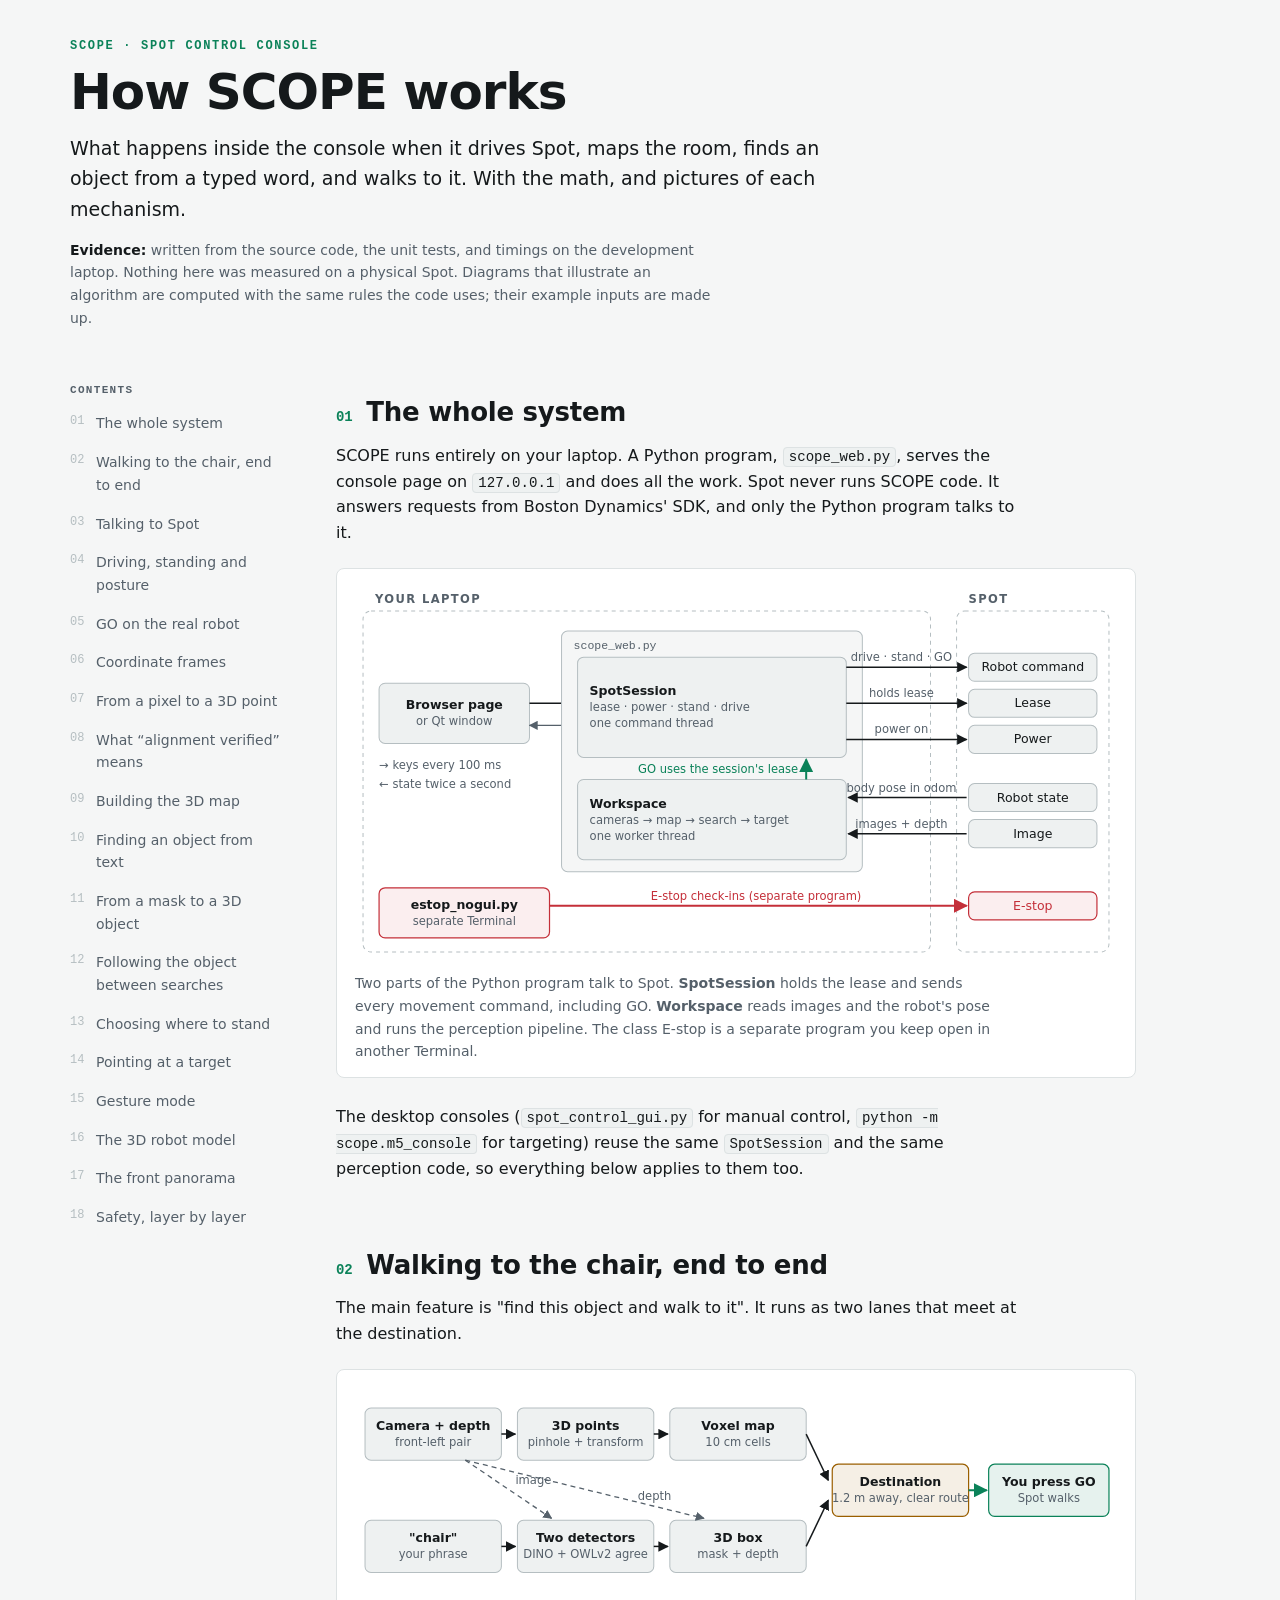
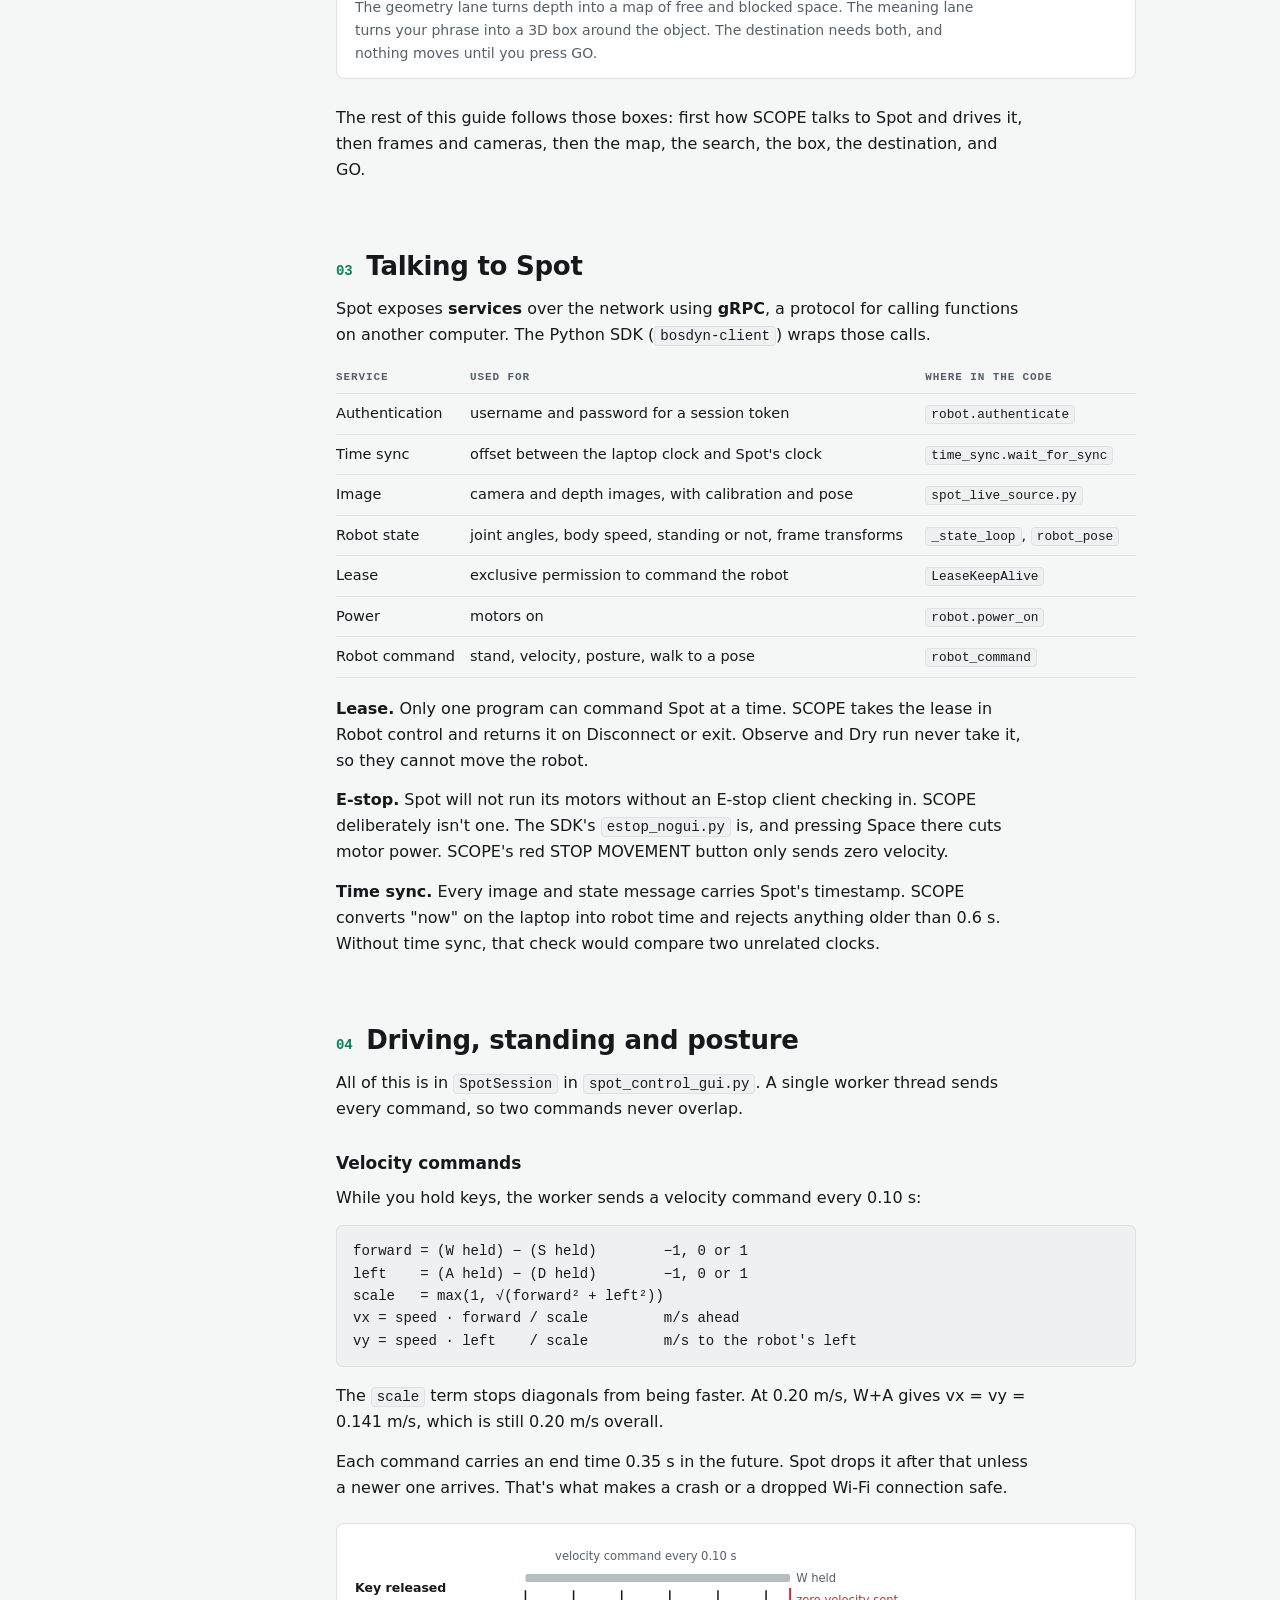
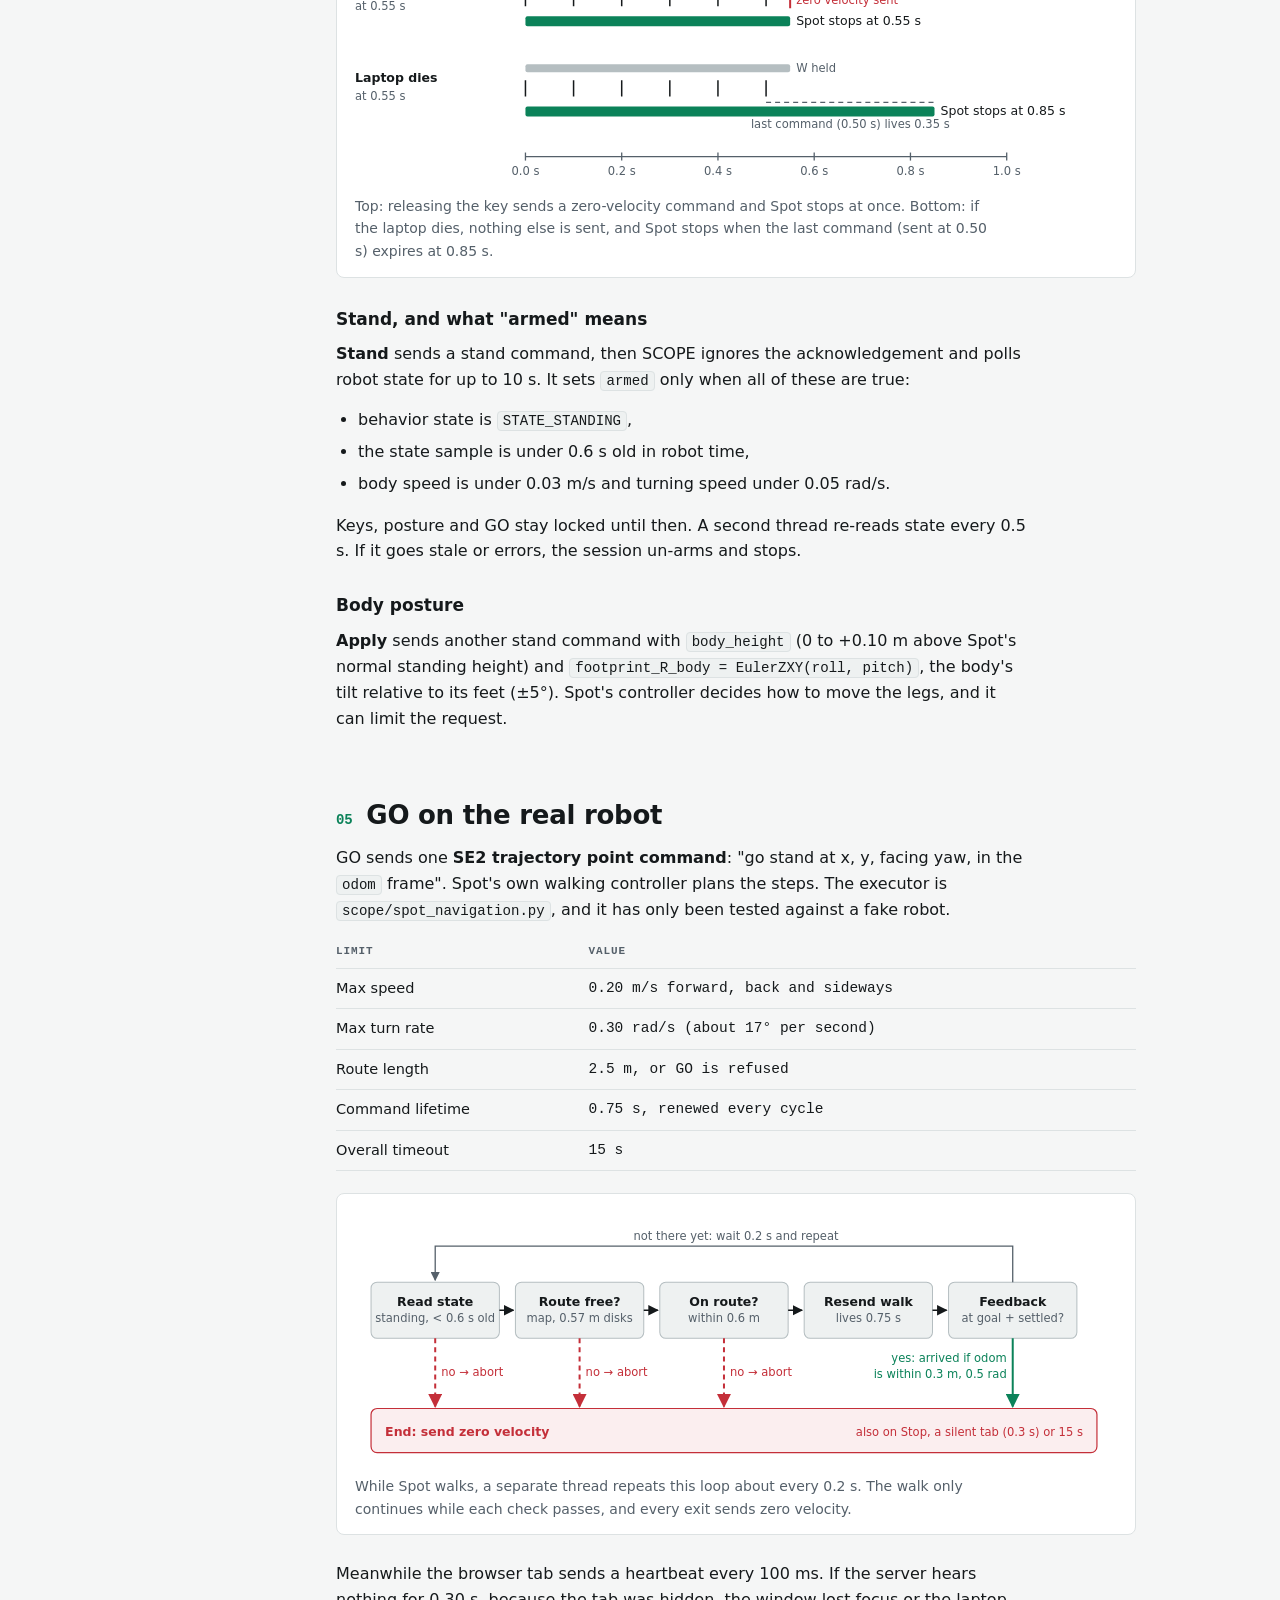
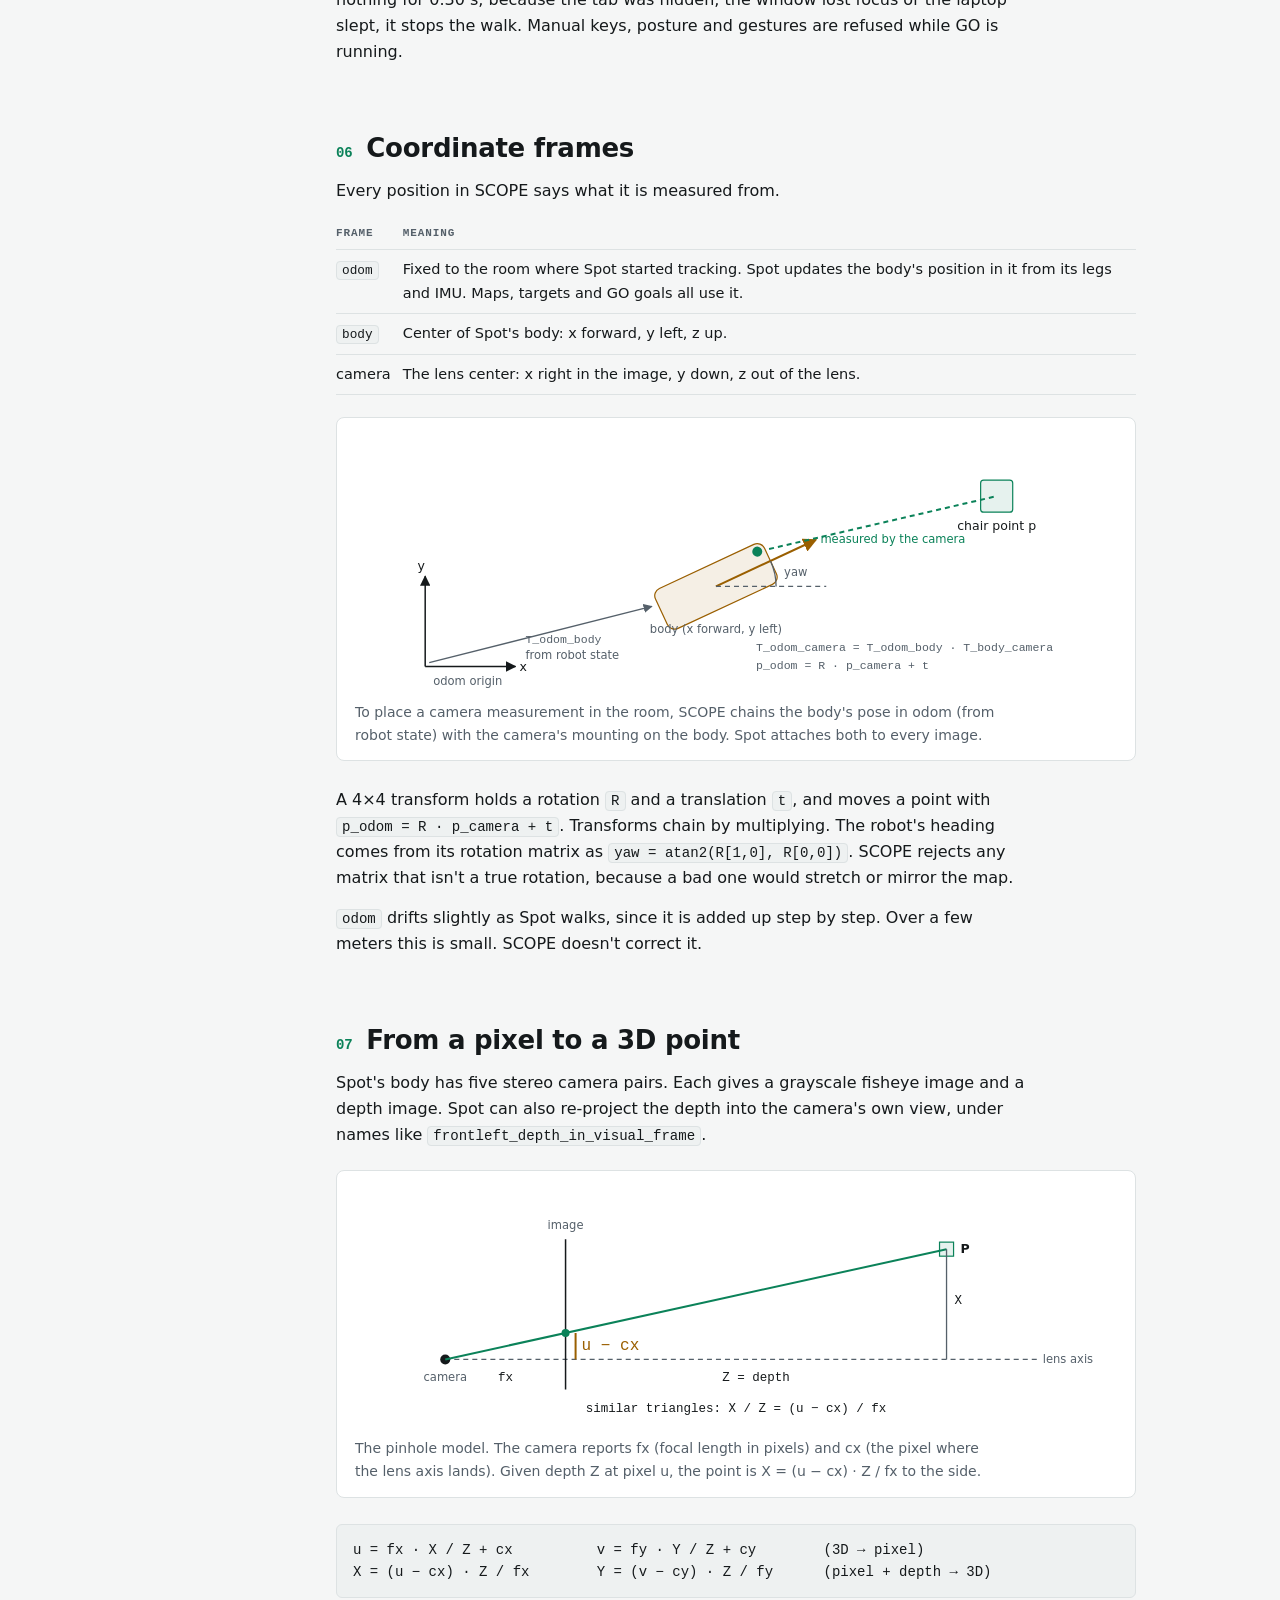
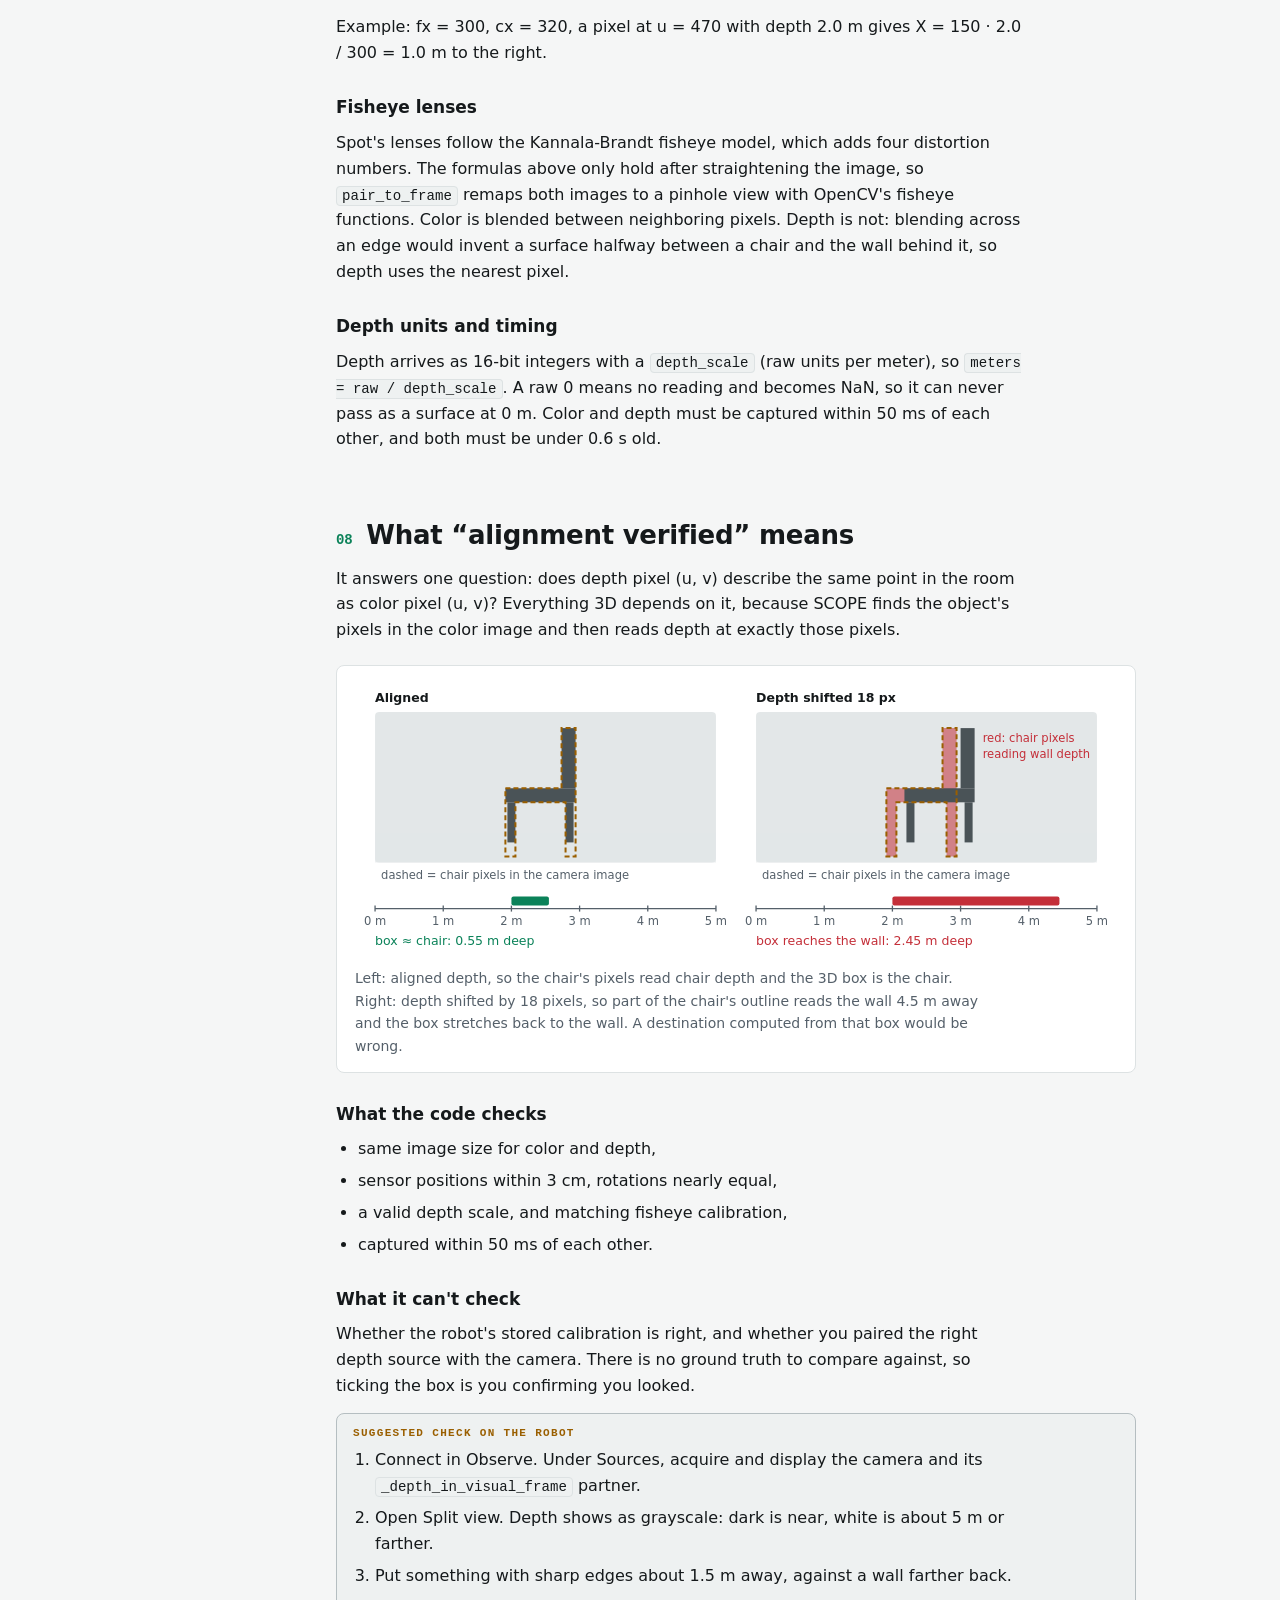
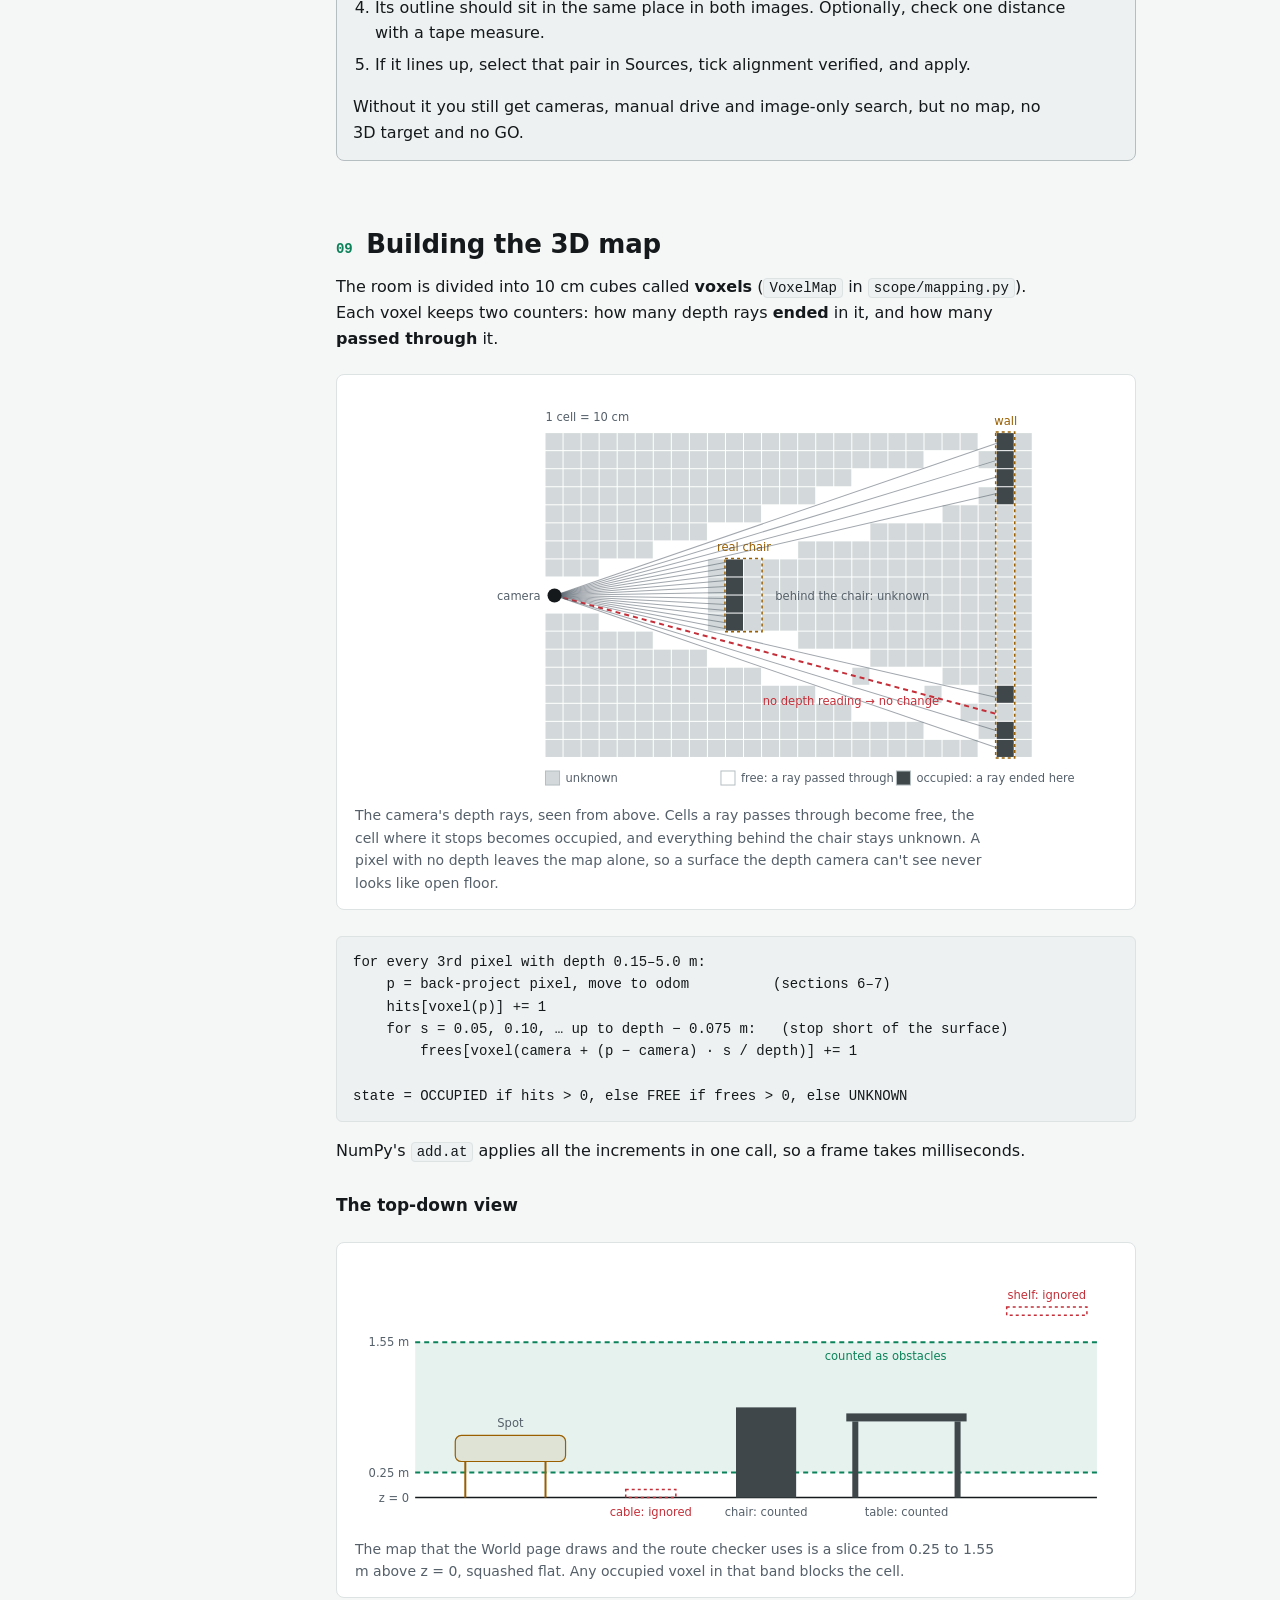
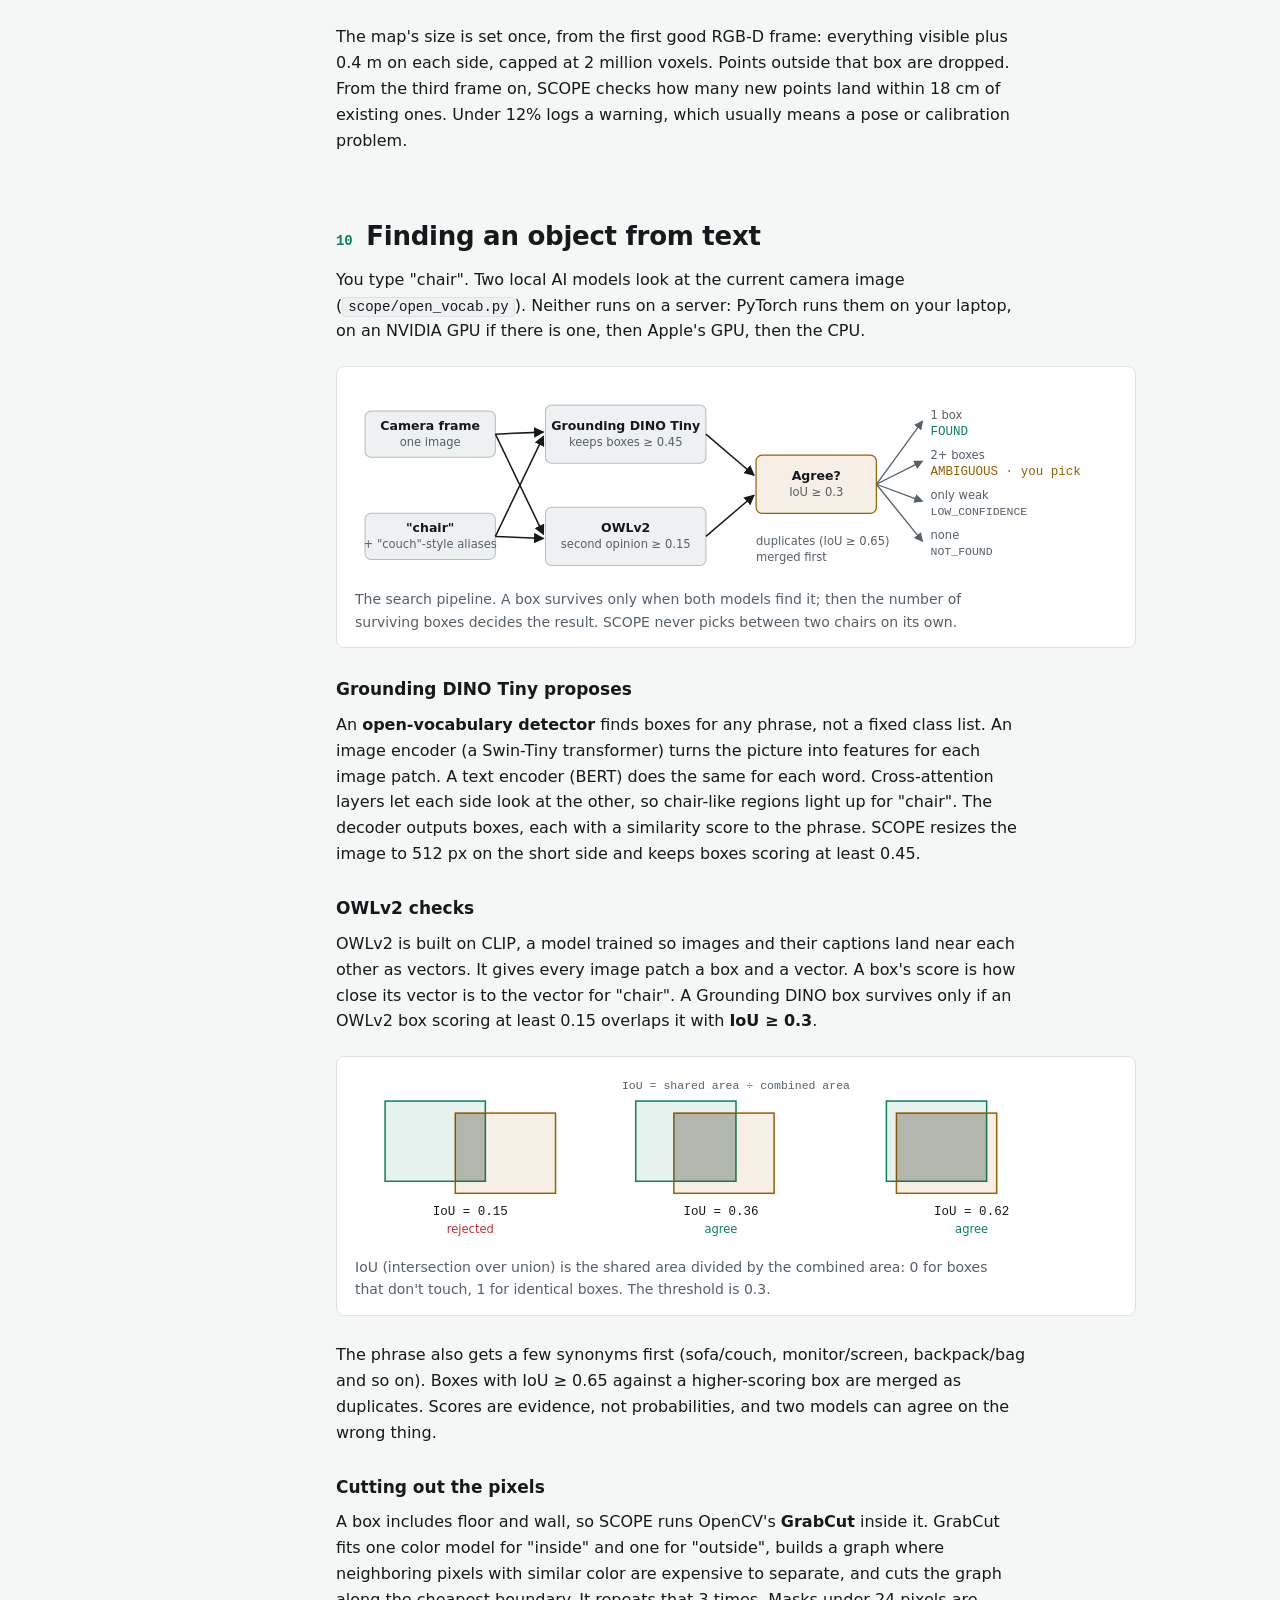
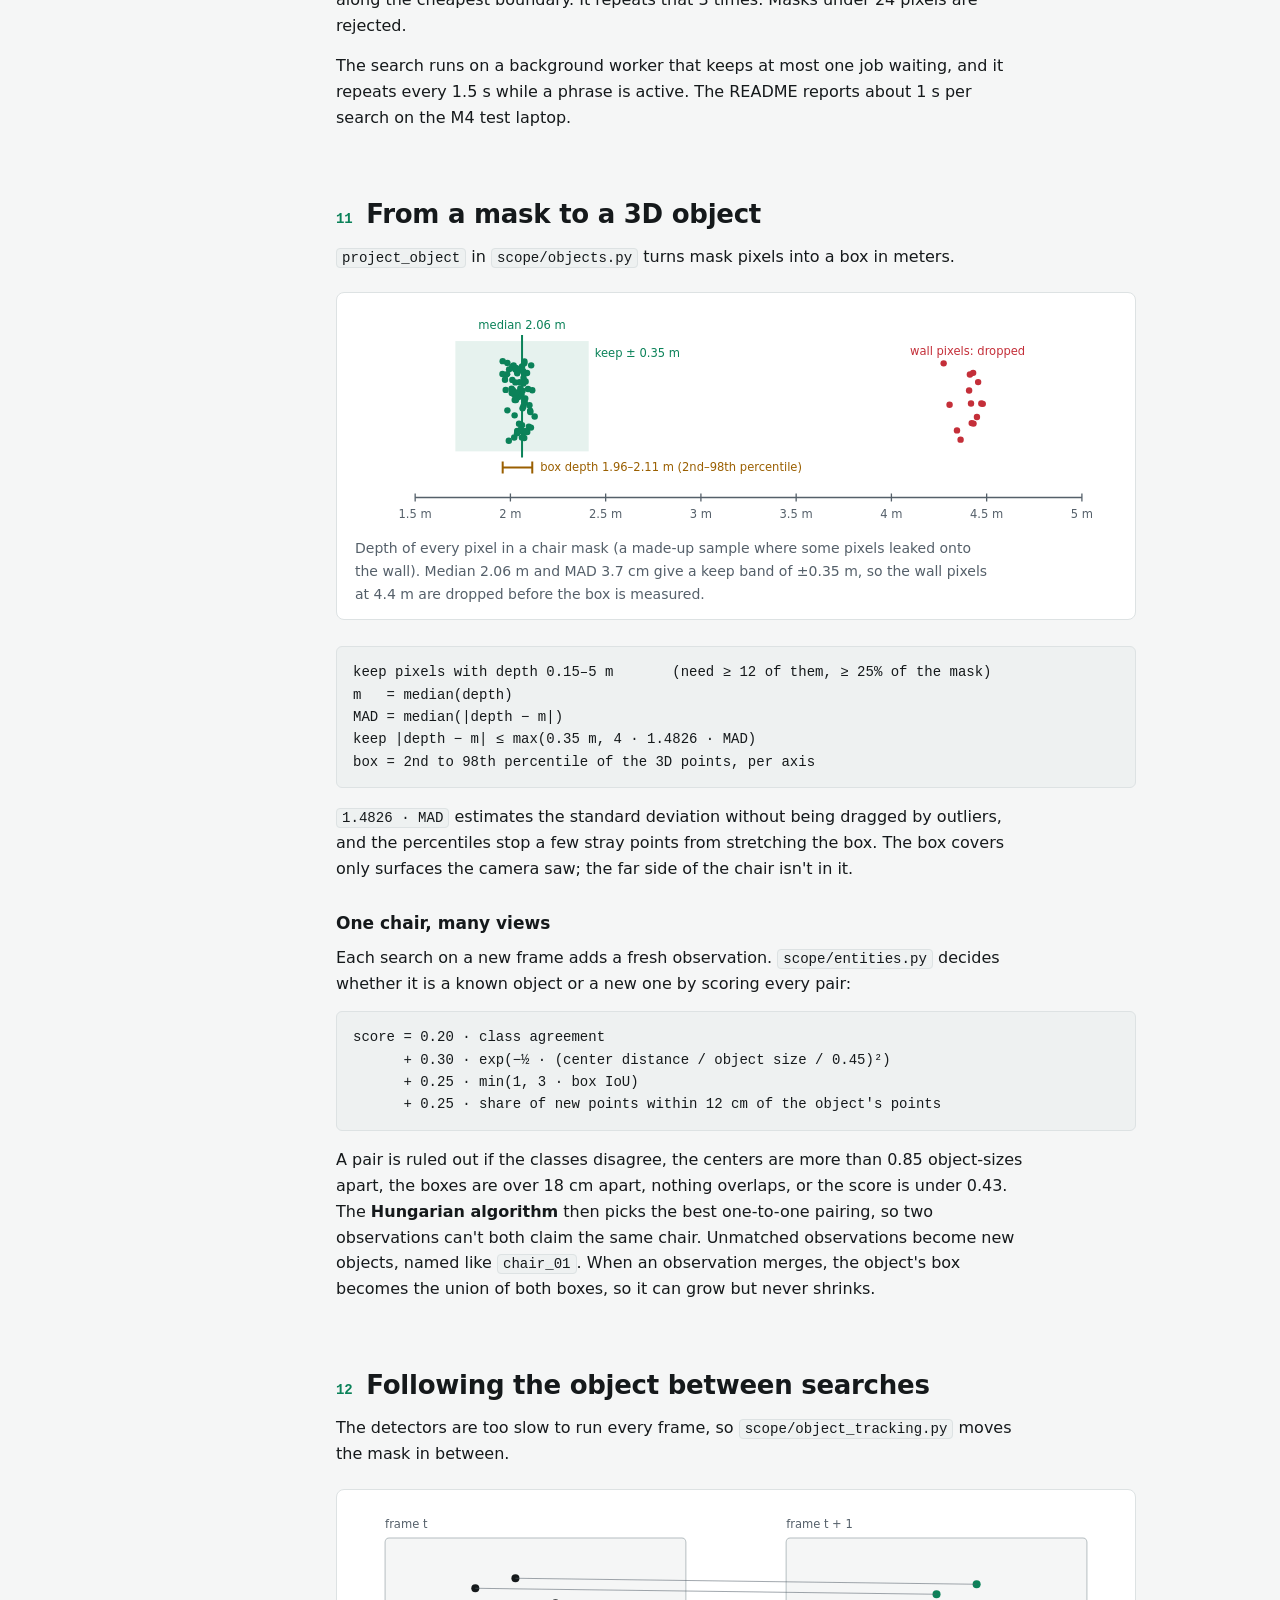
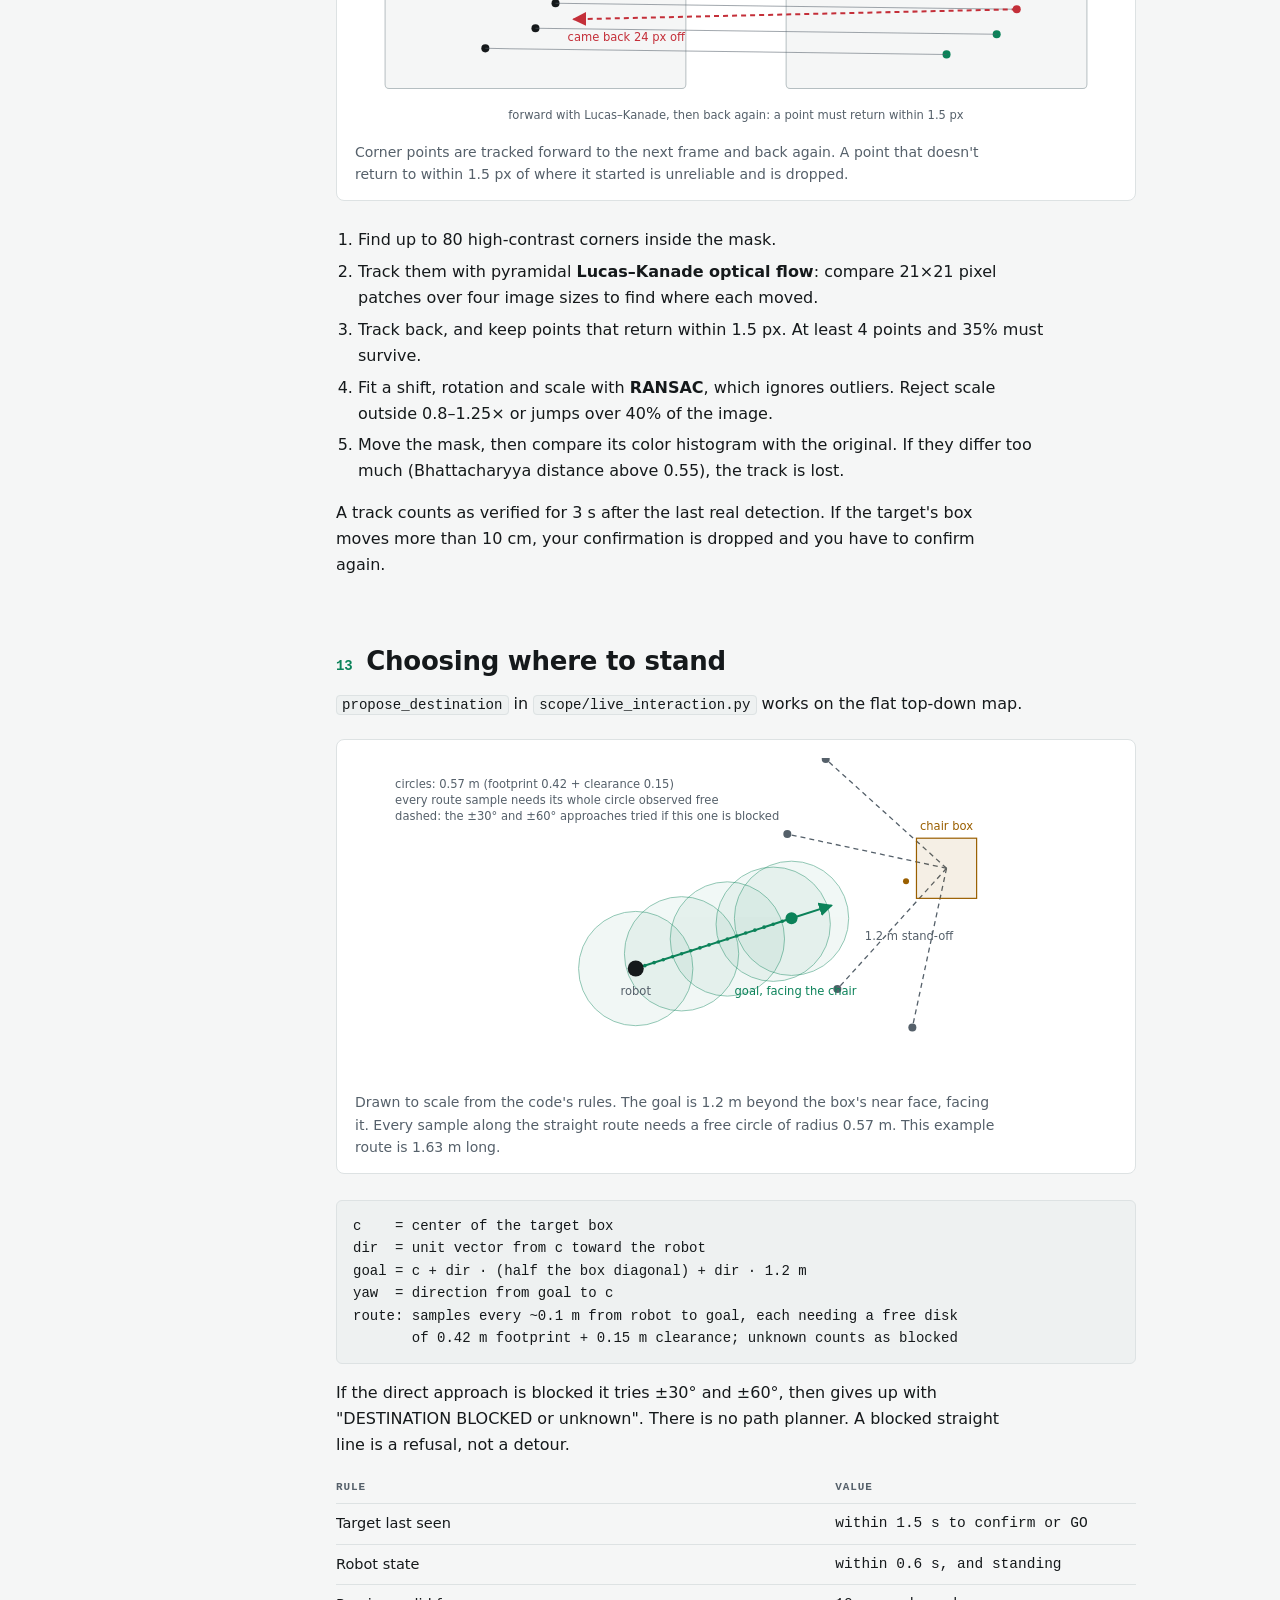
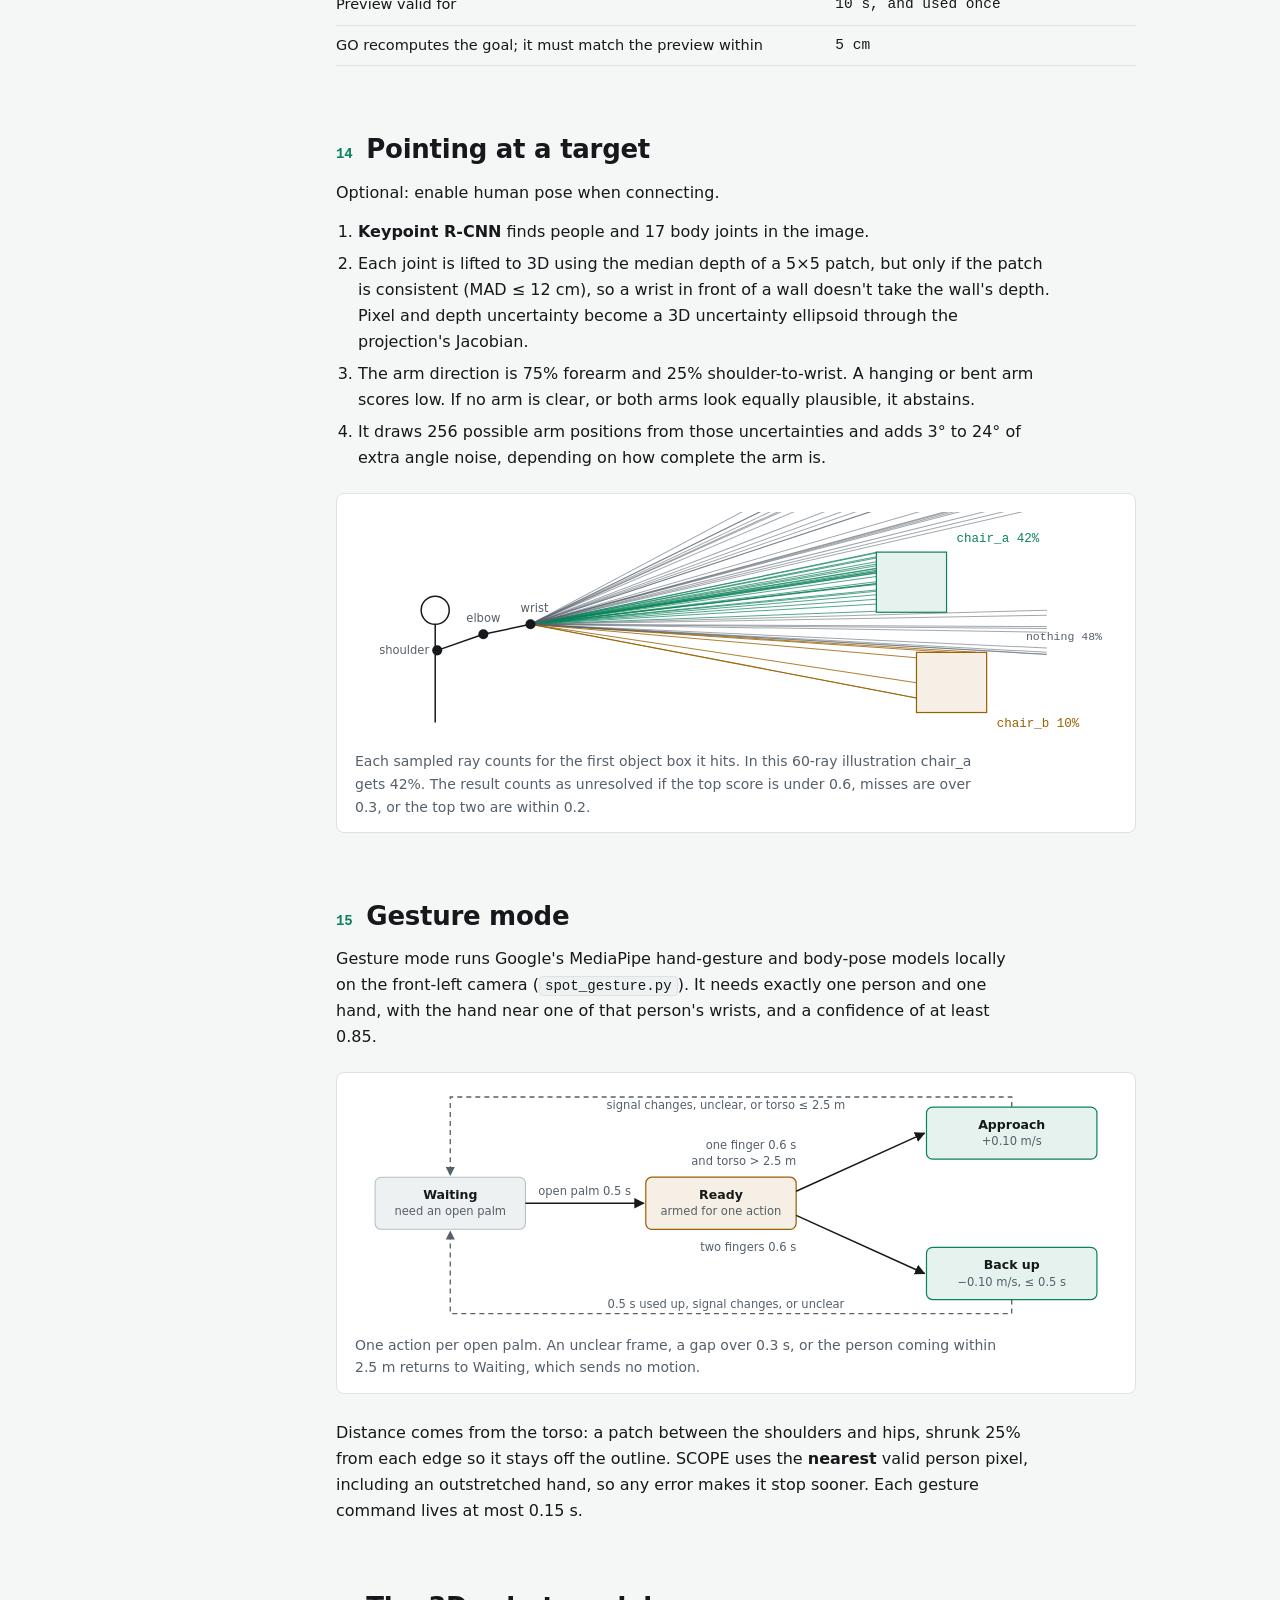
<file: docs/how-scope-works.html>
<!doctype html>
<html lang="en">
<head>
<meta charset="utf-8">
<meta name="viewport" content="width=device-width, initial-scale=1, viewport-fit=cover">
<title>How SCOPE Works</title>
<style>
/* Layout: sticky contents rail beside one reading column; figures fill the column. */
:root {
  color-scheme: dark;
  --bg: #0b0c0d; --panel: #121516; --raised: #191d1f; --line: #24292c; --line-strong: #3a4145;
  --fg: #e6e8e9; --muted: #9ba3a8; --accent: #3ecf9b; --accent-soft: rgba(62,207,155,.13);
  --target: #f0b44c; --target-soft: rgba(240,180,76,.14); --stop: #ef5a64; --stop-soft: rgba(239,90,100,.13);
  --map-unk: #070808; --map-free: #263034; --map-occ: #8a959a; --depth-far: #c9cfd1; --depth-near: #3b4246;
  --code: #15191b;
  --sans: -apple-system, BlinkMacSystemFont, "SF Pro Text", "Segoe UI", system-ui, Roboto, sans-serif;
  --mono: ui-monospace, "SF Mono", Menlo, Consolas, "Liberation Mono", monospace;
}
@media (prefers-color-scheme: light) { :root:not([data-theme="dark"]) {
  color-scheme: light;
  --bg: #f5f6f6; --panel: #ffffff; --raised: #eef1f1; --line: #dde2e3; --line-strong: #b5bec1;
  --fg: #15191b; --muted: #55606a; --accent: #0b8259; --accent-soft: rgba(11,130,89,.10);
  --target: #9a5f00; --target-soft: rgba(154,95,0,.10); --stop: #c42f39; --stop-soft: rgba(196,47,57,.08);
  --map-unk: #d3d9da; --map-free: #ffffff; --map-occ: #3f474b; --depth-far: #e3e7e8; --depth-near: #4a5357;
  --code: #eef1f1;
} }
:root[data-theme="light"] {
  color-scheme: light;
  --bg: #f5f6f6; --panel: #ffffff; --raised: #eef1f1; --line: #dde2e3; --line-strong: #b5bec1;
  --fg: #15191b; --muted: #55606a; --accent: #0b8259; --accent-soft: rgba(11,130,89,.10);
  --target: #9a5f00; --target-soft: rgba(154,95,0,.10); --stop: #c42f39; --stop-soft: rgba(196,47,57,.08);
  --map-unk: #d3d9da; --map-free: #ffffff; --map-occ: #3f474b; --depth-far: #e3e7e8; --depth-near: #4a5357;
  --code: #eef1f1;
}
:root[data-theme="dark"] {
  color-scheme: dark;
  --bg: #0b0c0d; --panel: #121516; --raised: #191d1f; --line: #24292c; --line-strong: #3a4145;
  --fg: #e6e8e9; --muted: #9ba3a8; --accent: #3ecf9b; --accent-soft: rgba(62,207,155,.13);
  --target: #f0b44c; --target-soft: rgba(240,180,76,.14); --stop: #ef5a64; --stop-soft: rgba(239,90,100,.13);
  --map-unk: #070808; --map-free: #263034; --map-occ: #8a959a; --depth-far: #c9cfd1; --depth-near: #3b4246;
  --code: #15191b;
}
* { box-sizing: border-box; }
body { margin: 0; background: var(--bg); color: var(--fg); font: 16px/1.62 var(--sans);
  -webkit-font-smoothing: antialiased; }
.wrap { max-width: 1180px; margin: 0 auto; padding-inline: 20px; padding-block: 40px 96px;
  display: grid; grid-template-columns: 210px minmax(0, 1fr); gap: 56px; }
header.top { grid-column: 1 / -1; display: grid; gap: 14px; max-width: 820px; }
.eyebrow { font: 600 12px/1 var(--mono); letter-spacing: .14em; text-transform: uppercase; color: var(--accent); }
h1 { font-size: clamp(34px, 5vw, 50px); line-height: 1.05; letter-spacing: -.02em; margin: 0; text-wrap: balance; }
.lede { font-size: 19px; color: var(--fg); margin: 0; max-width: 64ch; }
.note { font-size: 14px; color: var(--muted); margin: 0; max-width: 72ch; }
.note b { color: var(--fg); font-weight: 600; }
nav.toc { position: sticky; top: calc(env(safe-area-inset-top, 0px) + 24px); align-self: start;
  max-height: calc(100vh - 48px); overflow: auto; font-size: 14px; }
nav.toc p { font: 600 11px/1 var(--mono); letter-spacing: .12em; text-transform: uppercase; color: var(--muted); margin: 0 0 12px; }
nav.toc ol { list-style: none; margin: 0; padding: 0; display: grid; gap: 2px; }
nav.toc a { display: grid; grid-template-columns: 26px 1fr; color: var(--muted); text-decoration: none; padding: 4px 0; }
nav.toc a span { font: 12px/1.6 var(--mono); color: var(--line-strong); }
nav.toc a:hover, nav.toc a:focus-visible { color: var(--fg); }
article { min-width: 0; max-width: 800px; }
section { padding-top: 12px; margin-bottom: 56px; scroll-margin-top: 24px; }
h2 { font-size: 26px; line-height: 1.2; letter-spacing: -.01em; margin: 0 0 14px; text-wrap: balance;
  display: flex; gap: 14px; align-items: baseline; }
h2 .n { font: 600 14px/1 var(--mono); color: var(--accent); }
h3 { font-size: 17px; margin: 28px 0 8px; }
p, li { max-width: 68ch; }
p { margin: 0 0 14px; }
ul, ol.steps { padding-left: 22px; margin: 0 0 16px; }
li { margin-bottom: 6px; }
a { color: var(--accent); }
code { font: .88em var(--mono); background: var(--code); border: 1px solid var(--line); border-radius: 4px; padding: 1px 5px; }
pre.math { font: 14px/1.6 var(--mono); background: var(--code); border: 1px solid var(--line); border-radius: 6px;
  padding: 14px 16px; overflow-x: auto; margin: 0 0 16px; max-width: 100%; }
figure { margin: 22px 0 26px; padding: 18px 18px 14px; background: var(--panel); border: 1px solid var(--line);
  border-radius: 8px; overflow-x: auto; }
figure svg { display: block; width: 100%; height: auto; min-width: var(--minw, 560px); color: var(--fg);
  font-family: var(--sans); }
figcaption { color: var(--muted); font-size: 14px; margin-top: 12px; max-width: 72ch; }
.tbl { overflow-x: auto; margin: 0 0 18px; }
table { border-collapse: collapse; font-size: 14.5px; min-width: 480px; width: 100%; font-variant-numeric: tabular-nums; }
th, td { text-align: left; padding: 8px 12px 8px 0; border-bottom: 1px solid var(--line); vertical-align: top; }
th { font: 600 11px/1.4 var(--mono); letter-spacing: .08em; text-transform: uppercase; color: var(--muted); }
td.num { font-family: var(--mono); white-space: nowrap; }
.callout { border: 1px solid var(--line-strong); background: var(--raised); border-radius: 8px; padding: 14px 16px; margin: 0 0 18px; }
.callout p:last-child { margin-bottom: 0; }
.callout .label { font: 600 11px/1 var(--mono); letter-spacing: .12em; text-transform: uppercase; color: var(--target); margin-bottom: 8px; display: block; }
dl.gloss { display: grid; grid-template-columns: minmax(130px, 210px) minmax(0, 1fr); gap: 8px 20px; margin: 0; }
dl.gloss dt { font-weight: 600; }
dl.gloss dd { margin: 0; color: var(--muted); }
/* SVG vocabulary */
svg .t { fill: currentColor; font-size: 12.5px; }
svg .tb { font-weight: 600; }
svg .tm { fill: var(--muted); font-size: 11.5px; }
svg .tmono { font-family: var(--mono); }
svg .tcap { letter-spacing: .12em; font-weight: 600; }
svg .ta { fill: var(--accent); } svg .tt { fill: var(--target); } svg .ts { fill: var(--stop); }
svg .mk { fill: currentColor; } svg .mk-a { fill: var(--accent); } svg .mk-s { fill: var(--stop); }
svg .mk-m { fill: var(--muted); } svg .mk-t { fill: var(--target); }
svg .ln { stroke: currentColor; stroke-width: 1.5; fill: none; }
svg .ln-m { stroke: var(--muted); stroke-width: 1.3; fill: none; }
svg .ln-a { stroke: var(--accent); stroke-width: 2; fill: none; }
svg .ln-t { stroke: var(--target); stroke-width: 2; fill: none; }
svg .ln-s { stroke: var(--stop); stroke-width: 2; fill: none; }
svg .dash { stroke-dasharray: 5 4; }
svg .ray { stroke: var(--muted); stroke-width: 1; opacity: .55; fill: none; }
svg .ray-a { stroke: var(--accent); stroke-width: 1; opacity: .7; fill: none; }
svg .ray-t { stroke: var(--target); stroke-width: 1; opacity: .8; fill: none; }
svg .leg { stroke: var(--target); stroke-width: 7; stroke-linecap: round; fill: none; }
svg .ln-fill { fill: none; stroke: currentColor; stroke-width: 1.5; }
svg .box { fill: var(--raised); stroke: var(--line-strong); stroke-width: 1; }
svg .box-a { fill: var(--accent-soft); stroke: var(--accent); stroke-width: 1.2; }
svg .box-t { fill: var(--target-soft); stroke: var(--target); stroke-width: 1.2; }
svg .box-s { fill: var(--stop-soft); stroke: var(--stop); stroke-width: 1.2; }
svg .panelbox { fill: var(--bg); stroke: var(--line-strong); stroke-width: 1; }
svg .frame { fill: none; stroke: var(--line-strong); stroke-width: 1; stroke-dasharray: 4 4; }
svg .dot { fill: currentColor; } svg .dot-a { fill: var(--accent); } svg .dot-s { fill: var(--stop); }
svg .dot-t { fill: var(--target); } svg .dot-m { fill: var(--muted); }
svg .c-unk { fill: var(--map-unk); } svg .c-free { fill: var(--map-free); } svg .c-occ { fill: var(--map-occ); }
svg .sw { stroke: var(--line-strong); stroke-width: 1; }
svg .truth { fill: none; stroke: var(--target); stroke-width: 1.5; stroke-dasharray: 3 3; }
svg .band { fill: var(--accent-soft); }
svg .bar-a { fill: var(--accent); } svg .bar-s { fill: var(--stop); } svg .bar-m { fill: var(--line-strong); }
svg .depth-far { fill: var(--depth-far); } svg .depth-floor { fill: var(--depth-far); opacity: .7; }
svg .depth-near { fill: var(--depth-near); }
svg .mask { fill: none; stroke: var(--target); stroke-width: 2; stroke-dasharray: 5 3; }
svg .leak-fill { fill: var(--stop); opacity: .55; stroke: none; }
svg .obj { fill: var(--map-occ); } svg .obj-x { fill: none; stroke: var(--stop); stroke-width: 1.5; stroke-dasharray: 3 3; }
svg .disk { fill: var(--accent-soft); stroke: var(--accent); stroke-width: .8; opacity: .55; }
svg .r-a { fill: var(--accent-soft); stroke: var(--accent); stroke-width: 1.5; }
svg .r-t { fill: var(--target-soft); stroke: var(--target); stroke-width: 1.5; }
svg .r-i { fill: var(--fg); opacity: .22; }
@media (max-width: 900px) {
  .wrap { grid-template-columns: minmax(0, 1fr); gap: 28px; padding-block: 28px 72px; }
  nav.toc { position: static; max-height: none; border: 1px solid var(--line); border-radius: 8px; padding: 14px 16px; }
  nav.toc ol { grid-template-columns: repeat(auto-fill, minmax(180px, 1fr)); }
  h2 { font-size: 23px; }
  .lede { font-size: 17px; }
  dl.gloss { grid-template-columns: minmax(0, 1fr); gap: 2px 0; }
  dl.gloss dd { margin-bottom: 10px; }
}
@media (prefers-reduced-motion: no-preference) { html { scroll-behavior: smooth; } }
</style>
</head>
<body>
<div class="wrap">
<header class="top">
<div class="eyebrow">SCOPE · Spot control console</div>
<h1>How SCOPE works</h1>
<p class="lede">What happens inside the console when it drives Spot, maps the room, finds an object from a typed word, and walks to it. With the math, and pictures of each mechanism.</p>
<p class="note"><b>Evidence:</b> written from the source code, the unit tests, and timings on the development laptop. Nothing here was measured on a physical Spot. Diagrams that illustrate an algorithm are computed with the same rules the code uses; their example inputs are made up.</p>
</header>
<nav class="toc" aria-label="Contents"><p>Contents</p><ol><li><a href="#system"><span>01</span>The whole system</a></li><li><a href="#pipeline"><span>02</span>Walking to the chair, end to end</a></li><li><a href="#sdk"><span>03</span>Talking to Spot</a></li><li><a href="#drive"><span>04</span>Driving, standing and posture</a></li><li><a href="#go"><span>05</span>GO on the real robot</a></li><li><a href="#frames"><span>06</span>Coordinate frames</a></li><li><a href="#pixels"><span>07</span>From a pixel to a 3D point</a></li><li><a href="#alignment"><span>08</span>What “alignment verified” means</a></li><li><a href="#map"><span>09</span>Building the 3D map</a></li><li><a href="#search"><span>10</span>Finding an object from text</a></li><li><a href="#box"><span>11</span>From a mask to a 3D object</a></li><li><a href="#tracking"><span>12</span>Following the object between searches</a></li><li><a href="#destination"><span>13</span>Choosing where to stand</a></li><li><a href="#pointing"><span>14</span>Pointing at a target</a></li><li><a href="#gesture"><span>15</span>Gesture mode</a></li><li><a href="#model"><span>16</span>The 3D robot model</a></li><li><a href="#panorama"><span>17</span>The front panorama</a></li><li><a href="#safety"><span>18</span>Safety, layer by layer</a></li><li><a href="#first-run"><span>19</span>First run on the robot</a></li><li><a href="#limits"><span>20</span>Limits that matter on a real robot</a></li><li><a href="#glossary"><span>21</span>Glossary</a></li></ol></nav>
<article><section id="system"><h2><span class="n">01</span>The whole system</h2>
<p>SCOPE runs entirely on your laptop. A Python program, <code>scope_web.py</code>, serves the console page on <code>127.0.0.1</code> and does all the work. Spot never runs SCOPE code. It answers requests from Boston Dynamics' SDK, and only the Python program talks to it.</p>
<figure><svg viewBox="0 0 760 372" role="img" aria-label="Browser talks only to the local Python server; SpotSession sends every command to Spot, the Workspace reads images and pose, and the class E-stop is a separate program." style="--minw:640px"><defs><marker id="d1-ar" viewBox="0 0 10 10" refX="9" refY="5" markerWidth="7" markerHeight="7" orient="auto-start-reverse"><path class="mk" d="M0 0 L10 5 L0 10 z"/></marker><marker id="d1-aa" viewBox="0 0 10 10" refX="9" refY="5" markerWidth="7" markerHeight="7" orient="auto-start-reverse"><path class="mk-a" d="M0 0 L10 5 L0 10 z"/></marker><marker id="d1-as" viewBox="0 0 10 10" refX="9" refY="5" markerWidth="7" markerHeight="7" orient="auto-start-reverse"><path class="mk-s" d="M0 0 L10 5 L0 10 z"/></marker><marker id="d1-am" viewBox="0 0 10 10" refX="9" refY="5" markerWidth="7" markerHeight="7" orient="auto-start-reverse"><path class="mk-m" d="M0 0 L10 5 L0 10 z"/></marker><marker id="d1-at" viewBox="0 0 10 10" refX="9" refY="5" markerWidth="7" markerHeight="7" orient="auto-start-reverse"><path class="mk-t" d="M0 0 L10 5 L0 10 z"/></marker></defs><text x="20.0" y="16.0" class="tm tcap" text-anchor="start">YOUR LAPTOP</text><rect x="8" y="24" width="566" height="340" rx="8" class="frame"/><text x="612.0" y="16.0" class="tm tcap" text-anchor="start">SPOT</text><rect x="600" y="24" width="152" height="340" rx="8" class="frame"/><rect x="24" y="96" width="150" height="60" rx="6" class="box"/><text x="99.0" y="122.0" class="t tb" text-anchor="middle">Browser page</text><text x="99.0" y="138.0" class="tm" text-anchor="middle">or Qt window</text><path d="M174.0 116.0 L222.0 116.0" class="ln" marker-end="url(#d1-ar)"/><path d="M222.0 138.0 L174.0 138.0" class="ln-m" marker-end="url(#d1-am)"/><text x="24.0" y="182.0" class="tm" text-anchor="start">→ keys every 100 ms</text><text x="24.0" y="200.0" class="tm" text-anchor="start">← state twice a second</text><rect x="206" y="44" width="300" height="240" rx="6" class="panelbox"/><text x="218.0" y="62.0" class="tm tmono" text-anchor="start">scope_web.py</text><rect x="222" y="70" width="268" height="100" rx="6" class="box"/><text x="234.0" y="108.0" class="t tb" text-anchor="start">SpotSession</text><text x="234.0" y="124.0" class="tm" text-anchor="start">lease · power · stand · drive</text><text x="234.0" y="140.0" class="tm" text-anchor="start">one command thread</text><rect x="222" y="192" width="268" height="80" rx="6" class="box"/><text x="234.0" y="220.0" class="t tb" text-anchor="start">Workspace</text><text x="234.0" y="236.0" class="tm" text-anchor="start">cameras → map → search → target</text><text x="234.0" y="252.0" class="tm" text-anchor="start">one worker thread</text><path d="M450.0 192.0 L450.0 172.0" class="ln-a" marker-end="url(#d1-aa)"/><text x="442.0" y="186.0" class="tm ta" text-anchor="end">GO uses the session&#x27;s lease</text><rect x="612" y="66" width="128" height="28" rx="6" class="box"/><text x="676.0" y="84.0" class="t" text-anchor="middle">Robot command</text><rect x="612" y="102" width="128" height="28" rx="6" class="box"/><text x="676.0" y="120.0" class="t" text-anchor="middle">Lease</text><rect x="612" y="138" width="128" height="28" rx="6" class="box"/><text x="676.0" y="156.0" class="t" text-anchor="middle">Power</text><rect x="612" y="196" width="128" height="28" rx="6" class="box"/><text x="676.0" y="214.0" class="t" text-anchor="middle">Robot state</text><rect x="612" y="232" width="128" height="28" rx="6" class="box"/><text x="676.0" y="250.0" class="t" text-anchor="middle">Image</text><rect x="612" y="304" width="128" height="28" rx="6" class="box-s"/><text x="676.0" y="322.0" class="t ts" text-anchor="middle">E-stop</text><path d="M490.0 80.0 L610.0 80.0" class="ln" marker-end="url(#d1-ar)"/><text x="545.0" y="74.0" class="tm" text-anchor="middle">drive · stand · GO</text><path d="M490.0 116.0 L610.0 116.0" class="ln" marker-end="url(#d1-ar)"/><text x="545.0" y="110.0" class="tm" text-anchor="middle">holds lease</text><path d="M490.0 152.0 L610.0 152.0" class="ln" marker-end="url(#d1-ar)"/><text x="545.0" y="146.0" class="tm" text-anchor="middle">power on</text><path d="M610.0 210.0 L492.0 210.0" class="ln" marker-end="url(#d1-ar)"/><text x="545.0" y="204.0" class="tm" text-anchor="middle">body pose in odom</text><path d="M610.0 246.0 L492.0 246.0" class="ln" marker-end="url(#d1-ar)"/><text x="545.0" y="240.0" class="tm" text-anchor="middle">images + depth</text><rect x="24" y="300" width="170" height="50" rx="6" class="box-s"/><text x="109.0" y="321.0" class="t tb" text-anchor="middle">estop_nogui.py</text><text x="109.0" y="337.0" class="tm" text-anchor="middle">separate Terminal</text><path d="M194.0 318.0 L610.0 318.0" class="ln-s" marker-end="url(#d1-as)"/><text x="400.0" y="312.0" class="tm ts" text-anchor="middle">E-stop check-ins (separate program)</text></svg><figcaption>Two parts of the Python program talk to Spot. <b>SpotSession</b> holds the lease and sends every movement command, including GO. <b>Workspace</b> reads images and the robot's pose and runs the perception pipeline. The class E-stop is a separate program you keep open in another Terminal.</figcaption></figure>
<p>The desktop consoles (<code>spot_control_gui.py</code> for manual control, <code>python -m scope.m5_console</code> for targeting) reuse the same <code>SpotSession</code> and the same perception code, so everything below applies to them too.</p>
</section><section id="pipeline"><h2><span class="n">02</span>Walking to the chair, end to end</h2>
<p>The main feature is "find this object and walk to it". It runs as two lanes that meet at the destination.</p>
<figure><svg viewBox="0 0 760 196" role="img" aria-label="Geometry lane builds a map from depth, meaning lane turns the phrase into a 3D box; both feed the destination, then GO." style="--minw:640px"><defs><marker id="d2-ar" viewBox="0 0 10 10" refX="9" refY="5" markerWidth="7" markerHeight="7" orient="auto-start-reverse"><path class="mk" d="M0 0 L10 5 L0 10 z"/></marker><marker id="d2-aa" viewBox="0 0 10 10" refX="9" refY="5" markerWidth="7" markerHeight="7" orient="auto-start-reverse"><path class="mk-a" d="M0 0 L10 5 L0 10 z"/></marker><marker id="d2-as" viewBox="0 0 10 10" refX="9" refY="5" markerWidth="7" markerHeight="7" orient="auto-start-reverse"><path class="mk-s" d="M0 0 L10 5 L0 10 z"/></marker><marker id="d2-am" viewBox="0 0 10 10" refX="9" refY="5" markerWidth="7" markerHeight="7" orient="auto-start-reverse"><path class="mk-m" d="M0 0 L10 5 L0 10 z"/></marker><marker id="d2-at" viewBox="0 0 10 10" refX="9" refY="5" markerWidth="7" markerHeight="7" orient="auto-start-reverse"><path class="mk-t" d="M0 0 L10 5 L0 10 z"/></marker></defs><rect x="10" y="20" width="136" height="52" rx="6" class="box"/><text x="78.0" y="42.0" class="t tb" text-anchor="middle">Camera + depth</text><text x="78.0" y="58.0" class="tm" text-anchor="middle">front-left pair</text><rect x="162" y="20" width="136" height="52" rx="6" class="box"/><text x="230.0" y="42.0" class="t tb" text-anchor="middle">3D points</text><text x="230.0" y="58.0" class="tm" text-anchor="middle">pinhole + transform</text><rect x="314" y="20" width="136" height="52" rx="6" class="box"/><text x="382.0" y="42.0" class="t tb" text-anchor="middle">Voxel map</text><text x="382.0" y="58.0" class="tm" text-anchor="middle">10 cm cells</text><rect x="10" y="132" width="136" height="52" rx="6" class="box"/><text x="78.0" y="154.0" class="t tb" text-anchor="middle">&quot;chair&quot;</text><text x="78.0" y="170.0" class="tm" text-anchor="middle">your phrase</text><rect x="162" y="132" width="136" height="52" rx="6" class="box"/><text x="230.0" y="154.0" class="t tb" text-anchor="middle">Two detectors</text><text x="230.0" y="170.0" class="tm" text-anchor="middle">DINO + OWLv2 agree</text><rect x="314" y="132" width="136" height="52" rx="6" class="box"/><text x="382.0" y="154.0" class="t tb" text-anchor="middle">3D box</text><text x="382.0" y="170.0" class="tm" text-anchor="middle">mask + depth</text><path d="M146.0 46.0 L160.0 46.0" class="ln" marker-end="url(#d2-ar)"/><path d="M146.0 158.0 L160.0 158.0" class="ln" marker-end="url(#d2-ar)"/><path d="M298.0 46.0 L312.0 46.0" class="ln" marker-end="url(#d2-ar)"/><path d="M298.0 158.0 L312.0 158.0" class="ln" marker-end="url(#d2-ar)"/><path d="M110.0 72.0 L196.0 130.0" class="ln-m dash" marker-end="url(#d2-am)"/><text x="160.0" y="96.0" class="tm" text-anchor="start">image</text><path d="M110.0 72.0 L348.0 130.0" class="ln-m dash" marker-end="url(#d2-am)"/><text x="282.0" y="112.0" class="tm" text-anchor="start">depth</text><rect x="476" y="76" width="136" height="52" rx="6" class="box-t"/><text x="544.0" y="98.0" class="t tb" text-anchor="middle">Destination</text><text x="544.0" y="114.0" class="tm" text-anchor="middle">1.2 m away, clear route</text><path d="M450.0 46.0 L472.0 92.0" class="ln" marker-end="url(#d2-ar)"/><path d="M450.0 158.0 L472.0 112.0" class="ln" marker-end="url(#d2-ar)"/><rect x="632" y="76" width="120" height="52" rx="6" class="box-a"/><text x="692.0" y="98.0" class="t tb" text-anchor="middle">You press GO</text><text x="692.0" y="114.0" class="tm" text-anchor="middle">Spot walks</text><path d="M612.0 102.0 L630.0 102.0" class="ln-a" marker-end="url(#d2-aa)"/></svg><figcaption>The geometry lane turns depth into a map of free and blocked space. The meaning lane turns your phrase into a 3D box around the object. The destination needs both, and nothing moves until you press GO.</figcaption></figure>
<p>The rest of this guide follows those boxes: first how SCOPE talks to Spot and drives it, then frames and cameras, then the map, the search, the box, the destination, and GO.</p>
</section><section id="sdk"><h2><span class="n">03</span>Talking to Spot</h2>
<p>Spot exposes <b>services</b> over the network using <b>gRPC</b>, a protocol for calling functions on another computer. The Python SDK (<code>bosdyn-client</code>) wraps those calls.</p>
<div class="tbl"><table><thead><tr><th>Service</th><th>Used for</th><th>Where in the code</th></tr></thead><tbody><tr><td>Authentication</td><td>username and password for a session token</td><td><code>robot.authenticate</code></td></tr><tr><td>Time sync</td><td>offset between the laptop clock and Spot's clock</td><td><code>time_sync.wait_for_sync</code></td></tr><tr><td>Image</td><td>camera and depth images, with calibration and pose</td><td><code>spot_live_source.py</code></td></tr><tr><td>Robot state</td><td>joint angles, body speed, standing or not, frame transforms</td><td><code>_state_loop</code>, <code>robot_pose</code></td></tr><tr><td>Lease</td><td>exclusive permission to command the robot</td><td><code>LeaseKeepAlive</code></td></tr><tr><td>Power</td><td>motors on</td><td><code>robot.power_on</code></td></tr><tr><td>Robot command</td><td>stand, velocity, posture, walk to a pose</td><td><code>robot_command</code></td></tr></tbody></table></div>
<p><b>Lease.</b> Only one program can command Spot at a time. SCOPE takes the lease in Robot control and returns it on Disconnect or exit. Observe and Dry run never take it, so they cannot move the robot.</p>
<p><b>E-stop.</b> Spot will not run its motors without an E-stop client checking in. SCOPE deliberately isn't one. The SDK's <code>estop_nogui.py</code> is, and pressing Space there cuts motor power. SCOPE's red STOP MOVEMENT button only sends zero velocity.</p>
<p><b>Time sync.</b> Every image and state message carries Spot's timestamp. SCOPE converts "now" on the laptop into robot time and rejects anything older than 0.6 s. Without time sync, that check would compare two unrelated clocks.</p>
</section><section id="drive"><h2><span class="n">04</span>Driving, standing and posture</h2>
<p>All of this is in <code>SpotSession</code> in <code>spot_control_gui.py</code>. A single worker thread sends every command, so two commands never overlap.</p>
<h3>Velocity commands</h3>
<p>While you hold keys, the worker sends a velocity command every 0.10 s:</p>
<pre class="math">forward = (W held) − (S held)        −1, 0 or 1
left    = (A held) − (D held)        −1, 0 or 1
scale   = max(1, √(forward² + left²))
vx = speed · forward / scale         m/s ahead
vy = speed · left    / scale         m/s to the robot's left</pre>
<p>The <code>scale</code> term stops diagonals from being faster. At 0.20 m/s, W+A gives vx = vy = 0.141 m/s, which is still 0.20 m/s overall.</p>
<p>Each command carries an end time 0.35 s in the future. Spot drops it after that unless a newer one arrives. That's what makes a crash or a dropped Wi-Fi connection safe.</p>
<figure><svg viewBox="0 0 760 240" role="img" aria-label="Each velocity command expires 0.35 s after it is sent. On release a zero command stops Spot at once; if the laptop dies, Spot stops when the last command expires." style="--minw:640px"><defs><marker id="d3-ar" viewBox="0 0 10 10" refX="9" refY="5" markerWidth="7" markerHeight="7" orient="auto-start-reverse"><path class="mk" d="M0 0 L10 5 L0 10 z"/></marker><marker id="d3-aa" viewBox="0 0 10 10" refX="9" refY="5" markerWidth="7" markerHeight="7" orient="auto-start-reverse"><path class="mk-a" d="M0 0 L10 5 L0 10 z"/></marker><marker id="d3-as" viewBox="0 0 10 10" refX="9" refY="5" markerWidth="7" markerHeight="7" orient="auto-start-reverse"><path class="mk-s" d="M0 0 L10 5 L0 10 z"/></marker><marker id="d3-am" viewBox="0 0 10 10" refX="9" refY="5" markerWidth="7" markerHeight="7" orient="auto-start-reverse"><path class="mk-m" d="M0 0 L10 5 L0 10 z"/></marker><marker id="d3-at" viewBox="0 0 10 10" refX="9" refY="5" markerWidth="7" markerHeight="7" orient="auto-start-reverse"><path class="mk-t" d="M0 0 L10 5 L0 10 z"/></marker></defs><text x="0.0" y="50.0" class="t tb" text-anchor="start">Key released</text><text x="0.0" y="68.0" class="tm" text-anchor="start">at 0.55 s</text><rect x="170.0" y="32" width="264.0" height="8" rx="2" class="bar-m"/><text x="440.0" y="40.0" class="tm" text-anchor="start">W held</text><line x1="170.0" y1="48.0" x2="170.0" y2="64.0" class="ln"/><line x1="218.0" y1="48.0" x2="218.0" y2="64.0" class="ln"/><line x1="266.0" y1="48.0" x2="266.0" y2="64.0" class="ln"/><line x1="314.0" y1="48.0" x2="314.0" y2="64.0" class="ln"/><line x1="362.0" y1="48.0" x2="362.0" y2="64.0" class="ln"/><line x1="410.0" y1="48.0" x2="410.0" y2="64.0" class="ln"/><line x1="434.0" y1="46.0" x2="434.0" y2="66.0" class="ln-s"/><text x="440.0" y="62.0" class="tm ts" text-anchor="start">zero velocity sent</text><rect x="170.0" y="74" width="264.0" height="10" rx="2" class="bar-a"/><text x="440.0" y="83.0" class="t" text-anchor="start">Spot stops at 0.55 s</text><text x="0.0" y="140.0" class="t tb" text-anchor="start">Laptop dies</text><text x="0.0" y="158.0" class="tm" text-anchor="start">at 0.55 s</text><rect x="170.0" y="122" width="264.0" height="8" rx="2" class="bar-m"/><text x="440.0" y="130.0" class="tm" text-anchor="start">W held</text><line x1="170.0" y1="138.0" x2="170.0" y2="154.0" class="ln"/><line x1="218.0" y1="138.0" x2="218.0" y2="154.0" class="ln"/><line x1="266.0" y1="138.0" x2="266.0" y2="154.0" class="ln"/><line x1="314.0" y1="138.0" x2="314.0" y2="154.0" class="ln"/><line x1="362.0" y1="138.0" x2="362.0" y2="154.0" class="ln"/><line x1="410.0" y1="138.0" x2="410.0" y2="154.0" class="ln"/><rect x="170.0" y="164" width="408.0" height="10" rx="2" class="bar-a"/><line x1="410.0" y1="160.0" x2="578.0" y2="160.0" class="ln-m dash"/><text x="494.0" y="186.0" class="tm" text-anchor="middle">last command (0.50 s) lives 0.35 s</text><text x="584.0" y="173.0" class="t" text-anchor="start">Spot stops at 0.85 s</text><text x="290.0" y="18.0" class="tm" text-anchor="middle">velocity command every 0.10 s</text><line x1="170.0" y1="214.0" x2="650.0" y2="214.0" class="ln-m"/><line x1="170.0" y1="210.0" x2="170.0" y2="218.0" class="ln-m"/><text x="170.0" y="232.0" class="tm" text-anchor="middle">0.0 s</text><line x1="266.0" y1="210.0" x2="266.0" y2="218.0" class="ln-m"/><text x="266.0" y="232.0" class="tm" text-anchor="middle">0.2 s</text><line x1="362.0" y1="210.0" x2="362.0" y2="218.0" class="ln-m"/><text x="362.0" y="232.0" class="tm" text-anchor="middle">0.4 s</text><line x1="458.0" y1="210.0" x2="458.0" y2="218.0" class="ln-m"/><text x="458.0" y="232.0" class="tm" text-anchor="middle">0.6 s</text><line x1="554.0" y1="210.0" x2="554.0" y2="218.0" class="ln-m"/><text x="554.0" y="232.0" class="tm" text-anchor="middle">0.8 s</text><line x1="650.0" y1="210.0" x2="650.0" y2="218.0" class="ln-m"/><text x="650.0" y="232.0" class="tm" text-anchor="middle">1.0 s</text></svg><figcaption>Top: releasing the key sends a zero-velocity command and Spot stops at once. Bottom: if the laptop dies, nothing else is sent, and Spot stops when the last command (sent at 0.50 s) expires at 0.85 s.</figcaption></figure>
<h3>Stand, and what "armed" means</h3>
<p><b>Stand</b> sends a stand command, then SCOPE ignores the acknowledgement and polls robot state for up to 10 s. It sets <code>armed</code> only when all of these are true:</p>
<ul>
<li>behavior state is <code>STATE_STANDING</code>,</li>
<li>the state sample is under 0.6 s old in robot time,</li>
<li>body speed is under 0.03 m/s and turning speed under 0.05 rad/s.</li>
</ul>
<p>Keys, posture and GO stay locked until then. A second thread re-reads state every 0.5 s. If it goes stale or errors, the session un-arms and stops.</p>
<h3>Body posture</h3>
<p><b>Apply</b> sends another stand command with <code>body_height</code> (0 to +0.10 m above Spot's normal standing height) and <code>footprint_R_body = EulerZXY(roll, pitch)</code>, the body's tilt relative to its feet (±5°). Spot's controller decides how to move the legs, and it can limit the request.</p>
</section><section id="go"><h2><span class="n">05</span>GO on the real robot</h2>
<p>GO sends one <b>SE2 trajectory point command</b>: "go stand at x, y, facing yaw, in the <code>odom</code> frame". Spot's own walking controller plans the steps. The executor is <code>scope/spot_navigation.py</code>, and it has only been tested against a fake robot.</p>
<div class="tbl"><table><thead><tr><th>Limit</th><th>Value</th></tr></thead><tbody><tr><td>Max speed</td><td class="num">0.20 m/s forward, back and sideways</td></tr><tr><td>Max turn rate</td><td class="num">0.30 rad/s (about 17° per second)</td></tr><tr><td>Route length</td><td class="num">2.5 m, or GO is refused</td></tr><tr><td>Command lifetime</td><td class="num">0.75 s, renewed every cycle</td></tr><tr><td>Overall timeout</td><td class="num">15 s</td></tr></tbody></table></div>
<figure><svg viewBox="0 0 760 250" role="img" aria-label="The GO thread re-checks state, map and route every cycle and renews a short-lived walk command. Every way out ends with a zero-velocity command." style="--minw:640px"><defs><marker id="d13-ar" viewBox="0 0 10 10" refX="9" refY="5" markerWidth="7" markerHeight="7" orient="auto-start-reverse"><path class="mk" d="M0 0 L10 5 L0 10 z"/></marker><marker id="d13-aa" viewBox="0 0 10 10" refX="9" refY="5" markerWidth="7" markerHeight="7" orient="auto-start-reverse"><path class="mk-a" d="M0 0 L10 5 L0 10 z"/></marker><marker id="d13-as" viewBox="0 0 10 10" refX="9" refY="5" markerWidth="7" markerHeight="7" orient="auto-start-reverse"><path class="mk-s" d="M0 0 L10 5 L0 10 z"/></marker><marker id="d13-am" viewBox="0 0 10 10" refX="9" refY="5" markerWidth="7" markerHeight="7" orient="auto-start-reverse"><path class="mk-m" d="M0 0 L10 5 L0 10 z"/></marker><marker id="d13-at" viewBox="0 0 10 10" refX="9" refY="5" markerWidth="7" markerHeight="7" orient="auto-start-reverse"><path class="mk-t" d="M0 0 L10 5 L0 10 z"/></marker></defs><rect x="16" y="70" width="128" height="56" rx="6" class="box"/><text x="80.0" y="94.0" class="t tb" text-anchor="middle">Read state</text><text x="80.0" y="110.0" class="tm" text-anchor="middle">standing, &lt; 0.6 s old</text><rect x="160" y="70" width="128" height="56" rx="6" class="box"/><text x="224.0" y="94.0" class="t tb" text-anchor="middle">Route free?</text><text x="224.0" y="110.0" class="tm" text-anchor="middle">map, 0.57 m disks</text><rect x="304" y="70" width="128" height="56" rx="6" class="box"/><text x="368.0" y="94.0" class="t tb" text-anchor="middle">On route?</text><text x="368.0" y="110.0" class="tm" text-anchor="middle">within 0.6 m</text><rect x="448" y="70" width="128" height="56" rx="6" class="box"/><text x="512.0" y="94.0" class="t tb" text-anchor="middle">Resend walk</text><text x="512.0" y="110.0" class="tm" text-anchor="middle">lives 0.75 s</text><rect x="592" y="70" width="128" height="56" rx="6" class="box"/><text x="656.0" y="94.0" class="t tb" text-anchor="middle">Feedback</text><text x="656.0" y="110.0" class="tm" text-anchor="middle">at goal + settled?</text><path d="M144.0 98.0 L158.0 98.0" class="ln" marker-end="url(#d13-ar)"/><path d="M288.0 98.0 L302.0 98.0" class="ln" marker-end="url(#d13-ar)"/><path d="M432.0 98.0 L446.0 98.0" class="ln" marker-end="url(#d13-ar)"/><path d="M576.0 98.0 L590.0 98.0" class="ln" marker-end="url(#d13-ar)"/><path d="M656.0 70.0 L656.0 34.0 L80.0 34.0 L80.0 68.0" class="ln-m" marker-end="url(#d13-am)"/><text x="380.0" y="28.0" class="tm" text-anchor="middle">not there yet: wait 0.2 s and repeat</text><rect x="16" y="196" width="724" height="44" rx="6" class="box-s"/><text x="30.0" y="223.0" class="t tb ts" text-anchor="start">End: send zero velocity</text><text x="726.0" y="223.0" class="tm ts" text-anchor="end">also on Stop, a silent tab (0.3 s) or 15 s</text><path d="M80.0 126.0 L80.0 194.0" class="ln-s dash" marker-end="url(#d13-as)"/><text x="86.0" y="164.0" class="tm ts" text-anchor="start">no → abort</text><path d="M224.0 126.0 L224.0 194.0" class="ln-s dash" marker-end="url(#d13-as)"/><text x="230.0" y="164.0" class="tm ts" text-anchor="start">no → abort</text><path d="M368.0 126.0 L368.0 194.0" class="ln-s dash" marker-end="url(#d13-as)"/><text x="374.0" y="164.0" class="tm ts" text-anchor="start">no → abort</text><path d="M656.0 126.0 L656.0 194.0" class="ln-a" marker-end="url(#d13-aa)"/><text x="650.0" y="150.0" class="tm ta" text-anchor="end">yes: arrived if odom</text><text x="650.0" y="166.0" class="tm ta" text-anchor="end">is within 0.3 m, 0.5 rad</text></svg><figcaption>While Spot walks, a separate thread repeats this loop about every 0.2 s. The walk only continues while each check passes, and every exit sends zero velocity.</figcaption></figure>
<p>Meanwhile the browser tab sends a heartbeat every 100 ms. If the server hears nothing for 0.30 s, because the tab was hidden, the window lost focus or the laptop slept, it stops the walk. Manual keys, posture and gestures are refused while GO is running.</p>
</section><section id="frames"><h2><span class="n">06</span>Coordinate frames</h2>
<p>Every position in SCOPE says what it is measured from.</p>
<div class="tbl"><table><thead><tr><th>Frame</th><th>Meaning</th></tr></thead><tbody><tr><td><code>odom</code></td><td>Fixed to the room where Spot started tracking. Spot updates the body's position in it from its legs and IMU. Maps, targets and GO goals all use it.</td></tr><tr><td><code>body</code></td><td>Center of Spot's body: x forward, y left, z up.</td></tr><tr><td>camera</td><td>The lens center: x right in the image, y down, z out of the lens.</td></tr></tbody></table></div>
<figure><svg viewBox="0 0 760 252" role="img" aria-label="A point seen by the camera is moved into the odom frame by chaining the body pose from robot state with the camera&#x27;s mounting transform." style="--minw:640px"><defs><marker id="d4-ar" viewBox="0 0 10 10" refX="9" refY="5" markerWidth="7" markerHeight="7" orient="auto-start-reverse"><path class="mk" d="M0 0 L10 5 L0 10 z"/></marker><marker id="d4-aa" viewBox="0 0 10 10" refX="9" refY="5" markerWidth="7" markerHeight="7" orient="auto-start-reverse"><path class="mk-a" d="M0 0 L10 5 L0 10 z"/></marker><marker id="d4-as" viewBox="0 0 10 10" refX="9" refY="5" markerWidth="7" markerHeight="7" orient="auto-start-reverse"><path class="mk-s" d="M0 0 L10 5 L0 10 z"/></marker><marker id="d4-am" viewBox="0 0 10 10" refX="9" refY="5" markerWidth="7" markerHeight="7" orient="auto-start-reverse"><path class="mk-m" d="M0 0 L10 5 L0 10 z"/></marker><marker id="d4-at" viewBox="0 0 10 10" refX="9" refY="5" markerWidth="7" markerHeight="7" orient="auto-start-reverse"><path class="mk-t" d="M0 0 L10 5 L0 10 z"/></marker></defs><path d="M70.0 230.0 L160.0 230.0" class="ln" marker-end="url(#d4-ar)"/><path d="M70.0 230.0 L70.0 140.0" class="ln" marker-end="url(#d4-ar)"/><text x="164.0" y="234.0" class="t" text-anchor="start">x</text><text x="66.0" y="134.0" class="t" text-anchor="middle">y</text><text x="78.0" y="248.0" class="tm" text-anchor="start">odom origin</text><g transform="rotate(-25.0 360 150)"><rect x="300" y="128" width="120" height="44" rx="8" class="box-t"/><circle cx="412" cy="136" r="5" class="dot-a"/></g><path d="M360.0 150.0 L459.7 103.5" class="ln-t" marker-end="url(#d4-at)"/><line x1="360.0" y1="150.0" x2="470.0" y2="150.0" class="ln-m dash"/><path d="M420 150 A60 60 0 0 0 414.4 124.6" class="ln-m"/><text x="428.0" y="140.0" class="tm" text-anchor="start">yaw</text><text x="360.0" y="196.0" class="tm" text-anchor="middle">body (x forward, y left)</text><line x1="413.0" y1="112.7" x2="640.0" y2="60.0" class="ln-a dash"/><rect x="624" y="44" width="32" height="32" rx="3" class="box-a"/><text x="640.0" y="94.0" class="t" text-anchor="middle">chair point p</text><text x="536.5" y="106.4" class="tm ta" text-anchor="middle">measured by the camera</text><path d="M74.0 226.0 L296.0 170.0" class="ln-m" marker-end="url(#d4-am)"/><text x="170.0" y="206.0" class="tm tmono" text-anchor="start">T_odom_body</text><text x="170.0" y="222.0" class="tm" text-anchor="start">from robot state</text><text x="400.0" y="214.0" class="tm tmono" text-anchor="start">T_odom_camera = T_odom_body · T_body_camera</text><text x="400.0" y="232.0" class="tm tmono" text-anchor="start">p_odom = R · p_camera + t</text></svg><figcaption>To place a camera measurement in the room, SCOPE chains the body's pose in odom (from robot state) with the camera's mounting on the body. Spot attaches both to every image.</figcaption></figure>
<p>A 4×4 transform holds a rotation <code>R</code> and a translation <code>t</code>, and moves a point with <code>p_odom = R · p_camera + t</code>. Transforms chain by multiplying. The robot's heading comes from its rotation matrix as <code>yaw = atan2(R[1,0], R[0,0])</code>. SCOPE rejects any matrix that isn't a true rotation, because a bad one would stretch or mirror the map.</p>
<p><code>odom</code> drifts slightly as Spot walks, since it is added up step by step. Over a few meters this is small. SCOPE doesn't correct it.</p>
</section><section id="pixels"><h2><span class="n">07</span>From a pixel to a 3D point</h2>
<p>Spot's body has five stereo camera pairs. Each gives a grayscale fisheye image and a depth image. Spot can also re-project the depth into the camera's own view, under names like <code>frontleft_depth_in_visual_frame</code>.</p>
<figure><svg viewBox="0 0 760 236" role="img" aria-label="Side view of a pinhole camera. The pixel offset u minus cx relates to the sideways distance X by the same ratio as fx to depth Z." style="--minw:640px"><defs><marker id="d5-ar" viewBox="0 0 10 10" refX="9" refY="5" markerWidth="7" markerHeight="7" orient="auto-start-reverse"><path class="mk" d="M0 0 L10 5 L0 10 z"/></marker><marker id="d5-aa" viewBox="0 0 10 10" refX="9" refY="5" markerWidth="7" markerHeight="7" orient="auto-start-reverse"><path class="mk-a" d="M0 0 L10 5 L0 10 z"/></marker><marker id="d5-as" viewBox="0 0 10 10" refX="9" refY="5" markerWidth="7" markerHeight="7" orient="auto-start-reverse"><path class="mk-s" d="M0 0 L10 5 L0 10 z"/></marker><marker id="d5-am" viewBox="0 0 10 10" refX="9" refY="5" markerWidth="7" markerHeight="7" orient="auto-start-reverse"><path class="mk-m" d="M0 0 L10 5 L0 10 z"/></marker><marker id="d5-at" viewBox="0 0 10 10" refX="9" refY="5" markerWidth="7" markerHeight="7" orient="auto-start-reverse"><path class="mk-t" d="M0 0 L10 5 L0 10 z"/></marker></defs><line x1="90.0" y1="170.0" x2="680.0" y2="170.0" class="ln-m dash"/><text x="686.0" y="174.0" class="tm" text-anchor="start">lens axis</text><line x1="210.0" y1="50.0" x2="210.0" y2="200.0" class="ln"/><text x="210.0" y="40.0" class="tm" text-anchor="middle">image</text><circle cx="90" cy="170" r="5" class="dot"/><text x="90.0" y="192.0" class="tm" text-anchor="middle">camera</text><line x1="90.0" y1="170.0" x2="590.0" y2="60.0" class="ln-a"/><rect x="583" y="53" width="14" height="14" class="box-a"/><text x="604.0" y="64.0" class="t tb" text-anchor="start">P</text><circle cx="210" cy="143.6" r="4" class="dot-a"/><line x1="220.0" y1="170.0" x2="220.0" y2="143.6" class="ln-t"/><text x="226.0" y="160.8" class="tt tmono" text-anchor="start">u − cx</text><text x="150.0" y="192.0" class="tmono t" text-anchor="middle">fx</text><line x1="590.0" y1="170.0" x2="590.0" y2="60.0" class="ln-m"/><text x="598.0" y="115.0" class="tmono t" text-anchor="start">X</text><text x="400.0" y="192.0" class="tmono t" text-anchor="middle">Z = depth</text><text x="380.0" y="222.0" class="tmono t" text-anchor="middle">similar triangles:  X / Z = (u − cx) / fx</text></svg><figcaption>The pinhole model. The camera reports fx (focal length in pixels) and cx (the pixel where the lens axis lands). Given depth Z at pixel u, the point is X = (u − cx) · Z / fx to the side.</figcaption></figure>
<pre class="math">u = fx · X / Z + cx          v = fy · Y / Z + cy        (3D → pixel)
X = (u − cx) · Z / fx        Y = (v − cy) · Z / fy      (pixel + depth → 3D)</pre>
<p>Example: fx = 300, cx = 320, a pixel at u = 470 with depth 2.0 m gives X = 150 · 2.0 / 300 = 1.0 m to the right.</p>
<h3>Fisheye lenses</h3>
<p>Spot's lenses follow the Kannala-Brandt fisheye model, which adds four distortion numbers. The formulas above only hold after straightening the image, so <code>pair_to_frame</code> remaps both images to a pinhole view with OpenCV's fisheye functions. Color is blended between neighboring pixels. Depth is not: blending across an edge would invent a surface halfway between a chair and the wall behind it, so depth uses the nearest pixel.</p>
<h3>Depth units and timing</h3>
<p>Depth arrives as 16-bit integers with a <code>depth_scale</code> (raw units per meter), so <code>meters = raw / depth_scale</code>. A raw 0 means no reading and becomes NaN, so it can never pass as a surface at 0 m. Color and depth must be captured within 50 ms of each other, and both must be under 0.6 s old.</p>
</section><section id="alignment"><h2><span class="n">08</span>What “alignment verified” means</h2>
<p>It answers one question: does depth pixel (u, v) describe the same point in the room as color pixel (u, v)? Everything 3D depends on it, because SCOPE finds the object's pixels in the color image and then reads depth at exactly those pixels.</p>
<figure><svg viewBox="0 0 760 270" role="img" aria-label="With aligned depth the chair pixels pick up chair depth. With depth shifted, part of the chair mask reads the wall behind it and the 3D box stretches back to the wall." style="--minw:640px"><defs><marker id="d6-ar" viewBox="0 0 10 10" refX="9" refY="5" markerWidth="7" markerHeight="7" orient="auto-start-reverse"><path class="mk" d="M0 0 L10 5 L0 10 z"/></marker><marker id="d6-aa" viewBox="0 0 10 10" refX="9" refY="5" markerWidth="7" markerHeight="7" orient="auto-start-reverse"><path class="mk-a" d="M0 0 L10 5 L0 10 z"/></marker><marker id="d6-as" viewBox="0 0 10 10" refX="9" refY="5" markerWidth="7" markerHeight="7" orient="auto-start-reverse"><path class="mk-s" d="M0 0 L10 5 L0 10 z"/></marker><marker id="d6-am" viewBox="0 0 10 10" refX="9" refY="5" markerWidth="7" markerHeight="7" orient="auto-start-reverse"><path class="mk-m" d="M0 0 L10 5 L0 10 z"/></marker><marker id="d6-at" viewBox="0 0 10 10" refX="9" refY="5" markerWidth="7" markerHeight="7" orient="auto-start-reverse"><path class="mk-t" d="M0 0 L10 5 L0 10 z"/></marker></defs><text x="20.0" y="18.0" class="t tb" text-anchor="start">Aligned</text><rect x="20" y="28" width="340" height="150" rx="4" class="depth-far"/><rect x="20" y="148" width="340" height="30" class="depth-floor"/><rect x="150" y="104" width="70" height="14" class="depth-near"/><rect x="206" y="44" width="14" height="60" class="depth-near"/><rect x="152" y="118" width="8" height="40" class="depth-near"/><rect x="210" y="118" width="8" height="40" class="depth-near"/><path d="M150 104 h56 v-60 h14 v128 h-10 v-54 h-50 v54 h-10 z" class="mask"/><text x="26.0" y="194.0" class="tm" text-anchor="start">dashed = chair pixels in the camera image</text><line x1="20.0" y1="224.0" x2="360.0" y2="224.0" class="ln-m"/><line x1="20.0" y1="221.0" x2="20.0" y2="227.0" class="ln-m"/><text x="20.0" y="240.0" class="tm" text-anchor="middle">0 m</text><line x1="88.0" y1="221.0" x2="88.0" y2="227.0" class="ln-m"/><text x="88.0" y="240.0" class="tm" text-anchor="middle">1 m</text><line x1="156.0" y1="221.0" x2="156.0" y2="227.0" class="ln-m"/><text x="156.0" y="240.0" class="tm" text-anchor="middle">2 m</text><line x1="224.0" y1="221.0" x2="224.0" y2="227.0" class="ln-m"/><text x="224.0" y="240.0" class="tm" text-anchor="middle">3 m</text><line x1="292.0" y1="221.0" x2="292.0" y2="227.0" class="ln-m"/><text x="292.0" y="240.0" class="tm" text-anchor="middle">4 m</text><line x1="360.0" y1="221.0" x2="360.0" y2="227.0" class="ln-m"/><text x="360.0" y="240.0" class="tm" text-anchor="middle">5 m</text><rect x="156.0" y="212" width="37.4" height="9" rx="2" class="bar-a"/><text x="20.0" y="260.0" class="t ta" text-anchor="start">box ≈ chair: 0.55 m deep</text><text x="400.0" y="18.0" class="t tb" text-anchor="start">Depth shifted 18 px</text><rect x="400" y="28" width="340" height="150" rx="4" class="depth-far"/><rect x="400" y="148" width="340" height="30" class="depth-floor"/><path d="M530 104 h56 v-60 h14 v128 h-10 v-54 h-50 v54 h-10 z" class="leak-fill"/><rect x="548" y="104" width="70" height="14" class="depth-near"/><rect x="604" y="44" width="14" height="60" class="depth-near"/><rect x="550" y="118" width="8" height="40" class="depth-near"/><rect x="608" y="118" width="8" height="40" class="depth-near"/><path d="M530 104 h56 v-60 h14 v128 h-10 v-54 h-50 v54 h-10 z" class="mask"/><text x="626.0" y="58.0" class="tm ts" text-anchor="start">red: chair pixels</text><text x="626.0" y="74.0" class="tm ts" text-anchor="start">reading wall depth</text><text x="406.0" y="194.0" class="tm" text-anchor="start">dashed = chair pixels in the camera image</text><line x1="400.0" y1="224.0" x2="740.0" y2="224.0" class="ln-m"/><line x1="400.0" y1="221.0" x2="400.0" y2="227.0" class="ln-m"/><text x="400.0" y="240.0" class="tm" text-anchor="middle">0 m</text><line x1="468.0" y1="221.0" x2="468.0" y2="227.0" class="ln-m"/><text x="468.0" y="240.0" class="tm" text-anchor="middle">1 m</text><line x1="536.0" y1="221.0" x2="536.0" y2="227.0" class="ln-m"/><text x="536.0" y="240.0" class="tm" text-anchor="middle">2 m</text><line x1="604.0" y1="221.0" x2="604.0" y2="227.0" class="ln-m"/><text x="604.0" y="240.0" class="tm" text-anchor="middle">3 m</text><line x1="672.0" y1="221.0" x2="672.0" y2="227.0" class="ln-m"/><text x="672.0" y="240.0" class="tm" text-anchor="middle">4 m</text><line x1="740.0" y1="221.0" x2="740.0" y2="227.0" class="ln-m"/><text x="740.0" y="240.0" class="tm" text-anchor="middle">5 m</text><rect x="536.0" y="212" width="166.6" height="9" rx="2" class="bar-s"/><text x="400.0" y="260.0" class="t ts" text-anchor="start">box reaches the wall: 2.45 m deep</text></svg><figcaption>Left: aligned depth, so the chair's pixels read chair depth and the 3D box is the chair. Right: depth shifted by 18 pixels, so part of the chair's outline reads the wall 4.5 m away and the box stretches back to the wall. A destination computed from that box would be wrong.</figcaption></figure>
<h3>What the code checks</h3>
<ul>
<li>same image size for color and depth,</li>
<li>sensor positions within 3 cm, rotations nearly equal,</li>
<li>a valid depth scale, and matching fisheye calibration,</li>
<li>captured within 50 ms of each other.</li>
</ul>
<h3>What it can't check</h3>
<p>Whether the robot's stored calibration is right, and whether you paired the right depth source with the camera. There is no ground truth to compare against, so ticking the box is you confirming you looked.</p>
<div class="callout"><span class="label">Suggested check on the robot</span>
<ol class="steps">
<li>Connect in Observe. Under Sources, acquire and display the camera and its <code>_depth_in_visual_frame</code> partner.</li>
<li>Open Split view. Depth shows as grayscale: dark is near, white is about 5 m or farther.</li>
<li>Put something with sharp edges about 1.5 m away, against a wall farther back.</li>
<li>Its outline should sit in the same place in both images. Optionally, check one distance with a tape measure.</li>
<li>If it lines up, select that pair in Sources, tick alignment verified, and apply.</li>
</ol>
<p>Without it you still get cameras, manual drive and image-only search, but no map, no 3D target and no GO.</p></div>
</section><section id="map"><h2><span class="n">09</span>Building the 3D map</h2>
<p>The room is divided into 10 cm cubes called <b>voxels</b> (<code>VoxelMap</code> in <code>scope/mapping.py</code>). Each voxel keeps two counters: how many depth rays <b>ended</b> in it, and how many <b>passed through</b> it.</p>
<figure><svg viewBox="0 0 760 398" role="img" aria-label="Top view of the voxel grid after one frame. Cells along each depth ray become free, the cell where it ends becomes occupied, cells behind the chair stay unknown, and a pixel with no depth changes nothing." style="--minw:640px"><defs><marker id="d7-ar" viewBox="0 0 10 10" refX="9" refY="5" markerWidth="7" markerHeight="7" orient="auto-start-reverse"><path class="mk" d="M0 0 L10 5 L0 10 z"/></marker><marker id="d7-aa" viewBox="0 0 10 10" refX="9" refY="5" markerWidth="7" markerHeight="7" orient="auto-start-reverse"><path class="mk-a" d="M0 0 L10 5 L0 10 z"/></marker><marker id="d7-as" viewBox="0 0 10 10" refX="9" refY="5" markerWidth="7" markerHeight="7" orient="auto-start-reverse"><path class="mk-s" d="M0 0 L10 5 L0 10 z"/></marker><marker id="d7-am" viewBox="0 0 10 10" refX="9" refY="5" markerWidth="7" markerHeight="7" orient="auto-start-reverse"><path class="mk-m" d="M0 0 L10 5 L0 10 z"/></marker><marker id="d7-at" viewBox="0 0 10 10" refX="9" refY="5" markerWidth="7" markerHeight="7" orient="auto-start-reverse"><path class="mk-t" d="M0 0 L10 5 L0 10 z"/></marker></defs><rect x="190" y="40" width="17" height="17" class="c-unk"/><rect x="190" y="58" width="17" height="17" class="c-unk"/><rect x="190" y="76" width="17" height="17" class="c-unk"/><rect x="190" y="94" width="17" height="17" class="c-unk"/><rect x="190" y="112" width="17" height="17" class="c-unk"/><rect x="190" y="130" width="17" height="17" class="c-unk"/><rect x="190" y="148" width="17" height="17" class="c-unk"/><rect x="190" y="166" width="17" height="17" class="c-unk"/><rect x="190" y="184" width="17" height="17" class="c-free"/><rect x="190" y="202" width="17" height="17" class="c-free"/><rect x="190" y="220" width="17" height="17" class="c-unk"/><rect x="190" y="238" width="17" height="17" class="c-unk"/><rect x="190" y="256" width="17" height="17" class="c-unk"/><rect x="190" y="274" width="17" height="17" class="c-unk"/><rect x="190" y="292" width="17" height="17" class="c-unk"/><rect x="190" y="310" width="17" height="17" class="c-unk"/><rect x="190" y="328" width="17" height="17" class="c-unk"/><rect x="190" y="346" width="17" height="17" class="c-unk"/><rect x="208" y="40" width="17" height="17" class="c-unk"/><rect x="208" y="58" width="17" height="17" class="c-unk"/><rect x="208" y="76" width="17" height="17" class="c-unk"/><rect x="208" y="94" width="17" height="17" class="c-unk"/><rect x="208" y="112" width="17" height="17" class="c-unk"/><rect x="208" y="130" width="17" height="17" class="c-unk"/><rect x="208" y="148" width="17" height="17" class="c-unk"/><rect x="208" y="166" width="17" height="17" class="c-unk"/><rect x="208" y="184" width="17" height="17" class="c-free"/><rect x="208" y="202" width="17" height="17" class="c-free"/><rect x="208" y="220" width="17" height="17" class="c-unk"/><rect x="208" y="238" width="17" height="17" class="c-unk"/><rect x="208" y="256" width="17" height="17" class="c-unk"/><rect x="208" y="274" width="17" height="17" class="c-unk"/><rect x="208" y="292" width="17" height="17" class="c-unk"/><rect x="208" y="310" width="17" height="17" class="c-unk"/><rect x="208" y="328" width="17" height="17" class="c-unk"/><rect x="208" y="346" width="17" height="17" class="c-unk"/><rect x="226" y="40" width="17" height="17" class="c-unk"/><rect x="226" y="58" width="17" height="17" class="c-unk"/><rect x="226" y="76" width="17" height="17" class="c-unk"/><rect x="226" y="94" width="17" height="17" class="c-unk"/><rect x="226" y="112" width="17" height="17" class="c-unk"/><rect x="226" y="130" width="17" height="17" class="c-unk"/><rect x="226" y="148" width="17" height="17" class="c-unk"/><rect x="226" y="166" width="17" height="17" class="c-unk"/><rect x="226" y="184" width="17" height="17" class="c-free"/><rect x="226" y="202" width="17" height="17" class="c-free"/><rect x="226" y="220" width="17" height="17" class="c-unk"/><rect x="226" y="238" width="17" height="17" class="c-unk"/><rect x="226" y="256" width="17" height="17" class="c-unk"/><rect x="226" y="274" width="17" height="17" class="c-unk"/><rect x="226" y="292" width="17" height="17" class="c-unk"/><rect x="226" y="310" width="17" height="17" class="c-unk"/><rect x="226" y="328" width="17" height="17" class="c-unk"/><rect x="226" y="346" width="17" height="17" class="c-unk"/><rect x="244" y="40" width="17" height="17" class="c-unk"/><rect x="244" y="58" width="17" height="17" class="c-unk"/><rect x="244" y="76" width="17" height="17" class="c-unk"/><rect x="244" y="94" width="17" height="17" class="c-unk"/><rect x="244" y="112" width="17" height="17" class="c-unk"/><rect x="244" y="130" width="17" height="17" class="c-unk"/><rect x="244" y="148" width="17" height="17" class="c-unk"/><rect x="244" y="166" width="17" height="17" class="c-free"/><rect x="244" y="184" width="17" height="17" class="c-free"/><rect x="244" y="202" width="17" height="17" class="c-free"/><rect x="244" y="220" width="17" height="17" class="c-free"/><rect x="244" y="238" width="17" height="17" class="c-unk"/><rect x="244" y="256" width="17" height="17" class="c-unk"/><rect x="244" y="274" width="17" height="17" class="c-unk"/><rect x="244" y="292" width="17" height="17" class="c-unk"/><rect x="244" y="310" width="17" height="17" class="c-unk"/><rect x="244" y="328" width="17" height="17" class="c-unk"/><rect x="244" y="346" width="17" height="17" class="c-unk"/><rect x="262" y="40" width="17" height="17" class="c-unk"/><rect x="262" y="58" width="17" height="17" class="c-unk"/><rect x="262" y="76" width="17" height="17" class="c-unk"/><rect x="262" y="94" width="17" height="17" class="c-unk"/><rect x="262" y="112" width="17" height="17" class="c-unk"/><rect x="262" y="130" width="17" height="17" class="c-unk"/><rect x="262" y="148" width="17" height="17" class="c-unk"/><rect x="262" y="166" width="17" height="17" class="c-free"/><rect x="262" y="184" width="17" height="17" class="c-free"/><rect x="262" y="202" width="17" height="17" class="c-free"/><rect x="262" y="220" width="17" height="17" class="c-free"/><rect x="262" y="238" width="17" height="17" class="c-unk"/><rect x="262" y="256" width="17" height="17" class="c-unk"/><rect x="262" y="274" width="17" height="17" class="c-unk"/><rect x="262" y="292" width="17" height="17" class="c-unk"/><rect x="262" y="310" width="17" height="17" class="c-unk"/><rect x="262" y="328" width="17" height="17" class="c-unk"/><rect x="262" y="346" width="17" height="17" class="c-unk"/><rect x="280" y="40" width="17" height="17" class="c-unk"/><rect x="280" y="58" width="17" height="17" class="c-unk"/><rect x="280" y="76" width="17" height="17" class="c-unk"/><rect x="280" y="94" width="17" height="17" class="c-unk"/><rect x="280" y="112" width="17" height="17" class="c-unk"/><rect x="280" y="130" width="17" height="17" class="c-unk"/><rect x="280" y="148" width="17" height="17" class="c-unk"/><rect x="280" y="166" width="17" height="17" class="c-free"/><rect x="280" y="184" width="17" height="17" class="c-free"/><rect x="280" y="202" width="17" height="17" class="c-free"/><rect x="280" y="220" width="17" height="17" class="c-free"/><rect x="280" y="238" width="17" height="17" class="c-unk"/><rect x="280" y="256" width="17" height="17" class="c-unk"/><rect x="280" y="274" width="17" height="17" class="c-unk"/><rect x="280" y="292" width="17" height="17" class="c-unk"/><rect x="280" y="310" width="17" height="17" class="c-unk"/><rect x="280" y="328" width="17" height="17" class="c-unk"/><rect x="280" y="346" width="17" height="17" class="c-unk"/><rect x="298" y="40" width="17" height="17" class="c-unk"/><rect x="298" y="58" width="17" height="17" class="c-unk"/><rect x="298" y="76" width="17" height="17" class="c-unk"/><rect x="298" y="94" width="17" height="17" class="c-unk"/><rect x="298" y="112" width="17" height="17" class="c-unk"/><rect x="298" y="130" width="17" height="17" class="c-unk"/><rect x="298" y="148" width="17" height="17" class="c-free"/><rect x="298" y="166" width="17" height="17" class="c-free"/><rect x="298" y="184" width="17" height="17" class="c-free"/><rect x="298" y="202" width="17" height="17" class="c-free"/><rect x="298" y="220" width="17" height="17" class="c-free"/><rect x="298" y="238" width="17" height="17" class="c-free"/><rect x="298" y="256" width="17" height="17" class="c-unk"/><rect x="298" y="274" width="17" height="17" class="c-unk"/><rect x="298" y="292" width="17" height="17" class="c-unk"/><rect x="298" y="310" width="17" height="17" class="c-unk"/><rect x="298" y="328" width="17" height="17" class="c-unk"/><rect x="298" y="346" width="17" height="17" class="c-unk"/><rect x="316" y="40" width="17" height="17" class="c-unk"/><rect x="316" y="58" width="17" height="17" class="c-unk"/><rect x="316" y="76" width="17" height="17" class="c-unk"/><rect x="316" y="94" width="17" height="17" class="c-unk"/><rect x="316" y="112" width="17" height="17" class="c-unk"/><rect x="316" y="130" width="17" height="17" class="c-unk"/><rect x="316" y="148" width="17" height="17" class="c-free"/><rect x="316" y="166" width="17" height="17" class="c-free"/><rect x="316" y="184" width="17" height="17" class="c-free"/><rect x="316" y="202" width="17" height="17" class="c-free"/><rect x="316" y="220" width="17" height="17" class="c-free"/><rect x="316" y="238" width="17" height="17" class="c-free"/><rect x="316" y="256" width="17" height="17" class="c-unk"/><rect x="316" y="274" width="17" height="17" class="c-unk"/><rect x="316" y="292" width="17" height="17" class="c-unk"/><rect x="316" y="310" width="17" height="17" class="c-unk"/><rect x="316" y="328" width="17" height="17" class="c-unk"/><rect x="316" y="346" width="17" height="17" class="c-unk"/><rect x="334" y="40" width="17" height="17" class="c-unk"/><rect x="334" y="58" width="17" height="17" class="c-unk"/><rect x="334" y="76" width="17" height="17" class="c-unk"/><rect x="334" y="94" width="17" height="17" class="c-unk"/><rect x="334" y="112" width="17" height="17" class="c-unk"/><rect x="334" y="130" width="17" height="17" class="c-unk"/><rect x="334" y="148" width="17" height="17" class="c-free"/><rect x="334" y="166" width="17" height="17" class="c-free"/><rect x="334" y="184" width="17" height="17" class="c-free"/><rect x="334" y="202" width="17" height="17" class="c-free"/><rect x="334" y="220" width="17" height="17" class="c-free"/><rect x="334" y="238" width="17" height="17" class="c-free"/><rect x="334" y="256" width="17" height="17" class="c-unk"/><rect x="334" y="274" width="17" height="17" class="c-unk"/><rect x="334" y="292" width="17" height="17" class="c-unk"/><rect x="334" y="310" width="17" height="17" class="c-unk"/><rect x="334" y="328" width="17" height="17" class="c-unk"/><rect x="334" y="346" width="17" height="17" class="c-unk"/><rect x="352" y="40" width="17" height="17" class="c-unk"/><rect x="352" y="58" width="17" height="17" class="c-unk"/><rect x="352" y="76" width="17" height="17" class="c-unk"/><rect x="352" y="94" width="17" height="17" class="c-unk"/><rect x="352" y="112" width="17" height="17" class="c-unk"/><rect x="352" y="130" width="17" height="17" class="c-free"/><rect x="352" y="148" width="17" height="17" class="c-free"/><rect x="352" y="166" width="17" height="17" class="c-unk"/><rect x="352" y="184" width="17" height="17" class="c-unk"/><rect x="352" y="202" width="17" height="17" class="c-unk"/><rect x="352" y="220" width="17" height="17" class="c-unk"/><rect x="352" y="238" width="17" height="17" class="c-free"/><rect x="352" y="256" width="17" height="17" class="c-free"/><rect x="352" y="274" width="17" height="17" class="c-unk"/><rect x="352" y="292" width="17" height="17" class="c-unk"/><rect x="352" y="310" width="17" height="17" class="c-unk"/><rect x="352" y="328" width="17" height="17" class="c-unk"/><rect x="352" y="346" width="17" height="17" class="c-unk"/><rect x="370" y="40" width="17" height="17" class="c-unk"/><rect x="370" y="58" width="17" height="17" class="c-unk"/><rect x="370" y="76" width="17" height="17" class="c-unk"/><rect x="370" y="94" width="17" height="17" class="c-unk"/><rect x="370" y="112" width="17" height="17" class="c-unk"/><rect x="370" y="130" width="17" height="17" class="c-free"/><rect x="370" y="148" width="17" height="17" class="c-free"/><rect x="370" y="166" width="17" height="17" class="c-occ"/><rect x="370" y="184" width="17" height="17" class="c-occ"/><rect x="370" y="202" width="17" height="17" class="c-occ"/><rect x="370" y="220" width="17" height="17" class="c-occ"/><rect x="370" y="238" width="17" height="17" class="c-free"/><rect x="370" y="256" width="17" height="17" class="c-free"/><rect x="370" y="274" width="17" height="17" class="c-unk"/><rect x="370" y="292" width="17" height="17" class="c-unk"/><rect x="370" y="310" width="17" height="17" class="c-unk"/><rect x="370" y="328" width="17" height="17" class="c-unk"/><rect x="370" y="346" width="17" height="17" class="c-unk"/><rect x="388" y="40" width="17" height="17" class="c-unk"/><rect x="388" y="58" width="17" height="17" class="c-unk"/><rect x="388" y="76" width="17" height="17" class="c-unk"/><rect x="388" y="94" width="17" height="17" class="c-unk"/><rect x="388" y="112" width="17" height="17" class="c-unk"/><rect x="388" y="130" width="17" height="17" class="c-free"/><rect x="388" y="148" width="17" height="17" class="c-free"/><rect x="388" y="166" width="17" height="17" class="c-unk"/><rect x="388" y="184" width="17" height="17" class="c-unk"/><rect x="388" y="202" width="17" height="17" class="c-unk"/><rect x="388" y="220" width="17" height="17" class="c-unk"/><rect x="388" y="238" width="17" height="17" class="c-free"/><rect x="388" y="256" width="17" height="17" class="c-free"/><rect x="388" y="274" width="17" height="17" class="c-unk"/><rect x="388" y="292" width="17" height="17" class="c-unk"/><rect x="388" y="310" width="17" height="17" class="c-unk"/><rect x="388" y="328" width="17" height="17" class="c-unk"/><rect x="388" y="346" width="17" height="17" class="c-unk"/><rect x="406" y="40" width="17" height="17" class="c-unk"/><rect x="406" y="58" width="17" height="17" class="c-unk"/><rect x="406" y="76" width="17" height="17" class="c-unk"/><rect x="406" y="94" width="17" height="17" class="c-unk"/><rect x="406" y="112" width="17" height="17" class="c-free"/><rect x="406" y="130" width="17" height="17" class="c-free"/><rect x="406" y="148" width="17" height="17" class="c-free"/><rect x="406" y="166" width="17" height="17" class="c-unk"/><rect x="406" y="184" width="17" height="17" class="c-unk"/><rect x="406" y="202" width="17" height="17" class="c-unk"/><rect x="406" y="220" width="17" height="17" class="c-unk"/><rect x="406" y="238" width="17" height="17" class="c-free"/><rect x="406" y="256" width="17" height="17" class="c-free"/><rect x="406" y="274" width="17" height="17" class="c-free"/><rect x="406" y="292" width="17" height="17" class="c-unk"/><rect x="406" y="310" width="17" height="17" class="c-unk"/><rect x="406" y="328" width="17" height="17" class="c-unk"/><rect x="406" y="346" width="17" height="17" class="c-unk"/><rect x="424" y="40" width="17" height="17" class="c-unk"/><rect x="424" y="58" width="17" height="17" class="c-unk"/><rect x="424" y="76" width="17" height="17" class="c-unk"/><rect x="424" y="94" width="17" height="17" class="c-unk"/><rect x="424" y="112" width="17" height="17" class="c-free"/><rect x="424" y="130" width="17" height="17" class="c-free"/><rect x="424" y="148" width="17" height="17" class="c-free"/><rect x="424" y="166" width="17" height="17" class="c-unk"/><rect x="424" y="184" width="17" height="17" class="c-unk"/><rect x="424" y="202" width="17" height="17" class="c-unk"/><rect x="424" y="220" width="17" height="17" class="c-unk"/><rect x="424" y="238" width="17" height="17" class="c-free"/><rect x="424" y="256" width="17" height="17" class="c-free"/><rect x="424" y="274" width="17" height="17" class="c-free"/><rect x="424" y="292" width="17" height="17" class="c-unk"/><rect x="424" y="310" width="17" height="17" class="c-unk"/><rect x="424" y="328" width="17" height="17" class="c-unk"/><rect x="424" y="346" width="17" height="17" class="c-unk"/><rect x="442" y="40" width="17" height="17" class="c-unk"/><rect x="442" y="58" width="17" height="17" class="c-unk"/><rect x="442" y="76" width="17" height="17" class="c-unk"/><rect x="442" y="94" width="17" height="17" class="c-unk"/><rect x="442" y="112" width="17" height="17" class="c-free"/><rect x="442" y="130" width="17" height="17" class="c-free"/><rect x="442" y="148" width="17" height="17" class="c-unk"/><rect x="442" y="166" width="17" height="17" class="c-unk"/><rect x="442" y="184" width="17" height="17" class="c-unk"/><rect x="442" y="202" width="17" height="17" class="c-unk"/><rect x="442" y="220" width="17" height="17" class="c-unk"/><rect x="442" y="238" width="17" height="17" class="c-unk"/><rect x="442" y="256" width="17" height="17" class="c-free"/><rect x="442" y="274" width="17" height="17" class="c-free"/><rect x="442" y="292" width="17" height="17" class="c-unk"/><rect x="442" y="310" width="17" height="17" class="c-unk"/><rect x="442" y="328" width="17" height="17" class="c-unk"/><rect x="442" y="346" width="17" height="17" class="c-unk"/><rect x="460" y="40" width="17" height="17" class="c-unk"/><rect x="460" y="58" width="17" height="17" class="c-unk"/><rect x="460" y="76" width="17" height="17" class="c-unk"/><rect x="460" y="94" width="17" height="17" class="c-free"/><rect x="460" y="112" width="17" height="17" class="c-free"/><rect x="460" y="130" width="17" height="17" class="c-free"/><rect x="460" y="148" width="17" height="17" class="c-unk"/><rect x="460" y="166" width="17" height="17" class="c-unk"/><rect x="460" y="184" width="17" height="17" class="c-unk"/><rect x="460" y="202" width="17" height="17" class="c-unk"/><rect x="460" y="220" width="17" height="17" class="c-unk"/><rect x="460" y="238" width="17" height="17" class="c-unk"/><rect x="460" y="256" width="17" height="17" class="c-free"/><rect x="460" y="274" width="17" height="17" class="c-free"/><rect x="460" y="292" width="17" height="17" class="c-free"/><rect x="460" y="310" width="17" height="17" class="c-unk"/><rect x="460" y="328" width="17" height="17" class="c-unk"/><rect x="460" y="346" width="17" height="17" class="c-unk"/><rect x="478" y="40" width="17" height="17" class="c-unk"/><rect x="478" y="58" width="17" height="17" class="c-unk"/><rect x="478" y="76" width="17" height="17" class="c-unk"/><rect x="478" y="94" width="17" height="17" class="c-free"/><rect x="478" y="112" width="17" height="17" class="c-free"/><rect x="478" y="130" width="17" height="17" class="c-free"/><rect x="478" y="148" width="17" height="17" class="c-unk"/><rect x="478" y="166" width="17" height="17" class="c-unk"/><rect x="478" y="184" width="17" height="17" class="c-unk"/><rect x="478" y="202" width="17" height="17" class="c-unk"/><rect x="478" y="220" width="17" height="17" class="c-unk"/><rect x="478" y="238" width="17" height="17" class="c-unk"/><rect x="478" y="256" width="17" height="17" class="c-free"/><rect x="478" y="274" width="17" height="17" class="c-free"/><rect x="478" y="292" width="17" height="17" class="c-free"/><rect x="478" y="310" width="17" height="17" class="c-unk"/><rect x="478" y="328" width="17" height="17" class="c-unk"/><rect x="478" y="346" width="17" height="17" class="c-unk"/><rect x="496" y="40" width="17" height="17" class="c-unk"/><rect x="496" y="58" width="17" height="17" class="c-unk"/><rect x="496" y="76" width="17" height="17" class="c-free"/><rect x="496" y="94" width="17" height="17" class="c-free"/><rect x="496" y="112" width="17" height="17" class="c-free"/><rect x="496" y="130" width="17" height="17" class="c-free"/><rect x="496" y="148" width="17" height="17" class="c-unk"/><rect x="496" y="166" width="17" height="17" class="c-unk"/><rect x="496" y="184" width="17" height="17" class="c-unk"/><rect x="496" y="202" width="17" height="17" class="c-unk"/><rect x="496" y="220" width="17" height="17" class="c-unk"/><rect x="496" y="238" width="17" height="17" class="c-unk"/><rect x="496" y="256" width="17" height="17" class="c-free"/><rect x="496" y="274" width="17" height="17" class="c-unk"/><rect x="496" y="292" width="17" height="17" class="c-free"/><rect x="496" y="310" width="17" height="17" class="c-free"/><rect x="496" y="328" width="17" height="17" class="c-unk"/><rect x="496" y="346" width="17" height="17" class="c-unk"/><rect x="514" y="40" width="17" height="17" class="c-unk"/><rect x="514" y="58" width="17" height="17" class="c-unk"/><rect x="514" y="76" width="17" height="17" class="c-free"/><rect x="514" y="94" width="17" height="17" class="c-free"/><rect x="514" y="112" width="17" height="17" class="c-free"/><rect x="514" y="130" width="17" height="17" class="c-unk"/><rect x="514" y="148" width="17" height="17" class="c-unk"/><rect x="514" y="166" width="17" height="17" class="c-unk"/><rect x="514" y="184" width="17" height="17" class="c-unk"/><rect x="514" y="202" width="17" height="17" class="c-unk"/><rect x="514" y="220" width="17" height="17" class="c-unk"/><rect x="514" y="238" width="17" height="17" class="c-unk"/><rect x="514" y="256" width="17" height="17" class="c-unk"/><rect x="514" y="274" width="17" height="17" class="c-free"/><rect x="514" y="292" width="17" height="17" class="c-free"/><rect x="514" y="310" width="17" height="17" class="c-free"/><rect x="514" y="328" width="17" height="17" class="c-unk"/><rect x="514" y="346" width="17" height="17" class="c-unk"/><rect x="532" y="40" width="17" height="17" class="c-unk"/><rect x="532" y="58" width="17" height="17" class="c-unk"/><rect x="532" y="76" width="17" height="17" class="c-free"/><rect x="532" y="94" width="17" height="17" class="c-free"/><rect x="532" y="112" width="17" height="17" class="c-free"/><rect x="532" y="130" width="17" height="17" class="c-unk"/><rect x="532" y="148" width="17" height="17" class="c-unk"/><rect x="532" y="166" width="17" height="17" class="c-unk"/><rect x="532" y="184" width="17" height="17" class="c-unk"/><rect x="532" y="202" width="17" height="17" class="c-unk"/><rect x="532" y="220" width="17" height="17" class="c-unk"/><rect x="532" y="238" width="17" height="17" class="c-unk"/><rect x="532" y="256" width="17" height="17" class="c-unk"/><rect x="532" y="274" width="17" height="17" class="c-free"/><rect x="532" y="292" width="17" height="17" class="c-free"/><rect x="532" y="310" width="17" height="17" class="c-free"/><rect x="532" y="328" width="17" height="17" class="c-unk"/><rect x="532" y="346" width="17" height="17" class="c-unk"/><rect x="550" y="40" width="17" height="17" class="c-unk"/><rect x="550" y="58" width="17" height="17" class="c-unk"/><rect x="550" y="76" width="17" height="17" class="c-free"/><rect x="550" y="94" width="17" height="17" class="c-free"/><rect x="550" y="112" width="17" height="17" class="c-free"/><rect x="550" y="130" width="17" height="17" class="c-unk"/><rect x="550" y="148" width="17" height="17" class="c-unk"/><rect x="550" y="166" width="17" height="17" class="c-unk"/><rect x="550" y="184" width="17" height="17" class="c-unk"/><rect x="550" y="202" width="17" height="17" class="c-unk"/><rect x="550" y="220" width="17" height="17" class="c-unk"/><rect x="550" y="238" width="17" height="17" class="c-unk"/><rect x="550" y="256" width="17" height="17" class="c-unk"/><rect x="550" y="274" width="17" height="17" class="c-free"/><rect x="550" y="292" width="17" height="17" class="c-free"/><rect x="550" y="310" width="17" height="17" class="c-free"/><rect x="550" y="328" width="17" height="17" class="c-unk"/><rect x="550" y="346" width="17" height="17" class="c-unk"/><rect x="568" y="40" width="17" height="17" class="c-unk"/><rect x="568" y="58" width="17" height="17" class="c-free"/><rect x="568" y="76" width="17" height="17" class="c-free"/><rect x="568" y="94" width="17" height="17" class="c-free"/><rect x="568" y="112" width="17" height="17" class="c-free"/><rect x="568" y="130" width="17" height="17" class="c-unk"/><rect x="568" y="148" width="17" height="17" class="c-unk"/><rect x="568" y="166" width="17" height="17" class="c-unk"/><rect x="568" y="184" width="17" height="17" class="c-unk"/><rect x="568" y="202" width="17" height="17" class="c-unk"/><rect x="568" y="220" width="17" height="17" class="c-unk"/><rect x="568" y="238" width="17" height="17" class="c-unk"/><rect x="568" y="256" width="17" height="17" class="c-unk"/><rect x="568" y="274" width="17" height="17" class="c-free"/><rect x="568" y="292" width="17" height="17" class="c-unk"/><rect x="568" y="310" width="17" height="17" class="c-free"/><rect x="568" y="328" width="17" height="17" class="c-free"/><rect x="568" y="346" width="17" height="17" class="c-unk"/><rect x="586" y="40" width="17" height="17" class="c-unk"/><rect x="586" y="58" width="17" height="17" class="c-free"/><rect x="586" y="76" width="17" height="17" class="c-free"/><rect x="586" y="94" width="17" height="17" class="c-free"/><rect x="586" y="112" width="17" height="17" class="c-unk"/><rect x="586" y="130" width="17" height="17" class="c-unk"/><rect x="586" y="148" width="17" height="17" class="c-unk"/><rect x="586" y="166" width="17" height="17" class="c-unk"/><rect x="586" y="184" width="17" height="17" class="c-unk"/><rect x="586" y="202" width="17" height="17" class="c-unk"/><rect x="586" y="220" width="17" height="17" class="c-unk"/><rect x="586" y="238" width="17" height="17" class="c-unk"/><rect x="586" y="256" width="17" height="17" class="c-unk"/><rect x="586" y="274" width="17" height="17" class="c-unk"/><rect x="586" y="292" width="17" height="17" class="c-free"/><rect x="586" y="310" width="17" height="17" class="c-free"/><rect x="586" y="328" width="17" height="17" class="c-free"/><rect x="586" y="346" width="17" height="17" class="c-unk"/><rect x="604" y="40" width="17" height="17" class="c-unk"/><rect x="604" y="58" width="17" height="17" class="c-free"/><rect x="604" y="76" width="17" height="17" class="c-free"/><rect x="604" y="94" width="17" height="17" class="c-free"/><rect x="604" y="112" width="17" height="17" class="c-unk"/><rect x="604" y="130" width="17" height="17" class="c-unk"/><rect x="604" y="148" width="17" height="17" class="c-unk"/><rect x="604" y="166" width="17" height="17" class="c-unk"/><rect x="604" y="184" width="17" height="17" class="c-unk"/><rect x="604" y="202" width="17" height="17" class="c-unk"/><rect x="604" y="220" width="17" height="17" class="c-unk"/><rect x="604" y="238" width="17" height="17" class="c-unk"/><rect x="604" y="256" width="17" height="17" class="c-unk"/><rect x="604" y="274" width="17" height="17" class="c-unk"/><rect x="604" y="292" width="17" height="17" class="c-free"/><rect x="604" y="310" width="17" height="17" class="c-unk"/><rect x="604" y="328" width="17" height="17" class="c-free"/><rect x="604" y="346" width="17" height="17" class="c-unk"/><rect x="622" y="40" width="17" height="17" class="c-free"/><rect x="622" y="58" width="17" height="17" class="c-unk"/><rect x="622" y="76" width="17" height="17" class="c-free"/><rect x="622" y="94" width="17" height="17" class="c-unk"/><rect x="622" y="112" width="17" height="17" class="c-unk"/><rect x="622" y="130" width="17" height="17" class="c-unk"/><rect x="622" y="148" width="17" height="17" class="c-unk"/><rect x="622" y="166" width="17" height="17" class="c-unk"/><rect x="622" y="184" width="17" height="17" class="c-unk"/><rect x="622" y="202" width="17" height="17" class="c-unk"/><rect x="622" y="220" width="17" height="17" class="c-unk"/><rect x="622" y="238" width="17" height="17" class="c-unk"/><rect x="622" y="256" width="17" height="17" class="c-unk"/><rect x="622" y="274" width="17" height="17" class="c-unk"/><rect x="622" y="292" width="17" height="17" class="c-unk"/><rect x="622" y="310" width="17" height="17" class="c-unk"/><rect x="622" y="328" width="17" height="17" class="c-unk"/><rect x="622" y="346" width="17" height="17" class="c-free"/><rect x="640" y="40" width="17" height="17" class="c-occ"/><rect x="640" y="58" width="17" height="17" class="c-occ"/><rect x="640" y="76" width="17" height="17" class="c-occ"/><rect x="640" y="94" width="17" height="17" class="c-occ"/><rect x="640" y="112" width="17" height="17" class="c-unk"/><rect x="640" y="130" width="17" height="17" class="c-unk"/><rect x="640" y="148" width="17" height="17" class="c-unk"/><rect x="640" y="166" width="17" height="17" class="c-unk"/><rect x="640" y="184" width="17" height="17" class="c-unk"/><rect x="640" y="202" width="17" height="17" class="c-unk"/><rect x="640" y="220" width="17" height="17" class="c-unk"/><rect x="640" y="238" width="17" height="17" class="c-unk"/><rect x="640" y="256" width="17" height="17" class="c-unk"/><rect x="640" y="274" width="17" height="17" class="c-unk"/><rect x="640" y="292" width="17" height="17" class="c-occ"/><rect x="640" y="310" width="17" height="17" class="c-unk"/><rect x="640" y="328" width="17" height="17" class="c-occ"/><rect x="640" y="346" width="17" height="17" class="c-occ"/><rect x="658" y="40" width="17" height="17" class="c-unk"/><rect x="658" y="58" width="17" height="17" class="c-unk"/><rect x="658" y="76" width="17" height="17" class="c-unk"/><rect x="658" y="94" width="17" height="17" class="c-unk"/><rect x="658" y="112" width="17" height="17" class="c-unk"/><rect x="658" y="130" width="17" height="17" class="c-unk"/><rect x="658" y="148" width="17" height="17" class="c-unk"/><rect x="658" y="166" width="17" height="17" class="c-unk"/><rect x="658" y="184" width="17" height="17" class="c-unk"/><rect x="658" y="202" width="17" height="17" class="c-unk"/><rect x="658" y="220" width="17" height="17" class="c-unk"/><rect x="658" y="238" width="17" height="17" class="c-unk"/><rect x="658" y="256" width="17" height="17" class="c-unk"/><rect x="658" y="274" width="17" height="17" class="c-unk"/><rect x="658" y="292" width="17" height="17" class="c-unk"/><rect x="658" y="310" width="17" height="17" class="c-unk"/><rect x="658" y="328" width="17" height="17" class="c-unk"/><rect x="658" y="346" width="17" height="17" class="c-unk"/><rect x="369" y="165" width="37" height="73" class="truth"/><text x="388.0" y="158.0" class="tm tt" text-anchor="middle">real chair</text><rect x="639" y="39" width="19" height="325" class="truth"/><text x="649.0" y="32.0" class="tm tt" text-anchor="middle">wall</text><line x1="199.0" y1="202.0" x2="640.1" y2="50.1" class="ray"/><line x1="199.0" y1="202.0" x2="640.0" y2="67.2" class="ray"/><line x1="199.0" y1="202.0" x2="640.1" y2="83.8" class="ray"/><line x1="199.0" y1="202.0" x2="640.1" y2="100.2" class="ray"/><line x1="199.0" y1="202.0" x2="370.0" y2="168.8" class="ray"/><line x1="199.0" y1="202.0" x2="370.0" y2="174.9" class="ray"/><line x1="199.0" y1="202.0" x2="370.2" y2="181.0" class="ray"/><line x1="199.0" y1="202.0" x2="370.1" y2="187.0" class="ray"/><line x1="199.0" y1="202.0" x2="370.1" y2="193.0" class="ray"/><line x1="199.0" y1="202.0" x2="370.2" y2="199.0" class="ray"/><line x1="199.0" y1="202.0" x2="370.2" y2="205.0" class="ray"/><line x1="199.0" y1="202.0" x2="370.1" y2="211.0" class="ray"/><line x1="199.0" y1="202.0" x2="370.1" y2="217.0" class="ray"/><line x1="199.0" y1="202.0" x2="370.2" y2="223.0" class="ray"/><line x1="199.0" y1="202.0" x2="370.0" y2="229.1" class="ray"/><line x1="199.0" y1="202.0" x2="370.0" y2="235.2" class="ray"/><line x1="199.0" y1="202.0" x2="640.1" y2="303.8" class="ray"/><line x1="199.0" y1="202.0" x2="640.1" y2="320.2" class="ln-s dash"/><line x1="199.0" y1="202.0" x2="640.0" y2="336.8" class="ray"/><line x1="199.0" y1="202.0" x2="640.1" y2="353.9" class="ray"/><circle cx="199.0" cy="202.0" r="7" class="dot"/><text x="185.0" y="206.0" class="tm" text-anchor="end">camera</text><text x="494.6" y="311.2" class="tm ts" text-anchor="middle">no depth reading → no change</text><text x="496.0" y="206.0" class="tm" text-anchor="middle">behind the chair: unknown</text><text x="190.0" y="28.0" class="tm" text-anchor="start">1 cell = 10 cm</text><rect x="190" y="377" width="14" height="14" class="c-unk sw"/><text x="210.0" y="388.0" class="tm" text-anchor="start">unknown</text><rect x="365" y="377" width="14" height="14" class="c-free sw"/><text x="385.0" y="388.0" class="tm" text-anchor="start">free: a ray passed through</text><rect x="540" y="377" width="14" height="14" class="c-occ sw"/><text x="560.0" y="388.0" class="tm" text-anchor="start">occupied: a ray ended here</text></svg><figcaption>The camera's depth rays, seen from above. Cells a ray passes through become free, the cell where it stops becomes occupied, and everything behind the chair stays unknown. A pixel with no depth leaves the map alone, so a surface the depth camera can't see never looks like open floor.</figcaption></figure>
<pre class="math">for every 3rd pixel with depth 0.15–5.0 m:
    p = back-project pixel, move to odom          (sections 6–7)
    hits[voxel(p)] += 1
    for s = 0.05, 0.10, … up to depth − 0.075 m:   (stop short of the surface)
        frees[voxel(camera + (p − camera) · s / depth)] += 1

state = OCCUPIED if hits > 0, else FREE if frees > 0, else UNKNOWN</pre>
<p>NumPy's <code>add.at</code> applies all the increments in one call, so a frame takes milliseconds.</p>
<h3>The top-down view</h3>
<figure><svg viewBox="0 0 760 264" role="img" aria-label="The top-down map only counts what is between 0.25 and 1.55 m above z = 0. Low objects and anything overhead are left out." style="--minw:640px"><defs><marker id="d8-ar" viewBox="0 0 10 10" refX="9" refY="5" markerWidth="7" markerHeight="7" orient="auto-start-reverse"><path class="mk" d="M0 0 L10 5 L0 10 z"/></marker><marker id="d8-aa" viewBox="0 0 10 10" refX="9" refY="5" markerWidth="7" markerHeight="7" orient="auto-start-reverse"><path class="mk-a" d="M0 0 L10 5 L0 10 z"/></marker><marker id="d8-as" viewBox="0 0 10 10" refX="9" refY="5" markerWidth="7" markerHeight="7" orient="auto-start-reverse"><path class="mk-s" d="M0 0 L10 5 L0 10 z"/></marker><marker id="d8-am" viewBox="0 0 10 10" refX="9" refY="5" markerWidth="7" markerHeight="7" orient="auto-start-reverse"><path class="mk-m" d="M0 0 L10 5 L0 10 z"/></marker><marker id="d8-at" viewBox="0 0 10 10" refX="9" refY="5" markerWidth="7" markerHeight="7" orient="auto-start-reverse"><path class="mk-t" d="M0 0 L10 5 L0 10 z"/></marker></defs><rect x="60" y="81" width="680" height="130" class="band"/><line x1="60.0" y1="211.0" x2="740.0" y2="211.0" class="ln-a dash"/><text x="54.0" y="215.0" class="tm" text-anchor="end">0.25 m</text><line x1="60.0" y1="81.0" x2="740.0" y2="81.0" class="ln-a dash"/><text x="54.0" y="85.0" class="tm" text-anchor="end">1.55 m</text><line x1="60.0" y1="236.0" x2="740.0" y2="236.0" class="ln"/><text x="54.0" y="240.0" class="tm" text-anchor="end">z = 0</text><text x="590.0" y="99.0" class="tm ta" text-anchor="end">counted as obstacles</text><rect x="100" y="174" width="110" height="26" rx="6" class="box-t"/><line x1="110.0" y1="200.0" x2="110.0" y2="236.0" class="ln-t"/><line x1="190.0" y1="200.0" x2="190.0" y2="236.0" class="ln-t"/><text x="155.0" y="166.0" class="tm" text-anchor="middle">Spot</text><rect x="270" y="228" width="50" height="8" class="obj-x"/><text x="295.0" y="254.0" class="tm ts" text-anchor="middle">cable: ignored</text><rect x="380" y="146" width="60" height="90" class="obj"/><text x="410.0" y="254.0" class="tm" text-anchor="middle">chair: counted</text><rect x="490" y="152" width="120" height="8" class="obj"/><rect x="496" y="160" width="6" height="76" class="obj"/><rect x="598" y="160" width="6" height="76" class="obj"/><text x="550.0" y="254.0" class="tm" text-anchor="middle">table: counted</text><rect x="650" y="46" width="80" height="8" class="obj-x"/><text x="690.0" y="38.0" class="tm ts" text-anchor="middle">shelf: ignored</text></svg><figcaption>The map that the World page draws and the route checker uses is a slice from 0.25 to 1.55 m above z = 0, squashed flat. Any occupied voxel in that band blocks the cell.</figcaption></figure>
<p>The map's size is set once, from the first good RGB-D frame: everything visible plus 0.4 m on each side, capped at 2 million voxels. Points outside that box are dropped. From the third frame on, SCOPE checks how many new points land within 18 cm of existing ones. Under 12% logs a warning, which usually means a pose or calibration problem.</p>
</section><section id="search"><h2><span class="n">10</span>Finding an object from text</h2>
<p>You type "chair". Two local AI models look at the current camera image (<code>scope/open_vocab.py</code>). Neither runs on a server: PyTorch runs them on your laptop, on an NVIDIA GPU if there is one, then Apple's GPU, then the CPU.</p>
<figure><svg viewBox="0 0 760 190" role="img" aria-label="Grounding DINO proposes boxes, OWLv2 must agree on the same region, then the number of surviving boxes decides the state." style="--minw:640px"><defs><marker id="d9-ar" viewBox="0 0 10 10" refX="9" refY="5" markerWidth="7" markerHeight="7" orient="auto-start-reverse"><path class="mk" d="M0 0 L10 5 L0 10 z"/></marker><marker id="d9-aa" viewBox="0 0 10 10" refX="9" refY="5" markerWidth="7" markerHeight="7" orient="auto-start-reverse"><path class="mk-a" d="M0 0 L10 5 L0 10 z"/></marker><marker id="d9-as" viewBox="0 0 10 10" refX="9" refY="5" markerWidth="7" markerHeight="7" orient="auto-start-reverse"><path class="mk-s" d="M0 0 L10 5 L0 10 z"/></marker><marker id="d9-am" viewBox="0 0 10 10" refX="9" refY="5" markerWidth="7" markerHeight="7" orient="auto-start-reverse"><path class="mk-m" d="M0 0 L10 5 L0 10 z"/></marker><marker id="d9-at" viewBox="0 0 10 10" refX="9" refY="5" markerWidth="7" markerHeight="7" orient="auto-start-reverse"><path class="mk-t" d="M0 0 L10 5 L0 10 z"/></marker></defs><rect x="10" y="26" width="130" height="46" rx="6" class="box"/><text x="75.0" y="45.0" class="t tb" text-anchor="middle">Camera frame</text><text x="75.0" y="61.0" class="tm" text-anchor="middle">one image</text><rect x="10" y="128" width="130" height="46" rx="6" class="box"/><text x="75.0" y="147.0" class="t tb" text-anchor="middle">&quot;chair&quot;</text><text x="75.0" y="163.0" class="tm" text-anchor="middle">+ &quot;couch&quot;-style aliases</text><rect x="190" y="20" width="160" height="58" rx="6" class="box"/><text x="270.0" y="45.0" class="t tb" text-anchor="middle">Grounding DINO Tiny</text><text x="270.0" y="61.0" class="tm" text-anchor="middle">keeps boxes ≥ 0.45</text><rect x="190" y="122" width="160" height="58" rx="6" class="box"/><text x="270.0" y="147.0" class="t tb" text-anchor="middle">OWLv2</text><text x="270.0" y="163.0" class="tm" text-anchor="middle">second opinion ≥ 0.15</text><path d="M140.0 49.0 L188.0 47.0" class="ln" marker-end="url(#d9-ar)"/><path d="M140.0 151.0 L188.0 51.0" class="ln" marker-end="url(#d9-ar)"/><path d="M140.0 49.0 L188.0 149.0" class="ln" marker-end="url(#d9-ar)"/><path d="M140.0 151.0 L188.0 153.0" class="ln" marker-end="url(#d9-ar)"/><rect x="400" y="70" width="120" height="58" rx="6" class="box-t"/><text x="460.0" y="95.0" class="t tb" text-anchor="middle">Agree?</text><text x="460.0" y="111.0" class="tm" text-anchor="middle">IoU ≥ 0.3</text><path d="M350.0 49.0 L398.0 90.0" class="ln" marker-end="url(#d9-ar)"/><path d="M350.0 151.0 L398.0 110.0" class="ln" marker-end="url(#d9-ar)"/><path d="M520.0 99.0 L566.0 36.0" class="ln-m" marker-end="url(#d9-am)"/><text x="574.0" y="34.0" class="tm" text-anchor="start">1 box</text><text x="574.0" y="50.0" class="t tmono ta" text-anchor="start">FOUND</text><path d="M520.0 99.0 L566.0 76.0" class="ln-m" marker-end="url(#d9-am)"/><text x="574.0" y="74.0" class="tm" text-anchor="start">2+ boxes</text><text x="574.0" y="90.0" class="t tmono tt" text-anchor="start">AMBIGUOUS · you pick</text><path d="M520.0 99.0 L566.0 116.0" class="ln-m" marker-end="url(#d9-am)"/><text x="574.0" y="114.0" class="tm" text-anchor="start">only weak</text><text x="574.0" y="130.0" class="t tmono tm" text-anchor="start">LOW_CONFIDENCE</text><path d="M520.0 99.0 L566.0 156.0" class="ln-m" marker-end="url(#d9-am)"/><text x="574.0" y="154.0" class="tm" text-anchor="start">none</text><text x="574.0" y="170.0" class="t tmono tm" text-anchor="start">NOT_FOUND</text><text x="400.0" y="160.0" class="tm" text-anchor="start">duplicates (IoU ≥ 0.65)</text><text x="400.0" y="176.0" class="tm" text-anchor="start">merged first</text></svg><figcaption>The search pipeline. A box survives only when both models find it; then the number of surviving boxes decides the result. SCOPE never picks between two chairs on its own.</figcaption></figure>
<h3>Grounding DINO Tiny proposes</h3>
<p>An <b>open-vocabulary detector</b> finds boxes for any phrase, not a fixed class list. An image encoder (a Swin-Tiny transformer) turns the picture into features for each image patch. A text encoder (BERT) does the same for each word. Cross-attention layers let each side look at the other, so chair-like regions light up for "chair". The decoder outputs boxes, each with a similarity score to the phrase. SCOPE resizes the image to 512 px on the short side and keeps boxes scoring at least 0.45.</p>
<h3>OWLv2 checks</h3>
<p>OWLv2 is built on CLIP, a model trained so images and their captions land near each other as vectors. It gives every image patch a box and a vector. A box's score is how close its vector is to the vector for "chair". A Grounding DINO box survives only if an OWLv2 box scoring at least 0.15 overlaps it with <b>IoU ≥ 0.3</b>.</p>
<figure><svg viewBox="0 0 760 168" role="img" aria-label="Three box pairs. Overlap below 0.3 IoU is rejected; above it the detectors are treated as agreeing." style="--minw:640px"><defs><marker id="d9b-ar" viewBox="0 0 10 10" refX="9" refY="5" markerWidth="7" markerHeight="7" orient="auto-start-reverse"><path class="mk" d="M0 0 L10 5 L0 10 z"/></marker><marker id="d9b-aa" viewBox="0 0 10 10" refX="9" refY="5" markerWidth="7" markerHeight="7" orient="auto-start-reverse"><path class="mk-a" d="M0 0 L10 5 L0 10 z"/></marker><marker id="d9b-as" viewBox="0 0 10 10" refX="9" refY="5" markerWidth="7" markerHeight="7" orient="auto-start-reverse"><path class="mk-s" d="M0 0 L10 5 L0 10 z"/></marker><marker id="d9b-am" viewBox="0 0 10 10" refX="9" refY="5" markerWidth="7" markerHeight="7" orient="auto-start-reverse"><path class="mk-m" d="M0 0 L10 5 L0 10 z"/></marker><marker id="d9b-at" viewBox="0 0 10 10" refX="9" refY="5" markerWidth="7" markerHeight="7" orient="auto-start-reverse"><path class="mk-t" d="M0 0 L10 5 L0 10 z"/></marker></defs><rect x="30" y="26" width="100" height="80" class="r-a"/><rect x="100" y="38" width="100" height="80" class="r-t"/><rect x="100" y="38" width="30" height="68" class="r-i"/><text x="115.0" y="140.0" class="t tmono" text-anchor="middle">IoU = 0.15</text><text x="115.0" y="158.0" class="tm ts" text-anchor="middle">rejected</text><rect x="280" y="26" width="100" height="80" class="r-a"/><rect x="318" y="38" width="100" height="80" class="r-t"/><rect x="318" y="38" width="62" height="68" class="r-i"/><text x="365.0" y="140.0" class="t tmono" text-anchor="middle">IoU = 0.36</text><text x="365.0" y="158.0" class="tm ta" text-anchor="middle">agree</text><rect x="530" y="26" width="100" height="80" class="r-a"/><rect x="540" y="38" width="100" height="80" class="r-t"/><rect x="540" y="38" width="90" height="68" class="r-i"/><text x="615.0" y="140.0" class="t tmono" text-anchor="middle">IoU = 0.62</text><text x="615.0" y="158.0" class="tm ta" text-anchor="middle">agree</text><text x="380.0" y="14.0" class="tm tmono" text-anchor="middle">IoU = shared area ÷ combined area</text></svg><figcaption>IoU (intersection over union) is the shared area divided by the combined area: 0 for boxes that don't touch, 1 for identical boxes. The threshold is 0.3.</figcaption></figure>
<p>The phrase also gets a few synonyms first (sofa/couch, monitor/screen, backpack/bag and so on). Boxes with IoU ≥ 0.65 against a higher-scoring box are merged as duplicates. Scores are evidence, not probabilities, and two models can agree on the wrong thing.</p>
<h3>Cutting out the pixels</h3>
<p>A box includes floor and wall, so SCOPE runs OpenCV's <b>GrabCut</b> inside it. GrabCut fits one color model for "inside" and one for "outside", builds a graph where neighboring pixels with similar color are expensive to separate, and cuts the graph along the cheapest boundary. It repeats that 3 times. Masks under 24 pixels are rejected.</p>
<p>The search runs on a background worker that keeps at most one job waiting, and it repeats every 1.5 s while a phrase is active. The README reports about 1 s per search on the M4 test laptop.</p>
</section><section id="box"><h2><span class="n">11</span>From a mask to a 3D object</h2>
<p><code>project_object</code> in <code>scope/objects.py</code> turns mask pixels into a box in meters.</p>
<figure><svg viewBox="0 0 760 214" role="img" aria-label="Depth of every chair-mask pixel (made-up sample). Median 2.06 m, MAD 3.7 cm, so pixels farther than 0.35 m from the median are dropped before the 3D box is measured." style="--minw:640px"><defs><marker id="d10-ar" viewBox="0 0 10 10" refX="9" refY="5" markerWidth="7" markerHeight="7" orient="auto-start-reverse"><path class="mk" d="M0 0 L10 5 L0 10 z"/></marker><marker id="d10-aa" viewBox="0 0 10 10" refX="9" refY="5" markerWidth="7" markerHeight="7" orient="auto-start-reverse"><path class="mk-a" d="M0 0 L10 5 L0 10 z"/></marker><marker id="d10-as" viewBox="0 0 10 10" refX="9" refY="5" markerWidth="7" markerHeight="7" orient="auto-start-reverse"><path class="mk-s" d="M0 0 L10 5 L0 10 z"/></marker><marker id="d10-am" viewBox="0 0 10 10" refX="9" refY="5" markerWidth="7" markerHeight="7" orient="auto-start-reverse"><path class="mk-m" d="M0 0 L10 5 L0 10 z"/></marker><marker id="d10-at" viewBox="0 0 10 10" refX="9" refY="5" markerWidth="7" markerHeight="7" orient="auto-start-reverse"><path class="mk-t" d="M0 0 L10 5 L0 10 z"/></marker></defs><rect x="100.1" y="30" width="133.0" height="110" class="band"/><line x1="166.6" y1="24.0" x2="166.6" y2="146.0" class="ln-a"/><text x="166.6" y="18.0" class="tm ta" text-anchor="middle">median 2.06 m</text><text x="239.1" y="46.0" class="tm ta" text-anchor="start">keep ± 0.35 m</text><circle cx="162.3" cy="60.3" r="3.2" class="dot-a"/><circle cx="168.9" cy="69.8" r="3.2" class="dot-a"/><circle cx="162.6" cy="81.3" r="3.2" class="dot-a"/><circle cx="161.8" cy="119.7" r="3.2" class="dot-a"/><circle cx="156.5" cy="56.4" r="3.2" class="dot-a"/><circle cx="162.7" cy="85.9" r="3.2" class="dot-a"/><circle cx="174.0" cy="94.0" r="3.2" class="dot-a"/><circle cx="168.1" cy="120.7" r="3.2" class="dot-a"/><circle cx="173.4" cy="115.5" r="3.2" class="dot-a"/><circle cx="166.6" cy="119.1" r="3.2" class="dot-a"/><circle cx="167.9" cy="72.3" r="3.2" class="dot-a"/><circle cx="166.1" cy="83.2" r="3.2" class="dot-a"/><circle cx="150.3" cy="78.7" r="3.2" class="dot-a"/><circle cx="171.8" cy="120.7" r="3.2" class="dot-a"/><circle cx="168.8" cy="126.6" r="3.2" class="dot-a"/><circle cx="168.8" cy="62.1" r="3.2" class="dot-a"/><circle cx="150.0" cy="64.1" r="3.2" class="dot-a"/><circle cx="149.6" cy="68.6" r="3.2" class="dot-a"/><circle cx="156.9" cy="68.7" r="3.2" class="dot-a"/><circle cx="160.5" cy="88.8" r="3.2" class="dot-a"/><circle cx="167.1" cy="97.1" r="3.2" class="dot-a"/><circle cx="164.1" cy="71.0" r="3.2" class="dot-a"/><circle cx="169.0" cy="50.3" r="3.2" class="dot-a"/><circle cx="159.0" cy="83.5" r="3.2" class="dot-a"/><circle cx="167.1" cy="79.5" r="3.2" class="dot-a"/><circle cx="167.9" cy="95.3" r="3.2" class="dot-a"/><circle cx="158.8" cy="126.2" r="3.2" class="dot-a"/><circle cx="179.2" cy="105.2" r="3.2" class="dot-a"/><circle cx="169.3" cy="91.2" r="3.2" class="dot-a"/><circle cx="174.7" cy="99.4" r="3.2" class="dot-a"/><circle cx="159.2" cy="104.1" r="3.2" class="dot-a"/><circle cx="158.2" cy="54.3" r="3.2" class="dot-a"/><circle cx="161.6" cy="122.0" r="3.2" class="dot-a"/><circle cx="163.6" cy="112.4" r="3.2" class="dot-a"/><circle cx="169.9" cy="120.0" r="3.2" class="dot-a"/><circle cx="166.6" cy="113.8" r="3.2" class="dot-a"/><circle cx="160.7" cy="81.4" r="3.2" class="dot-a"/><circle cx="156.3" cy="81.9" r="3.2" class="dot-a"/><circle cx="160.0" cy="58.3" r="3.2" class="dot-a"/><circle cx="174.9" cy="100.7" r="3.2" class="dot-a"/><circle cx="157.6" cy="55.0" r="3.2" class="dot-a"/><circle cx="166.6" cy="55.4" r="3.2" class="dot-a"/><circle cx="168.1" cy="66.7" r="3.2" class="dot-a"/><circle cx="151.8" cy="63.0" r="3.2" class="dot-a"/><circle cx="164.9" cy="77.2" r="3.2" class="dot-a"/><circle cx="175.7" cy="54.2" r="3.2" class="dot-a"/><circle cx="147.3" cy="50.0" r="3.2" class="dot-a"/><circle cx="161.8" cy="62.1" r="3.2" class="dot-a"/><circle cx="163.6" cy="58.1" r="3.2" class="dot-a"/><circle cx="157.5" cy="79.1" r="3.2" class="dot-a"/><circle cx="168.8" cy="52.0" r="3.2" class="dot-a"/><circle cx="164.0" cy="119.9" r="3.2" class="dot-a"/><circle cx="152.0" cy="99.1" r="3.2" class="dot-a"/><circle cx="171.6" cy="61.9" r="3.2" class="dot-a"/><circle cx="170.2" cy="70.2" r="3.2" class="dot-a"/><circle cx="172.6" cy="77.8" r="3.2" class="dot-a"/><circle cx="176.8" cy="79.1" r="3.2" class="dot-a"/><circle cx="167.6" cy="59.8" r="3.2" class="dot-a"/><circle cx="165.5" cy="117.9" r="3.2" class="dot-a"/><circle cx="153.4" cy="129.4" r="3.2" class="dot-a"/><circle cx="169.8" cy="87.3" r="3.2" class="dot-a"/><circle cx="159.3" cy="88.7" r="3.2" class="dot-a"/><circle cx="160.6" cy="56.9" r="3.2" class="dot-a"/><circle cx="153.7" cy="58.2" r="3.2" class="dot-a"/><circle cx="156.2" cy="77.4" r="3.2" class="dot-a"/><circle cx="160.0" cy="71.2" r="3.2" class="dot-a"/><circle cx="175.5" cy="116.3" r="3.2" class="dot-a"/><circle cx="147.1" cy="62.9" r="3.2" class="dot-a"/><circle cx="152.0" cy="51.8" r="3.2" class="dot-a"/><circle cx="166.5" cy="126.1" r="3.2" class="dot-a"/><circle cx="624.7" cy="92.3" r="3.2" class="dot-s"/><circle cx="616.5" cy="61.7" r="3.2" class="dot-s"/><circle cx="593.0" cy="93.5" r="3.2" class="dot-s"/><circle cx="587.1" cy="52.2" r="3.2" class="dot-s"/><circle cx="614.4" cy="92.2" r="3.2" class="dot-s"/><circle cx="604.0" cy="128.3" r="3.2" class="dot-s"/><circle cx="600.4" cy="119.1" r="3.2" class="dot-s"/><circle cx="620.3" cy="105.7" r="3.2" class="dot-s"/><circle cx="621.5" cy="70.9" r="3.2" class="dot-s"/><circle cx="612.5" cy="79.3" r="3.2" class="dot-s"/><circle cx="613.3" cy="63.4" r="3.2" class="dot-s"/><circle cx="615.1" cy="111.8" r="3.2" class="dot-s"/><circle cx="626.1" cy="92.6" r="3.2" class="dot-s"/><circle cx="616.9" cy="112.3" r="3.2" class="dot-s"/><text x="611.0" y="44.0" class="tm ts" text-anchor="middle">wall pixels: dropped</text><line x1="147.3" y1="156.0" x2="176.8" y2="156.0" class="ln-t"/><line x1="147.3" y1="150.0" x2="147.3" y2="162.0" class="ln-t"/><line x1="176.8" y1="150.0" x2="176.8" y2="162.0" class="ln-t"/><text x="184.8" y="160.0" class="tm tt" text-anchor="start">box depth 1.96–2.11 m (2nd–98th percentile)</text><line x1="60.0" y1="186.0" x2="725.0" y2="186.0" class="ln-m"/><line x1="60.0" y1="182.0" x2="60.0" y2="190.0" class="ln-m"/><text x="60.0" y="206.0" class="tm" text-anchor="middle">1.5 m</text><line x1="155.0" y1="182.0" x2="155.0" y2="190.0" class="ln-m"/><text x="155.0" y="206.0" class="tm" text-anchor="middle">2 m</text><line x1="250.0" y1="182.0" x2="250.0" y2="190.0" class="ln-m"/><text x="250.0" y="206.0" class="tm" text-anchor="middle">2.5 m</text><line x1="345.0" y1="182.0" x2="345.0" y2="190.0" class="ln-m"/><text x="345.0" y="206.0" class="tm" text-anchor="middle">3 m</text><line x1="440.0" y1="182.0" x2="440.0" y2="190.0" class="ln-m"/><text x="440.0" y="206.0" class="tm" text-anchor="middle">3.5 m</text><line x1="535.0" y1="182.0" x2="535.0" y2="190.0" class="ln-m"/><text x="535.0" y="206.0" class="tm" text-anchor="middle">4 m</text><line x1="630.0" y1="182.0" x2="630.0" y2="190.0" class="ln-m"/><text x="630.0" y="206.0" class="tm" text-anchor="middle">4.5 m</text><line x1="725.0" y1="182.0" x2="725.0" y2="190.0" class="ln-m"/><text x="725.0" y="206.0" class="tm" text-anchor="middle">5 m</text></svg><figcaption>Depth of every pixel in a chair mask (a made-up sample where some pixels leaked onto the wall). Median 2.06 m and MAD 3.7 cm give a keep band of ±0.35 m, so the wall pixels at 4.4 m are dropped before the box is measured.</figcaption></figure>
<pre class="math">keep pixels with depth 0.15–5 m       (need ≥ 12 of them, ≥ 25% of the mask)
m   = median(depth)
MAD = median(|depth − m|)
keep |depth − m| ≤ max(0.35 m, 4 · 1.4826 · MAD)
box = 2nd to 98th percentile of the 3D points, per axis</pre>
<p><code>1.4826 · MAD</code> estimates the standard deviation without being dragged by outliers, and the percentiles stop a few stray points from stretching the box. The box covers only surfaces the camera saw; the far side of the chair isn't in it.</p>
<h3>One chair, many views</h3>
<p>Each search on a new frame adds a fresh observation. <code>scope/entities.py</code> decides whether it is a known object or a new one by scoring every pair:</p>
<pre class="math">score = 0.20 · class agreement
      + 0.30 · exp(−½ · (center distance / object size / 0.45)²)
      + 0.25 · min(1, 3 · box IoU)
      + 0.25 · share of new points within 12 cm of the object's points</pre>
<p>A pair is ruled out if the classes disagree, the centers are more than 0.85 object-sizes apart, the boxes are over 18 cm apart, nothing overlaps, or the score is under 0.43. The <b>Hungarian algorithm</b> then picks the best one-to-one pairing, so two observations can't both claim the same chair. Unmatched observations become new objects, named like <code>chair_01</code>. When an observation merges, the object's box becomes the union of both boxes, so it can grow but never shrinks.</p>
</section><section id="tracking"><h2><span class="n">12</span>Following the object between searches</h2>
<p>The detectors are too slow to run every frame, so <code>scope/object_tracking.py</code> moves the mask in between.</p>
<figure><svg viewBox="0 0 760 220" role="img" aria-label="Corner points are tracked from frame t to t+1 and back. Points that do not return to where they started are discarded before the mask is moved." style="--minw:640px"><defs><marker id="d11-ar" viewBox="0 0 10 10" refX="9" refY="5" markerWidth="7" markerHeight="7" orient="auto-start-reverse"><path class="mk" d="M0 0 L10 5 L0 10 z"/></marker><marker id="d11-aa" viewBox="0 0 10 10" refX="9" refY="5" markerWidth="7" markerHeight="7" orient="auto-start-reverse"><path class="mk-a" d="M0 0 L10 5 L0 10 z"/></marker><marker id="d11-as" viewBox="0 0 10 10" refX="9" refY="5" markerWidth="7" markerHeight="7" orient="auto-start-reverse"><path class="mk-s" d="M0 0 L10 5 L0 10 z"/></marker><marker id="d11-am" viewBox="0 0 10 10" refX="9" refY="5" markerWidth="7" markerHeight="7" orient="auto-start-reverse"><path class="mk-m" d="M0 0 L10 5 L0 10 z"/></marker><marker id="d11-at" viewBox="0 0 10 10" refX="9" refY="5" markerWidth="7" markerHeight="7" orient="auto-start-reverse"><path class="mk-t" d="M0 0 L10 5 L0 10 z"/></marker></defs><rect x="30" y="30" width="300" height="150" rx="4" class="panelbox"/><text x="30.0" y="20.0" class="tm" text-anchor="start">frame t</text><rect x="430" y="30" width="300" height="150" rx="4" class="panelbox"/><text x="430.0" y="20.0" class="tm" text-anchor="start">frame t + 1</text><circle cx="120" cy="80" r="4" class="dot"/><circle cx="580" cy="86" r="4" class="dot-a"/><line x1="120.0" y1="80.0" x2="580.0" y2="86.0" class="ray"/><circle cx="160" cy="70" r="4" class="dot"/><circle cx="620" cy="76" r="4" class="dot-a"/><line x1="160.0" y1="70.0" x2="620.0" y2="76.0" class="ray"/><circle cx="180" cy="120" r="4" class="dot"/><circle cx="640" cy="126" r="4" class="dot-a"/><line x1="180.0" y1="120.0" x2="640.0" y2="126.0" class="ray"/><circle cx="130" cy="140" r="4" class="dot"/><circle cx="590" cy="146" r="4" class="dot-a"/><line x1="130.0" y1="140.0" x2="590.0" y2="146.0" class="ray"/><circle cx="200" cy="95" r="4" class="dot"/><circle cx="660" cy="101" r="4" class="dot-s"/><line x1="200.0" y1="95.0" x2="660.0" y2="101.0" class="ray"/><path d="M660.0 101.0 L218.0 111.0" class="ln-s dash" marker-end="url(#d11-as)"/><text x="212.0" y="133.0" class="tm ts" text-anchor="start">came back 24 px off</text><text x="380.0" y="210.0" class="tm" text-anchor="middle">forward with Lucas–Kanade, then back again: a point must return within 1.5 px</text></svg><figcaption>Corner points are tracked forward to the next frame and back again. A point that doesn't return to within 1.5 px of where it started is unreliable and is dropped.</figcaption></figure>
<ol class="steps">
<li>Find up to 80 high-contrast corners inside the mask.</li>
<li>Track them with pyramidal <b>Lucas–Kanade optical flow</b>: compare 21×21 pixel patches over four image sizes to find where each moved.</li>
<li>Track back, and keep points that return within 1.5 px. At least 4 points and 35% must survive.</li>
<li>Fit a shift, rotation and scale with <b>RANSAC</b>, which ignores outliers. Reject scale outside 0.8–1.25× or jumps over 40% of the image.</li>
<li>Move the mask, then compare its color histogram with the original. If they differ too much (Bhattacharyya distance above 0.55), the track is lost.</li>
</ol>
<p>A track counts as verified for 3 s after the last real detection. If the target's box moves more than 10 cm, your confirmation is dropped and you have to confirm again.</p>
</section><section id="destination"><h2><span class="n">13</span>Choosing where to stand</h2>
<p><code>propose_destination</code> in <code>scope/live_interaction.py</code> works on the flat top-down map.</p>
<figure><svg viewBox="0 0 760 320" role="img" aria-label="Top view to scale (1 m = 100 px). The goal sits 1.2 m beyond the near face of the box, on the line toward the robot. This route is 1.63 m, inside the 2.5 m GO limit." style="--minw:640px"><defs><marker id="d12-ar" viewBox="0 0 10 10" refX="9" refY="5" markerWidth="7" markerHeight="7" orient="auto-start-reverse"><path class="mk" d="M0 0 L10 5 L0 10 z"/></marker><marker id="d12-aa" viewBox="0 0 10 10" refX="9" refY="5" markerWidth="7" markerHeight="7" orient="auto-start-reverse"><path class="mk-a" d="M0 0 L10 5 L0 10 z"/></marker><marker id="d12-as" viewBox="0 0 10 10" refX="9" refY="5" markerWidth="7" markerHeight="7" orient="auto-start-reverse"><path class="mk-s" d="M0 0 L10 5 L0 10 z"/></marker><marker id="d12-am" viewBox="0 0 10 10" refX="9" refY="5" markerWidth="7" markerHeight="7" orient="auto-start-reverse"><path class="mk-m" d="M0 0 L10 5 L0 10 z"/></marker><marker id="d12-at" viewBox="0 0 10 10" refX="9" refY="5" markerWidth="7" markerHeight="7" orient="auto-start-reverse"><path class="mk-t" d="M0 0 L10 5 L0 10 z"/></marker></defs><line x1="590.0" y1="110.0" x2="481.1" y2="230.5" class="ln-m dash"/><circle cx="481.1" cy="230.5" r="4" class="dot-m"/><line x1="590.0" y1="110.0" x2="431.2" y2="75.9" class="ln-m dash"/><circle cx="431.2" cy="75.9" r="4" class="dot-m"/><line x1="590.0" y1="110.0" x2="555.9" y2="268.8" class="ln-m dash"/><circle cx="555.9" cy="268.8" r="4" class="dot-m"/><line x1="590.0" y1="110.0" x2="469.5" y2="1.1" class="ln-m dash"/><circle cx="469.5" cy="1.1" r="4" class="dot-m"/><circle cx="280.0" cy="210.0" r="57.0" class="disk"/><circle cx="325.7" cy="195.3" r="57.0" class="disk"/><circle cx="371.4" cy="180.5" r="57.0" class="disk"/><circle cx="417.1" cy="165.8" r="57.0" class="disk"/><circle cx="435.4" cy="159.9" r="57.0" class="disk"/><line x1="280.0" y1="210.0" x2="435.4" y2="159.9" class="ln-a"/><circle cx="280.0" cy="210.0" r="1.8" class="dot-a"/><circle cx="289.1" cy="207.1" r="1.8" class="dot-a"/><circle cx="298.3" cy="204.1" r="1.8" class="dot-a"/><circle cx="307.4" cy="201.2" r="1.8" class="dot-a"/><circle cx="316.6" cy="198.2" r="1.8" class="dot-a"/><circle cx="325.7" cy="195.3" r="1.8" class="dot-a"/><circle cx="334.9" cy="192.3" r="1.8" class="dot-a"/><circle cx="344.0" cy="189.4" r="1.8" class="dot-a"/><circle cx="353.1" cy="186.4" r="1.8" class="dot-a"/><circle cx="362.3" cy="183.5" r="1.8" class="dot-a"/><circle cx="371.4" cy="180.5" r="1.8" class="dot-a"/><circle cx="380.6" cy="177.6" r="1.8" class="dot-a"/><circle cx="389.7" cy="174.6" r="1.8" class="dot-a"/><circle cx="398.8" cy="171.7" r="1.8" class="dot-a"/><circle cx="408.0" cy="168.7" r="1.8" class="dot-a"/><circle cx="417.1" cy="165.8" r="1.8" class="dot-a"/><circle cx="426.3" cy="162.8" r="1.8" class="dot-a"/><circle cx="435.4" cy="159.9" r="1.8" class="dot-a"/><rect x="560.0" y="80.0" width="60.0" height="60.0" class="box-t"/><text x="590.0" y="72.0" class="tm tt" text-anchor="middle">chair box</text><circle cx="280.0" cy="210.0" r="8" class="dot"/><text x="280.0" y="236.0" class="tm" text-anchor="middle">robot</text><path d="M435.4 159.9 L475.4 147.0" class="ln-a" marker-end="url(#d12-aa)"/><circle cx="435.4" cy="159.9" r="6" class="dot-a"/><text x="439.4" y="235.9" class="tm ta" text-anchor="middle">goal, facing the chair</text><circle cx="549.6" cy="123.0" r="3" class="dot-t"/><text x="508.5" y="181.4" class="tm" text-anchor="start">1.2 m stand-off</text><text x="40.0" y="30.0" class="tm" text-anchor="start">circles: 0.57 m (footprint 0.42 + clearance 0.15)</text><text x="40.0" y="46.0" class="tm" text-anchor="start">every route sample needs its whole circle observed free</text><text x="40.0" y="62.0" class="tm" text-anchor="start">dashed: the ±30° and ±60° approaches tried if this one is blocked</text></svg><figcaption>Drawn to scale from the code's rules. The goal is 1.2 m beyond the box's near face, facing it. Every sample along the straight route needs a free circle of radius 0.57 m. This example route is 1.63 m long.</figcaption></figure>
<pre class="math">c    = center of the target box
dir  = unit vector from c toward the robot
goal = c + dir · (half the box diagonal) + dir · 1.2 m
yaw  = direction from goal to c
route: samples every ~0.1 m from robot to goal, each needing a free disk
       of 0.42 m footprint + 0.15 m clearance; unknown counts as blocked</pre>
<p>If the direct approach is blocked it tries ±30° and ±60°, then gives up with "DESTINATION BLOCKED or unknown". There is no path planner. A blocked straight line is a refusal, not a detour.</p>
<div class="tbl"><table><thead><tr><th>Rule</th><th>Value</th></tr></thead><tbody><tr><td>Target last seen</td><td class="num">within 1.5 s to confirm or GO</td></tr><tr><td>Robot state</td><td class="num">within 0.6 s, and standing</td></tr><tr><td>Preview valid for</td><td class="num">10 s, and used once</td></tr><tr><td>GO recomputes the goal; it must match the preview within</td><td class="num">5 cm</td></tr></tbody></table></div>
</section><section id="pointing"><h2><span class="n">14</span>Pointing at a target</h2>
<p>Optional: enable human pose when connecting.</p>
<ol class="steps">
<li><b>Keypoint R-CNN</b> finds people and 17 body joints in the image.</li>
<li>Each joint is lifted to 3D using the median depth of a 5×5 patch, but only if the patch is consistent (MAD ≤ 12 cm), so a wrist in front of a wall doesn't take the wall's depth. Pixel and depth uncertainty become a 3D uncertainty ellipsoid through the projection's Jacobian.</li>
<li>The arm direction is 75% forearm and 25% shoulder-to-wrist. A hanging or bent arm scores low. If no arm is clear, or both arms look equally plausible, it abstains.</li>
<li>It draws 256 possible arm positions from those uncertainties and adds 3° to 24° of extra angle noise, depending on how complete the arm is.</li>
</ol>
<figure><svg viewBox="0 0 760 226" role="img" aria-label="Illustration with 60 sampled rays (the code draws 256). Each ray counts for the first box it hits: chair_a 42%, chair_b 10%, nothing 48%." style="--minw:640px"><defs><marker id="d15-ar" viewBox="0 0 10 10" refX="9" refY="5" markerWidth="7" markerHeight="7" orient="auto-start-reverse"><path class="mk" d="M0 0 L10 5 L0 10 z"/></marker><marker id="d15-aa" viewBox="0 0 10 10" refX="9" refY="5" markerWidth="7" markerHeight="7" orient="auto-start-reverse"><path class="mk-a" d="M0 0 L10 5 L0 10 z"/></marker><marker id="d15-as" viewBox="0 0 10 10" refX="9" refY="5" markerWidth="7" markerHeight="7" orient="auto-start-reverse"><path class="mk-s" d="M0 0 L10 5 L0 10 z"/></marker><marker id="d15-am" viewBox="0 0 10 10" refX="9" refY="5" markerWidth="7" markerHeight="7" orient="auto-start-reverse"><path class="mk-m" d="M0 0 L10 5 L0 10 z"/></marker><marker id="d15-at" viewBox="0 0 10 10" refX="9" refY="5" markerWidth="7" markerHeight="7" orient="auto-start-reverse"><path class="mk-t" d="M0 0 L10 5 L0 10 z"/></marker></defs><line x1="175.0" y1="112.0" x2="520.0" y2="79.1" class="ray-a"/><line x1="175.0" y1="112.0" x2="560.0" y2="145.3" class="ray-t"/><line x1="175.0" y1="112.0" x2="690.0" y2="-23.0" class="ray"/><line x1="175.0" y1="112.0" x2="690.0" y2="135.6" class="ray"/><line x1="175.0" y1="112.0" x2="520.0" y2="59.6" class="ray-a"/><line x1="175.0" y1="112.0" x2="520.0" y2="59.4" class="ray-a"/><line x1="175.0" y1="112.0" x2="560.0" y2="185.4" class="ray-t"/><line x1="175.0" y1="112.0" x2="520.0" y2="82.5" class="ray-a"/><line x1="175.0" y1="112.0" x2="520.0" y2="71.5" class="ray-a"/><line x1="175.0" y1="112.0" x2="690.0" y2="114.3" class="ray"/><line x1="175.0" y1="112.0" x2="592.7" y2="140.0" class="ray-t"/><line x1="175.0" y1="112.0" x2="520.0" y2="72.2" class="ray-a"/><line x1="175.0" y1="112.0" x2="690.0" y2="102.9" class="ray"/><line x1="175.0" y1="112.0" x2="690.0" y2="-26.7" class="ray"/><line x1="175.0" y1="112.0" x2="520.0" y2="53.6" class="ray-a"/><line x1="175.0" y1="112.0" x2="520.0" y2="49.6" class="ray-a"/><line x1="175.0" y1="112.0" x2="690.0" y2="-58.3" class="ray"/><line x1="175.0" y1="112.0" x2="690.0" y2="-74.3" class="ray"/><line x1="175.0" y1="112.0" x2="690.0" y2="-85.2" class="ray"/><line x1="175.0" y1="112.0" x2="520.0" y2="60.7" class="ray-a"/><line x1="175.0" y1="112.0" x2="520.0" y2="64.4" class="ray-a"/><line x1="175.0" y1="112.0" x2="520.0" y2="56.2" class="ray-a"/><line x1="175.0" y1="112.0" x2="520.0" y2="77.7" class="ray-a"/><line x1="175.0" y1="112.0" x2="690.0" y2="-58.6" class="ray"/><line x1="175.0" y1="112.0" x2="520.0" y2="69.5" class="ray-a"/><line x1="175.0" y1="112.0" x2="520.0" y2="86.9" class="ray-a"/><line x1="175.0" y1="112.0" x2="690.0" y2="116.1" class="ray"/><line x1="175.0" y1="112.0" x2="690.0" y2="-15.7" class="ray"/><line x1="175.0" y1="112.0" x2="520.0" y2="51.8" class="ray-a"/><line x1="175.0" y1="112.0" x2="690.0" y2="-122.1" class="ray"/><line x1="175.0" y1="112.0" x2="520.0" y2="45.9" class="ray-a"/><line x1="175.0" y1="112.0" x2="690.0" y2="-140.0" class="ray"/><line x1="175.0" y1="112.0" x2="690.0" y2="-66.1" class="ray"/><line x1="175.0" y1="112.0" x2="619.2" y2="140.0" class="ray-t"/><line x1="175.0" y1="112.0" x2="690.0" y2="-140.5" class="ray"/><line x1="175.0" y1="112.0" x2="690.0" y2="119.9" class="ray"/><line x1="175.0" y1="112.0" x2="520.0" y2="91.8" class="ray-a"/><line x1="175.0" y1="112.0" x2="520.0" y2="56.6" class="ray-a"/><line x1="175.0" y1="112.0" x2="520.0" y2="98.9" class="ray-a"/><line x1="175.0" y1="112.0" x2="690.0" y2="98.0" class="ray"/><line x1="175.0" y1="112.0" x2="690.0" y2="139.9" class="ray"/><line x1="175.0" y1="112.0" x2="520.0" y2="61.2" class="ray-a"/><line x1="175.0" y1="112.0" x2="520.0" y2="40.9" class="ray-a"/><line x1="175.0" y1="112.0" x2="520.0" y2="40.2" class="ray-a"/><line x1="175.0" y1="112.0" x2="690.0" y2="-27.8" class="ray"/><line x1="175.0" y1="112.0" x2="520.0" y2="71.4" class="ray-a"/><line x1="175.0" y1="112.0" x2="690.0" y2="-10.5" class="ray"/><line x1="175.0" y1="112.0" x2="690.0" y2="141.8" class="ray"/><line x1="175.0" y1="112.0" x2="690.0" y2="-108.0" class="ray"/><line x1="175.0" y1="112.0" x2="690.0" y2="-37.1" class="ray"/><line x1="175.0" y1="112.0" x2="690.0" y2="-24.9" class="ray"/><line x1="175.0" y1="112.0" x2="690.0" y2="-129.7" class="ray"/><line x1="175.0" y1="112.0" x2="560.0" y2="185.5" class="ray-t"/><line x1="175.0" y1="112.0" x2="690.0" y2="-161.6" class="ray"/><line x1="175.0" y1="112.0" x2="520.0" y2="58.2" class="ray-a"/><line x1="175.0" y1="112.0" x2="520.0" y2="44.7" class="ray-a"/><line x1="175.0" y1="112.0" x2="560.0" y2="170.2" class="ray-t"/><line x1="175.0" y1="112.0" x2="690.0" y2="-119.2" class="ray"/><line x1="175.0" y1="112.0" x2="690.0" y2="142.1" class="ray"/><line x1="175.0" y1="112.0" x2="690.0" y2="-5.9" class="ray"/><rect x="520" y="40" width="70" height="60" class="box-a"/><rect x="560" y="140" width="70" height="60" class="box-t"/><text x="600.0" y="30.0" class="t tmono ta" text-anchor="start">chair_a  42%</text><text x="640.0" y="214.0" class="t tmono tt" text-anchor="start">chair_b  10%</text><text x="745.0" y="128.0" class="tm tmono" text-anchor="end">nothing  48%</text><line x1="82.0" y1="138.0" x2="128.0" y2="122.0" class="ln"/><line x1="128.0" y1="122.0" x2="175.0" y2="112.0" class="ln"/><circle cx="82" cy="138" r="5" class="dot"/><circle cx="128" cy="122" r="5" class="dot"/><circle cx="175" cy="112" r="5" class="dot"/><text x="74.0" y="142.0" class="tm" text-anchor="end">shoulder</text><text x="128.0" y="110.0" class="tm" text-anchor="middle">elbow</text><text x="179.0" y="100.0" class="tm" text-anchor="middle">wrist</text><circle cx="80" cy="98" r="14" class="ln-fill"/><line x1="80.0" y1="112.0" x2="80.0" y2="210.0" class="ln"/></svg><figcaption>Each sampled ray counts for the first object box it hits. In this 60-ray illustration chair_a gets 42%. The result counts as unresolved if the top score is under 0.6, misses are over 0.3, or the top two are within 0.2.</figcaption></figure>
</section><section id="gesture"><h2><span class="n">15</span>Gesture mode</h2>
<p>Gesture mode runs Google's MediaPipe hand-gesture and body-pose models locally on the front-left camera (<code>spot_gesture.py</code>). It needs exactly one person and one hand, with the hand near one of that person's wrists, and a confidence of at least 0.85.</p>
<figure><svg viewBox="0 0 760 230" role="img" aria-label="Gesture mode accepts one action per open palm. Anything unclear drops back to waiting, which sends no motion." style="--minw:640px"><defs><marker id="d16-ar" viewBox="0 0 10 10" refX="9" refY="5" markerWidth="7" markerHeight="7" orient="auto-start-reverse"><path class="mk" d="M0 0 L10 5 L0 10 z"/></marker><marker id="d16-aa" viewBox="0 0 10 10" refX="9" refY="5" markerWidth="7" markerHeight="7" orient="auto-start-reverse"><path class="mk-a" d="M0 0 L10 5 L0 10 z"/></marker><marker id="d16-as" viewBox="0 0 10 10" refX="9" refY="5" markerWidth="7" markerHeight="7" orient="auto-start-reverse"><path class="mk-s" d="M0 0 L10 5 L0 10 z"/></marker><marker id="d16-am" viewBox="0 0 10 10" refX="9" refY="5" markerWidth="7" markerHeight="7" orient="auto-start-reverse"><path class="mk-m" d="M0 0 L10 5 L0 10 z"/></marker><marker id="d16-at" viewBox="0 0 10 10" refX="9" refY="5" markerWidth="7" markerHeight="7" orient="auto-start-reverse"><path class="mk-t" d="M0 0 L10 5 L0 10 z"/></marker></defs><rect x="20" y="86" width="150" height="52" rx="6" class="box"/><text x="95.0" y="108.0" class="t tb" text-anchor="middle">Waiting</text><text x="95.0" y="124.0" class="tm" text-anchor="middle">need an open palm</text><rect x="290" y="86" width="150" height="52" rx="6" class="box-t"/><text x="365.0" y="108.0" class="t tb" text-anchor="middle">Ready</text><text x="365.0" y="124.0" class="tm" text-anchor="middle">armed for one action</text><rect x="570" y="16" width="170" height="52" rx="6" class="box-a"/><text x="655.0" y="38.0" class="t tb" text-anchor="middle">Approach</text><text x="655.0" y="54.0" class="tm" text-anchor="middle">+0.10 m/s</text><rect x="570" y="156" width="170" height="52" rx="6" class="box-a"/><text x="655.0" y="178.0" class="t tb" text-anchor="middle">Back up</text><text x="655.0" y="194.0" class="tm" text-anchor="middle">−0.10 m/s, ≤ 0.5 s</text><path d="M170.0 112.0 L288.0 112.0" class="ln" marker-end="url(#d16-ar)"/><text x="229.0" y="104.0" class="tm" text-anchor="middle">open palm 0.5 s</text><path d="M440.0 100.0 L568.0 42.0" class="ln" marker-end="url(#d16-ar)"/><text x="440.0" y="58.0" class="tm" text-anchor="end">one finger 0.6 s</text><text x="440.0" y="74.0" class="tm" text-anchor="end">and torso &gt; 2.5 m</text><path d="M440.0 124.0 L568.0 182.0" class="ln" marker-end="url(#d16-ar)"/><text x="440.0" y="160.0" class="tm" text-anchor="end">two fingers 0.6 s</text><path d="M655.0 16.0 L655.0 6.0 L95.0 6.0 L95.0 84.0" class="ln-m dash" marker-end="url(#d16-am)"/><path d="M655.0 208.0 L655.0 222.0 L95.0 222.0 L95.0 140.0" class="ln-m dash" marker-end="url(#d16-am)"/><text x="370.0" y="18.0" class="tm" text-anchor="middle">signal changes, unclear, or torso ≤ 2.5 m</text><text x="370.0" y="216.0" class="tm" text-anchor="middle">0.5 s used up, signal changes, or unclear</text></svg><figcaption>One action per open palm. An unclear frame, a gap over 0.3 s, or the person coming within 2.5 m returns to Waiting, which sends no motion.</figcaption></figure>
<p>Distance comes from the torso: a patch between the shoulders and hips, shrunk 25% from each edge so it stays off the outline. SCOPE uses the <b>nearest</b> valid person pixel, including an outstretched hand, so any error makes it stop sooner. Each gesture command lives at most 0.15 s.</p>
</section><section id="model"><h2><span class="n">16</span>The 3D robot model</h2>
<p>The meshes come from the SDK checkout, <code>spot-sdk/files/spot_base_urdf.zip</code>. A <b>URDF</b> is an XML file listing the robot's rigid parts and the joints between them: where each joint sits, which axis it turns around, and its angle limits. In Measured mode the 12 joint angles come from Spot's telemetry, and the model only shows when the robot's URDF matches the SDK file to within 0.1 mm.</p>
<figure><svg viewBox="0 0 760 260" role="img" aria-label="One leg is a chain of three rotating joints. Forward kinematics multiplies the joint transforms; inverse kinematics nudges the angles until the foot reaches its target." style="--minw:640px"><defs><marker id="d17-ar" viewBox="0 0 10 10" refX="9" refY="5" markerWidth="7" markerHeight="7" orient="auto-start-reverse"><path class="mk" d="M0 0 L10 5 L0 10 z"/></marker><marker id="d17-aa" viewBox="0 0 10 10" refX="9" refY="5" markerWidth="7" markerHeight="7" orient="auto-start-reverse"><path class="mk-a" d="M0 0 L10 5 L0 10 z"/></marker><marker id="d17-as" viewBox="0 0 10 10" refX="9" refY="5" markerWidth="7" markerHeight="7" orient="auto-start-reverse"><path class="mk-s" d="M0 0 L10 5 L0 10 z"/></marker><marker id="d17-am" viewBox="0 0 10 10" refX="9" refY="5" markerWidth="7" markerHeight="7" orient="auto-start-reverse"><path class="mk-m" d="M0 0 L10 5 L0 10 z"/></marker><marker id="d17-at" viewBox="0 0 10 10" refX="9" refY="5" markerWidth="7" markerHeight="7" orient="auto-start-reverse"><path class="mk-t" d="M0 0 L10 5 L0 10 z"/></marker></defs><rect x="30" y="40" width="250" height="44" rx="8" class="box-t"/><text x="155.0" y="67.0" class="tm" text-anchor="middle">body</text><line x1="240.0" y1="90.0" x2="200.0" y2="160.0" class="leg"/><line x1="200.0" y1="160.0" x2="252.0" y2="222.0" class="leg"/><circle cx="240" cy="90" r="7" class="dot-t"/><text x="252.0" y="94.0" class="tm" text-anchor="start">hip X + hip Y</text><circle cx="200" cy="160" r="7" class="dot-t"/><text x="188.0" y="164.0" class="tm" text-anchor="end">knee</text><circle cx="252" cy="222" r="5" class="dot"/><line x1="285.0" y1="207.0" x2="299.0" y2="221.0" class="ln-a"/><line x1="285.0" y1="221.0" x2="299.0" y2="207.0" class="ln-a"/><path d="M252.0 222.0 L284.0 215.0" class="ln-a" marker-end="url(#d17-aa)"/><text x="272.0" y="244.0" class="tm ta" text-anchor="middle">error e</text><text x="304.0" y="210.0" class="tm ta" text-anchor="start">where the foot</text><text x="304.0" y="226.0" class="tm ta" text-anchor="start">must stay</text><text x="420.0" y="40.0" class="t tb" text-anchor="start">Forward kinematics</text><text x="420.0" y="66.0" class="tmono t" text-anchor="start">foot = T_hx·R(θ_hx) · T_hy·R(θ_hy)</text><text x="420.0" y="92.0" class="tmono t" text-anchor="start">            · T_kn·R(θ_kn) · foot₀</text><text x="420.0" y="128.0" class="t tb" text-anchor="start">Inverse kinematics (pose preview)</text><text x="420.0" y="154.0" class="tmono t" text-anchor="start">J  = ∂foot / ∂θ  (nudge each angle)</text><text x="420.0" y="180.0" class="tmono t" text-anchor="start">Δθ = Jᵀ (J Jᵀ + λ² I)⁻¹ e</text><text x="420.0" y="206.0" class="tmono t" text-anchor="start">θ  = clamp(θ + Δθ, joint limits)</text><text x="420.0" y="232.0" class="tm" text-anchor="start">40 steps max; &gt; 1 cm left = unreachable</text></svg><figcaption>Each leg is a chain of three joints. Measured mode multiplies the joint transforms (forward kinematics). Pose preview runs it backwards (inverse kinematics) so the feet stay planted when you tilt the body. Nothing from the preview is sent to Spot.</figcaption></figure>
<h3>Why the zip is read at runtime</h3>
<div class="tbl"><table><thead><tr><th>Step</th><th>Measured on this laptop</th></tr></thead><tbody><tr><td>Unzip all 14 files (0.64 MB)</td><td class="num">under 1 ms</td></tr><tr><td>First model request: imports, parse meshes, build JSON</td><td class="num">about 160 ms</td></tr><tr><td>Every later request (cached)</td><td class="num">about 0.001 ms</td></tr><tr><td>JSON sent to the page</td><td class="num">0.22 MB</td></tr></tbody></table></div>
<p>Unzipping is not the slow part, and it happens once per server start. Committing the meshes would not make the console noticeably faster, and it would put Boston Dynamics' files into this project's history, which the repository's rules forbid until the SDK's redistribution terms are settled.</p>
</section><section id="panorama"><h2><span class="n">17</span>The front panorama</h2>
<p>About every 2 s, OpenCV's stitcher takes the front-left and front-right images (downsized to 640×420), finds distinctive points in both, matches them, estimates how the two cameras are rotated relative to each other, and blends them onto one surface. It doesn't use Spot's calibration, so plain walls can make it fail and straight lines can bend. Nothing else depends on it.</p>
</section><section id="safety"><h2><span class="n">18</span>Safety, layer by layer</h2>
<figure><svg viewBox="0 0 760 266" role="img" aria-label="A drive request has to pass every layer. Each layer has its own timer, so a failure in one is still caught below it." style="--minw:640px"><defs><marker id="d14-ar" viewBox="0 0 10 10" refX="9" refY="5" markerWidth="7" markerHeight="7" orient="auto-start-reverse"><path class="mk" d="M0 0 L10 5 L0 10 z"/></marker><marker id="d14-aa" viewBox="0 0 10 10" refX="9" refY="5" markerWidth="7" markerHeight="7" orient="auto-start-reverse"><path class="mk-a" d="M0 0 L10 5 L0 10 z"/></marker><marker id="d14-as" viewBox="0 0 10 10" refX="9" refY="5" markerWidth="7" markerHeight="7" orient="auto-start-reverse"><path class="mk-s" d="M0 0 L10 5 L0 10 z"/></marker><marker id="d14-am" viewBox="0 0 10 10" refX="9" refY="5" markerWidth="7" markerHeight="7" orient="auto-start-reverse"><path class="mk-m" d="M0 0 L10 5 L0 10 z"/></marker><marker id="d14-at" viewBox="0 0 10 10" refX="9" refY="5" markerWidth="7" markerHeight="7" orient="auto-start-reverse"><path class="mk-t" d="M0 0 L10 5 L0 10 z"/></marker></defs><rect x="120" y="14" width="620" height="40" rx="6" class="box"/><text x="136.0" y="39.0" class="t tb" text-anchor="start">Browser page</text><text x="270.0" y="39.0" class="tm" text-anchor="start">keys only when focused and on Live; releases on blur</text><text x="728.0" y="39.0" class="tm tmono" text-anchor="end">100 ms heartbeat</text><rect x="120" y="64" width="620" height="40" rx="6" class="box"/><text x="136.0" y="89.0" class="t tb" text-anchor="start">Local server</text><text x="270.0" y="89.0" class="tm" text-anchor="start">token, origin, mode and epoch checks; one tab drives</text><text x="728.0" y="89.0" class="tm tmono" text-anchor="end">0.30 s watchdog</text><rect x="120" y="114" width="620" height="40" rx="6" class="box"/><text x="136.0" y="139.0" class="t tb" text-anchor="start">SpotSession</text><text x="270.0" y="139.0" class="tm" text-anchor="start">fresh standing, stationary state; rechecked per command</text><text x="728.0" y="139.0" class="tm tmono" text-anchor="end">0.5 s state check</text><rect x="120" y="164" width="620" height="40" rx="6" class="box"/><text x="136.0" y="189.0" class="t tb" text-anchor="start">Spot</text><text x="270.0" y="189.0" class="tm" text-anchor="start">drops any command that is not renewed</text><text x="728.0" y="189.0" class="tm tmono" text-anchor="end">0.35 s / 0.75 s expiry</text><rect x="120" y="214" width="620" height="40" rx="6" class="box-s"/><text x="136.0" y="239.0" class="t tb ts" text-anchor="start">Class E-stop</text><text x="270.0" y="239.0" class="tm" text-anchor="start">separate program; cuts motor power</text><text x="728.0" y="239.0" class="tm tmono" text-anchor="end">your hand</text><path d="M60.0 14.0 L60.0 256.0" class="ln-a" marker-end="url(#d14-aa)"/><text x="52.0" y="140.0" class="tm" text-anchor="end">a drive</text><text x="52.0" y="156.0" class="tm" text-anchor="end">request</text></svg><figcaption>Every drive request crosses all of these layers, and each has its own timer. A failure in one layer is still caught by the layers below.</figcaption></figure>
<p>STOP MOVEMENT clears held keys and gesture mode, invalidates the target approval, and sends zero velocity. It also bumps an <b>epoch</b> counter that every request carries, so anything sent before the Stop is rejected even if it was already queued. It is not an emergency stop. The class E-stop is.</p>
</section><section id="first-run"><h2><span class="n">19</span>First run on the robot</h2>
<ol class="steps">
<li>Start the class E-stop in its own Terminal and confirm that Space stops the robot.</li>
<li>Run <code>.venv/bin/python scope_web.py</code>, open Connection, choose Robot control, and tick command authority.</li>
<li>Power On, then Stand. Wait for "Standing confirmed".</li>
<li>Drive briefly at 0.20 m/s. Release and check it stops. Click outside the window while holding W and check it stops.</li>
<li>In Sources, pair the front-left camera with <code>frontleft_depth_in_visual_frame</code>, do the alignment check, tick the box and apply. Watch the World map fill in.</li>
<li>Put a chair 2.5–3 m ahead in open space. Search <code>chair</code>, pick it, and confirm.</li>
<li>Check the destination: about 1.2 m in front of the chair, facing it, with a clear route.</li>
<li>Hand on the E-stop, press GO. On a later try, press STOP MOVEMENT mid-walk to confirm it halts.</li>
</ol>
</section><section id="limits"><h2><span class="n">20</span>Limits that matter on a real robot</h2>
<p>Found while reading the code. None has been measured on Spot.</p>
<ul>
<li><b>The map doesn't grow.</b> Its bounds come from the first RGB-D frame plus 0.4 m. Routes outside it count as blocked. Reconnecting rebuilds it.</li>
<li><b>Occupied never clears.</b> A person walking past stays on the map until it is rebuilt, and can block later routes.</li>
<li><b>The obstacle slice assumes z = 0 is the floor.</b> If <code>odom</code>'s zero sits elsewhere on your robot, the 0.25–1.55 m band is at the wrong height. Check whether low furniture shows as occupied. Anything under 25 cm is ignored by design.</li>
<li><b>Straight lines only.</b> No path planning. Spot's built-in obstacle avoidance may also act, but SCOPE doesn't rely on or check it.</li>
<li><b>Grayscale cameras.</b> The detectors and GrabCut work best in color, so "red chair" can't be verified and masks may be weaker.</li>
<li><b>Boxes only grow.</b> A moved object can end up with a box covering both spots. A move over 10 cm drops your confirmation.</li>
<li><b>Odometry drift</b> builds up over long walks.</li>
<li><b>Text search needs PyTorch and transformers</b>, which <code>requirements-console.txt</code> doesn't install. Run <code>pip install -e '.[perception]'</code> on a fresh setup.</li>
</ul>
</section><section id="glossary"><h2><span class="n">21</span>Glossary</h2><dl class="gloss"><dt>gRPC</dt><dd>The network protocol Spot's SDK uses to call robot services.</dd><dt>Lease</dt><dd>Exclusive permission to command Spot. One program holds it at a time.</dd><dt>E-stop</dt><dd>The real emergency stop, run as a separate SDK program.</dd><dt>odom</dt><dd>The room-fixed frame Spot tracks with its legs and IMU.</dd><dt>SE2</dt><dd>A flat pose: x, y and heading.</dd><dt>Transform</dt><dd>A rotation plus a translation that moves points between frames.</dd><dt>Intrinsics</dt><dd>fx, fy, cx, cy: how the lens maps 3D points to pixels.</dd><dt>Aligned depth</dt><dd>Depth re-projected so each pixel matches the same pixel in the color image.</dd><dt>Voxel</dt><dd>A 10 cm cube of the 3D map.</dd><dt>Ray casting</dt><dd>Walking along each depth ray to mark the space before the surface as free.</dd><dt>Open-vocabulary detector</dt><dd>A model that finds boxes for any phrase.</dd><dt>IoU</dt><dd>Box overlap: shared area divided by combined area.</dd><dt>GrabCut</dt><dd>Color-based cutout inside a box using a graph cut.</dd><dt>MAD</dt><dd>Median absolute deviation, a spread measure that ignores outliers.</dd><dt>Hungarian algorithm</dt><dd>Finds the best one-to-one pairing between two lists.</dd><dt>Optical flow</dt><dd>Estimating how image points moved between frames.</dd><dt>RANSAC</dt><dd>Fitting a model while ignoring outliers, by trying random subsets.</dd><dt>Forward / inverse kinematics</dt><dd>Joint angles to foot position, and back.</dd><dt>URDF</dt><dd>XML description of a robot's parts and joints.</dd></dl></section></article>
</div>
</body>
</html>
</file>
